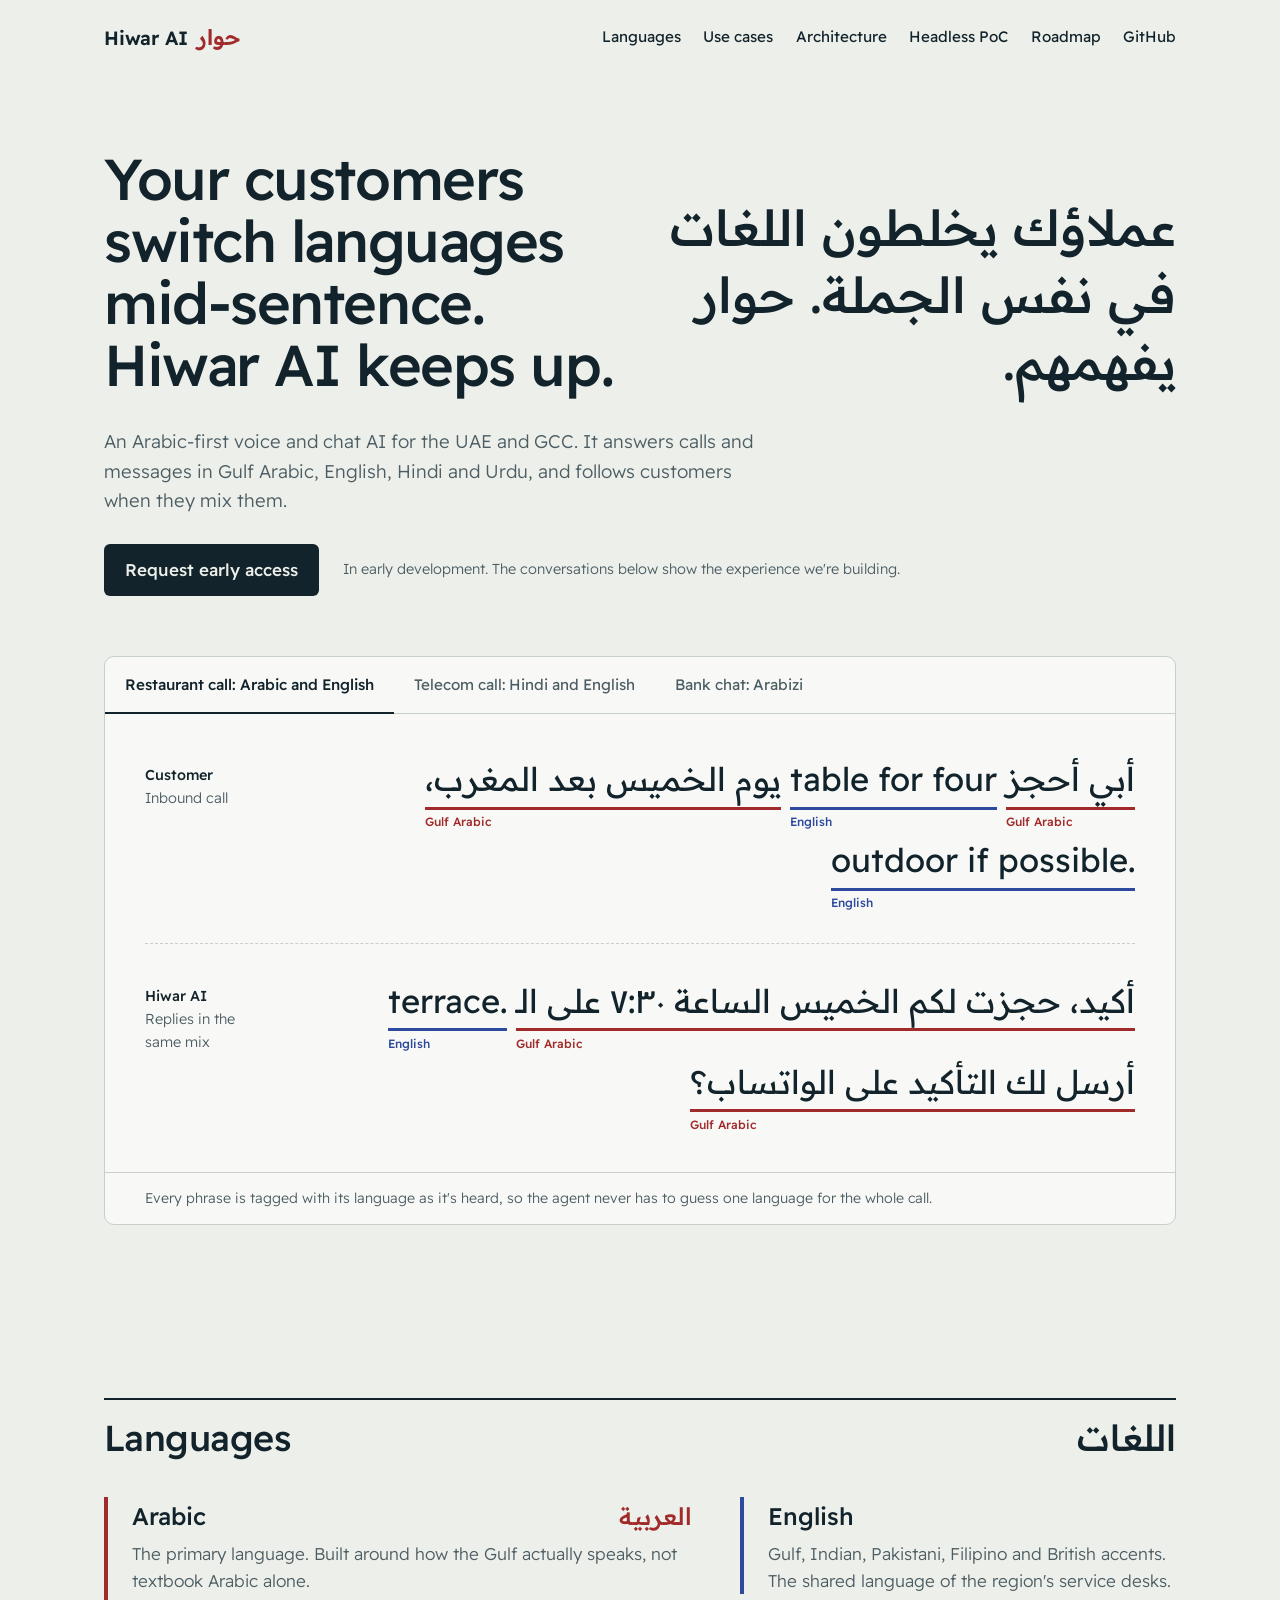
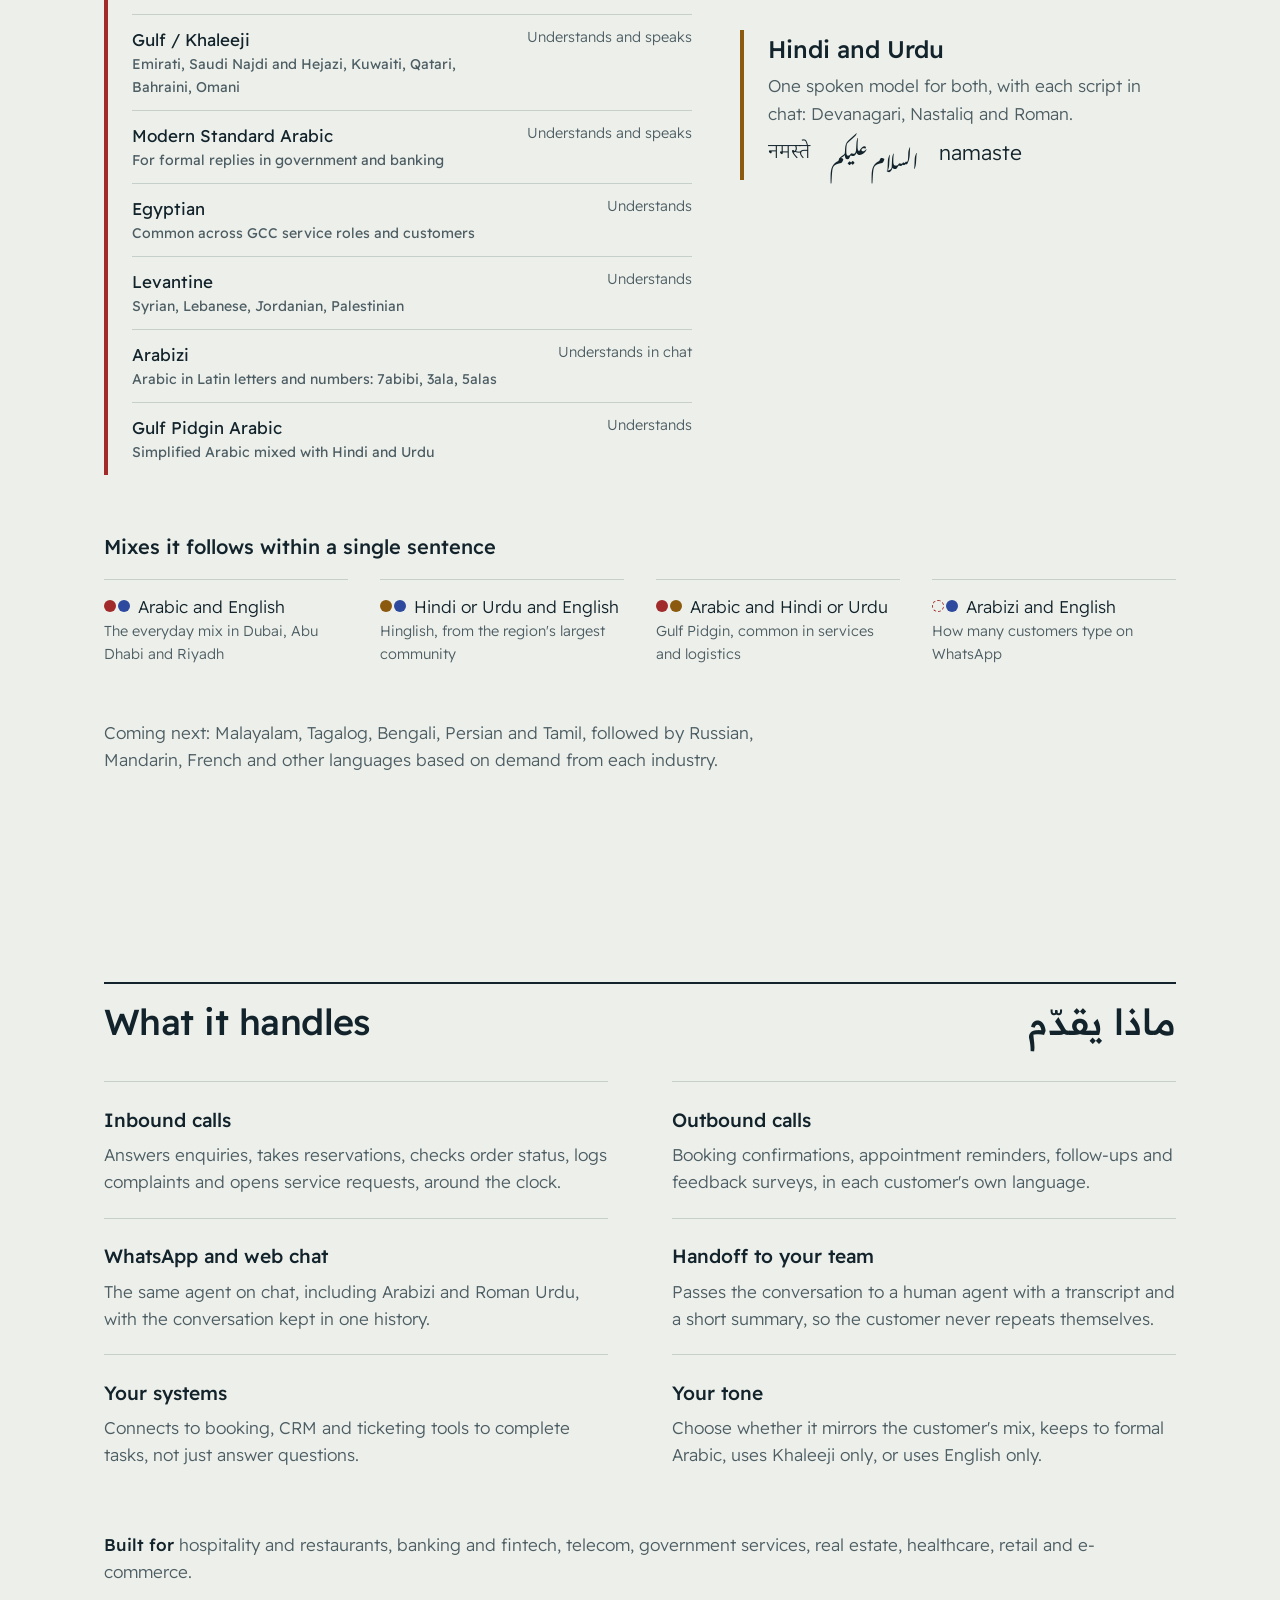
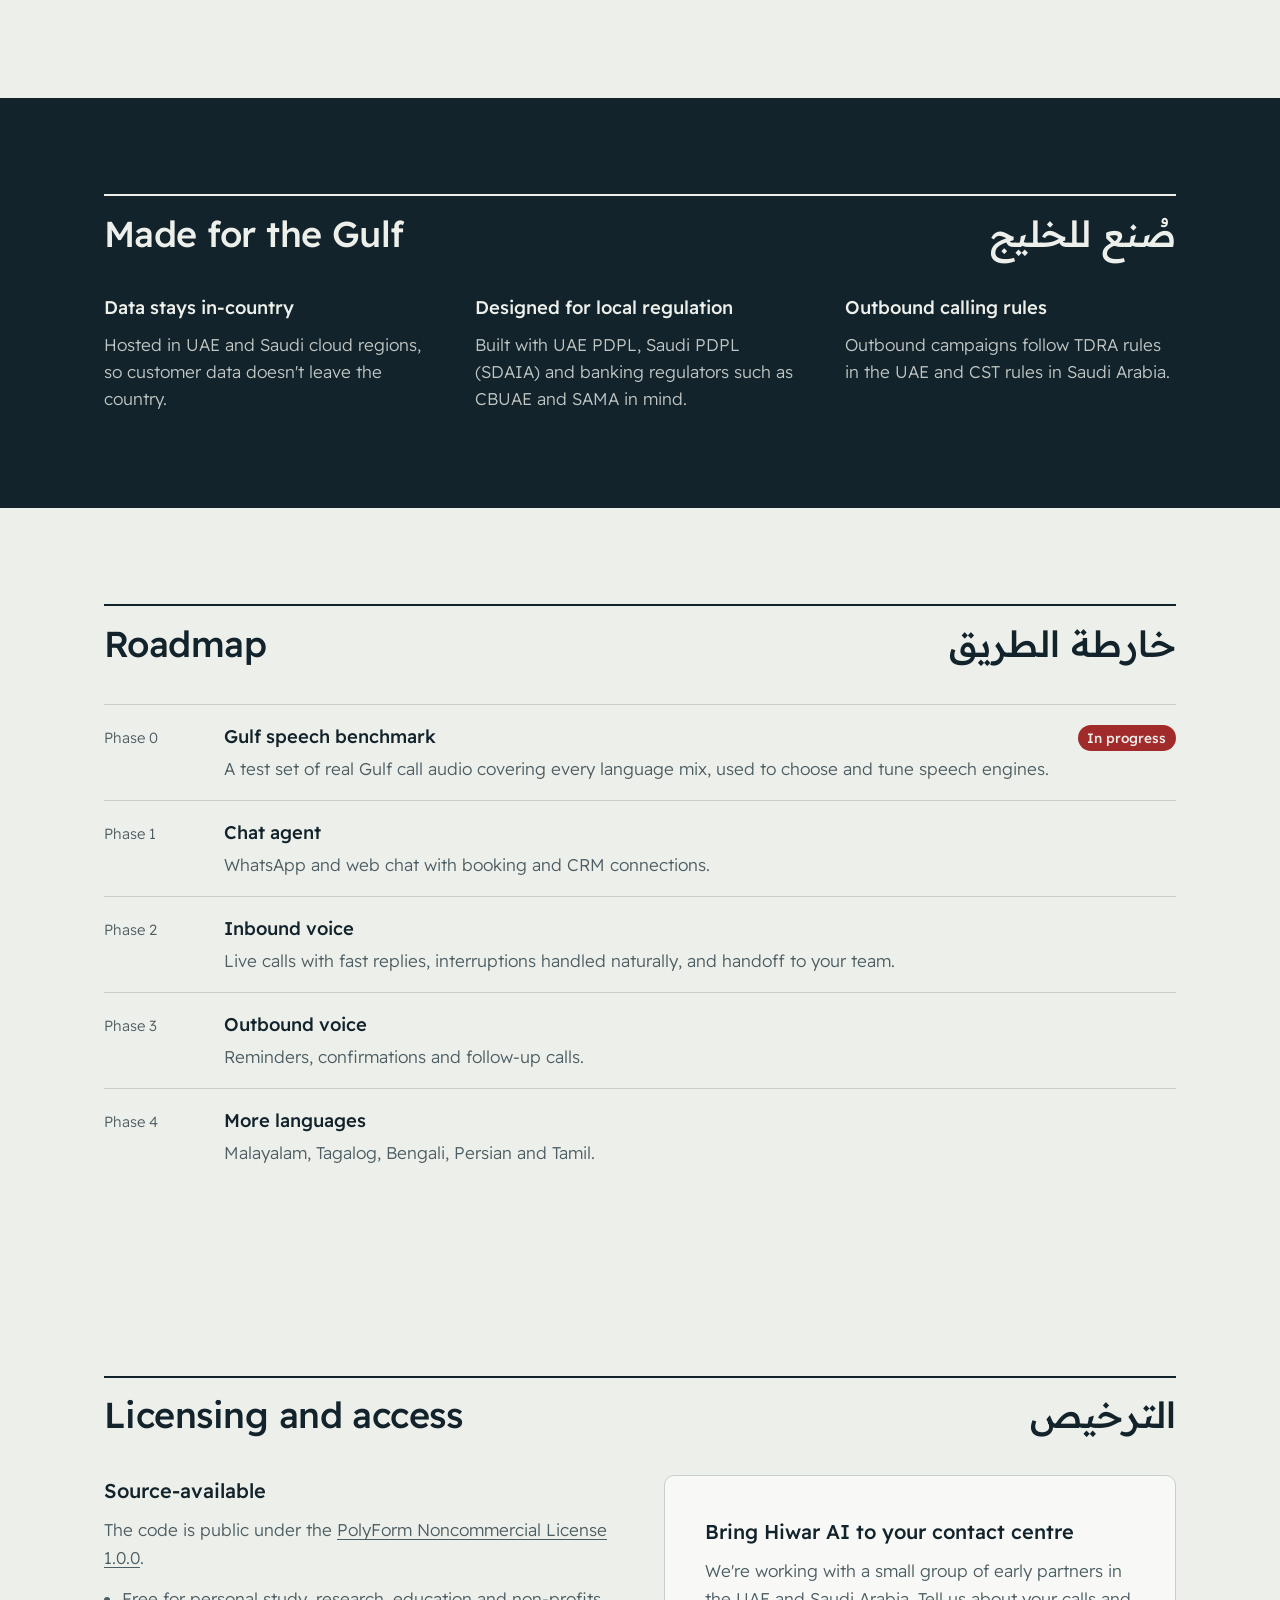
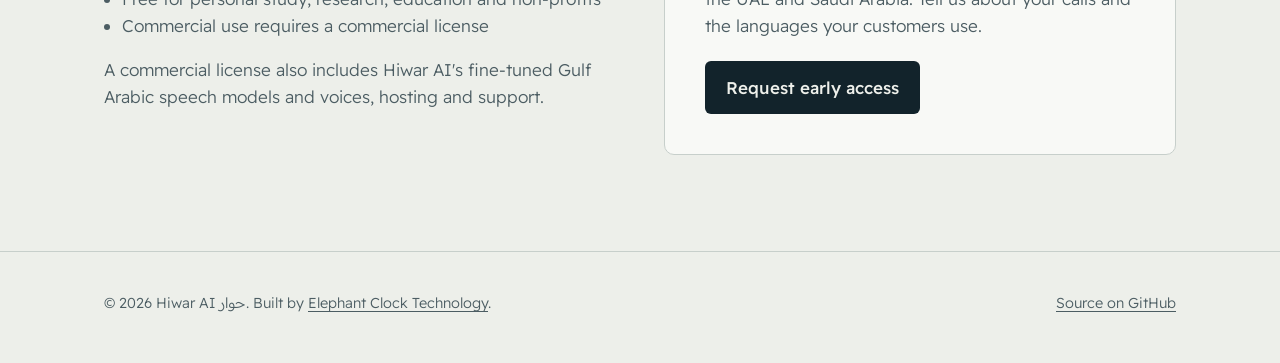
<file: docs/index.html>
<!doctype html>
<html lang="en">
<head>
<meta charset="utf-8">
<meta name="viewport" content="width=device-width, initial-scale=1">
<title>Hiwar AI | Arabic voice AI agent for UAE &amp; GCC: Gulf Arabic, English, Hindi, Urdu</title>
<meta name="description" content="Hiwar AI (حوار) is an Arabic-first multilingual conversational AI for the UAE and GCC. Voice and chat agents for customer calls, support, reservations, complaints and service requests in Gulf Arabic, MSA, English, Hindi and Urdu, with natural code-switching and Arabizi.">
<meta name="keywords" content="Arabic voice AI, Gulf Arabic AI, Khaleeji, Emirati Arabic, Saudi Arabic, conversational AI UAE, AI voice agent Dubai, Arabic chatbot, code-switching, Arabizi, Hindi Urdu voice AI, call center AI GCC, WhatsApp AI agent, customer service automation Saudi Arabia">
<link rel="canonical" href="https://elephantclock.github.io/hiwar-ai/">
<meta name="theme-color" content="#EDEFEA">

<meta property="og:type" content="website">
<meta property="og:site_name" content="Hiwar AI">
<meta property="og:title" content="Hiwar AI: Arabic-first conversational AI for the UAE & GCC">
<meta property="og:description" content="Voice and chat agents that understand Gulf Arabic, English, Hindi and Urdu, even when customers switch languages mid-sentence.">
<meta property="og:url" content="https://elephantclock.github.io/hiwar-ai/">
<meta property="og:locale" content="en_AE">
<meta property="og:locale:alternate" content="ar_AE">
<meta name="twitter:card" content="summary">
<meta name="twitter:title" content="Hiwar AI: Arabic-first conversational AI for the UAE & GCC">
<meta name="twitter:description" content="Voice and chat agents for Gulf Arabic, English, Hindi and Urdu, with code-switching and Arabizi.">

<link rel="icon" href="data:image/svg+xml,%3Csvg xmlns='http://www.w3.org/2000/svg' viewBox='0 0 32 32'%3E%3Crect width='32' height='32' rx='7' fill='%2312232B'/%3E%3Ctext x='16' y='22' font-size='17' text-anchor='middle' fill='%23EDEFEA' font-family='sans-serif'%3E%D8%AD%3C/text%3E%3C/svg%3E">

<link rel="preconnect" href="https://fonts.googleapis.com">
<link rel="preconnect" href="https://fonts.gstatic.com" crossorigin>
<link href="https://fonts.googleapis.com/css2?family=Readex+Pro:wght@300;400;500;600;700&family=Noto+Sans+Devanagari:wght@400;500&family=Noto+Nastaliq+Urdu:wght@400;500&display=swap" rel="stylesheet">

<script type="application/ld+json">
{
  "@context": "https://schema.org",
  "@type": "SoftwareApplication",
  "name": "Hiwar AI",
  "alternateName": "حوار",
  "applicationCategory": "BusinessApplication",
  "operatingSystem": "Cloud",
  "description": "Arabic-first multilingual conversational AI for the UAE and GCC: voice and chat agents for customer calls, support, reservations, complaints and service requests in Gulf Arabic, MSA, Egyptian and Levantine Arabic, English, Hindi and Urdu, with code-switching and Arabizi.",
  "inLanguage": ["ar", "en", "hi", "ur"],
  "areaServed": ["AE", "SA", "QA", "KW", "BH", "OM"],
  "url": "https://elephantclock.github.io/hiwar-ai/",
  "codeRepository": "https://github.com/elephantclock/hiwar-ai",
  "license": "https://polyformproject.org/licenses/noncommercial/1.0.0",
  "publisher": { "@type": "Organization", "name": "Elephant Clock Technology", "url": "https://elephantclock.tech" }
}
</script>

<style>
  :root {
    --ground: #EDEFEA;
    --paper: #F8F9F6;
    --ink: #12232B;
    --muted: #4C5D63;
    --rule: #C7CFCB;
    --ar: #A12B2B;
    --en: #2E4A9E;
    --hi: #8C5A0E;
    --focus: #2E4A9E;
    --latin: "Readex Pro", system-ui, sans-serif;
    --arabic: "Readex Pro", "Geeza Pro", "Noto Sans Arabic", sans-serif;
    --deva: "Noto Sans Devanagari", "Kohinoor Devanagari", sans-serif;
    --urdu: "Noto Nastaliq Urdu", "Noto Sans Arabic", serif;
    color-scheme: light;
  }
  @media (prefers-color-scheme: dark) {
    :root {
      --ground: #0F1C22;
      --paper: #16262D;
      --ink: #E4E9E6;
      --muted: #A3B1B4;
      --rule: #2C3E45;
      --ar: #E8857A;
      --en: #9DB0F0;
      --hi: #E2AA5A;
      --focus: #9DB0F0;
      color-scheme: dark;
    }
  }

  * { box-sizing: border-box; }
  html { -webkit-text-size-adjust: 100%; }
  body {
    margin: 0;
    background: var(--ground);
    color: var(--ink);
    font-family: var(--latin);
    font-weight: 300;
    font-size: 1.0625rem;
    line-height: 1.6;
  }
  [lang="ar"] { font-family: var(--arabic); }
  [lang="hi"] { font-family: var(--deva); }
  [lang="ur"] { font-family: var(--urdu); line-height: 2.1; }
  a { color: inherit; text-underline-offset: 0.2em; text-decoration-thickness: 1px; }
  a:hover { text-decoration-thickness: 2px; }
  :focus-visible { outline: 2px solid var(--focus); outline-offset: 3px; border-radius: 2px; }
  strong { font-weight: 500; }

  .wrap { max-width: 72rem; margin: 0 auto; padding-inline: clamp(1rem, 4vw, 2.5rem); }

  /* Header */
  .top { padding-block: 1.25rem; display: flex; align-items: center; justify-content: space-between; gap: 1rem; flex-wrap: wrap; }
  .mark { display: flex; align-items: baseline; gap: 0.6rem; text-decoration: none; }
  .mark-en { font-weight: 600; font-size: 1.2rem; letter-spacing: -0.01em; }
  .mark-ar { font-family: var(--arabic); font-weight: 600; font-size: 1.35rem; color: var(--ar); }
  .top nav { display: flex; gap: 1.4rem; flex-wrap: wrap; font-size: 0.95rem; font-weight: 400; }
  .top nav a { text-decoration: none; }
  .top nav a:hover { text-decoration: underline; }

  /* Bilingual sign headings: English left, Arabic right, as on UAE road signs */
  .sign {
    display: grid; grid-template-columns: 1fr auto; align-items: baseline; gap: 0.5rem 2rem;
    border-top: 2px solid var(--ink); padding-top: 0.9rem; margin-bottom: 2.25rem;
  }
  .sign h2 { margin: 0; font-size: clamp(1.6rem, 3.2vw, 2.25rem); font-weight: 500; letter-spacing: -0.015em; line-height: 1.15; }
  .sign p { margin: 0; font-family: var(--arabic); font-size: clamp(1.6rem, 3.2vw, 2.25rem); font-weight: 500; line-height: 1.3; text-align: right; }

  section { padding-block: clamp(3.5rem, 8vw, 6rem); }

  /* Hero */
  .hero { padding-block: clamp(2rem, 6vw, 4.5rem) clamp(3rem, 6vw, 5rem); }
  .hero-heads { display: grid; grid-template-columns: minmax(0, 1fr) minmax(0, 1fr); gap: 1.5rem 3rem; align-items: end; }
  .hero h1 { margin: 0; font-size: clamp(2.1rem, 4.6vw, 3.6rem); font-weight: 500; line-height: 1.08; letter-spacing: -0.025em; max-width: 16ch; }
  .hero .ar-head { margin: 0; font-family: var(--arabic); font-size: clamp(1.9rem, 4vw, 3.1rem); font-weight: 500; line-height: 1.35; text-align: right; color: var(--ink); }
  .lede { grid-column: 1 / -1; max-width: 60ch; font-size: 1.15rem; color: var(--muted); margin: 0.5rem 0 0; }
  .actions { display: flex; gap: 0.75rem 1.5rem; flex-wrap: wrap; align-items: center; margin-top: 1.75rem; }
  .btn {
    display: inline-block; background: var(--ink); color: var(--ground); text-decoration: none;
    font-weight: 500; padding: 0.8rem 1.3rem; border-radius: 6px;
  }
  .btn:hover { text-decoration: none; opacity: 0.9; }
  .status { font-size: 0.9rem; color: var(--muted); }

  /* Transcript specimen */
  .specimen { margin-top: clamp(2.5rem, 5vw, 3.75rem); background: var(--paper); border: 1px solid var(--rule); border-radius: 10px; }
  .tabs { display: flex; flex-wrap: wrap; border-bottom: 1px solid var(--rule); }
  .tabs button {
    font: inherit; font-size: 0.95rem; font-weight: 400; color: var(--muted); background: none; border: 0;
    padding: 0.95rem 1.25rem; cursor: pointer; border-bottom: 2px solid transparent; margin-bottom: -1px;
  }
  .tabs button[aria-selected="true"] { color: var(--ink); font-weight: 500; border-bottom-color: var(--ink); }
  .panel { padding: clamp(1.25rem, 3.5vw, 2.5rem); }
  .turn { display: grid; grid-template-columns: 7.5rem minmax(0, 1fr); gap: 0.5rem 1.5rem; align-items: start; }
  .turn + .turn { margin-top: 2rem; padding-top: 2rem; border-top: 1px dashed var(--rule); }
  .who { font-size: 0.9rem; color: var(--muted); padding-top: 0.6rem; }
  .who strong { display: block; color: var(--ink); }
  .utt { margin: 0; font-size: clamp(1.35rem, 2.8vw, 2.05rem); line-height: 1.5; font-weight: 400; display: flex; flex-wrap: wrap; gap: 0.35rem 0.55rem; }
  .utt[dir="rtl"] { justify-content: flex-start; }
  .seg { display: inline-flex; flex-direction: column; unicode-bidi: isolate; max-width: 100%; min-width: 0; }
  /* The segment's language colour drives the underline and tag; the words stay in ink */
  .seg.ar, .seg.az { --lc: var(--ar); }
  .seg.en { --lc: var(--en); }
  .seg.hi { --lc: var(--hi); }
  .seg > span:first-child { color: var(--ink); border-bottom: 3px solid var(--lc); padding-bottom: 0.1em; }
  .seg.az > span:first-child { border-bottom-style: dashed; }
  .seg small {
    font-family: var(--latin); font-size: 0.75rem; font-weight: 500; line-height: 1.2; margin-top: 0.35rem;
    direction: ltr; text-align: start; color: var(--lc);
  }
  .norm { grid-column: 2; margin: 0.9rem 0 0; font-size: 0.95rem; color: var(--muted); }
  .norm span[lang="ar"] { color: var(--ink); font-size: 1.1rem; }
  .note { padding: 0.9rem clamp(1.25rem, 3.5vw, 2.5rem); border-top: 1px solid var(--rule); font-size: 0.88rem; color: var(--muted); margin: 0; }
  @media (prefers-reduced-motion: no-preference) {
    .panel:not([hidden]) .seg { animation: rise 0.45s cubic-bezier(.2,.7,.2,1) both; animation-delay: calc(var(--i) * 90ms); }
    @keyframes rise { from { opacity: 0; transform: translateY(6px); } to { opacity: 1; transform: none; } }
  }

  /* Languages */
  .langs { display: grid; grid-template-columns: 1.35fr 1fr; gap: 3rem; }
  .lang-primary { border-left: 4px solid var(--ar); padding-left: 1.5rem; }
  .lang-primary h3, .lang-other h3 { margin: 0 0 0.25rem; font-size: 1.5rem; font-weight: 500; display: flex; justify-content: space-between; gap: 1rem; align-items: baseline; }
  .lang-primary h3 [lang="ar"] { color: var(--ar); }
  .role { margin: 0 0 1.25rem; color: var(--muted); }
  dl.varieties { margin: 0; display: grid; grid-template-columns: 1fr auto; }
  dl.varieties dt, dl.varieties dd { padding: 0.7rem 0; border-top: 1px solid var(--rule); margin: 0; }
  dl.varieties dt { font-weight: 400; }
  dl.varieties dt small { display: block; color: var(--muted); font-size: 0.88rem; }
  dl.varieties dd { text-align: right; font-size: 0.9rem; color: var(--muted); padding-left: 1rem; }
  .lang-other { padding-left: 1.5rem; margin-bottom: 2.25rem; }
  .lang-other.en { border-left: 4px solid var(--en); }
  .lang-other.hi { border-left: 4px solid var(--hi); }
  .lang-other p { margin: 0; color: var(--muted); }
  .script-row { display: flex; gap: 1.25rem; flex-wrap: wrap; margin-top: 0.6rem; font-size: 1.3rem; color: var(--ink); }
  .pairs { margin-top: 3.5rem; }
  .pairs h3 { font-size: 1.25rem; font-weight: 500; margin: 0 0 1rem; }
  .pairs ul { list-style: none; padding: 0; margin: 0; display: grid; grid-template-columns: repeat(auto-fit, minmax(15rem, 1fr)); gap: 0 2rem; }
  .pairs li { padding: 0.8rem 0; border-top: 1px solid var(--rule); }
  .pairs li small { display: block; color: var(--muted); font-size: 0.9rem; }
  .swatch { display: inline-block; width: 0.7em; height: 0.7em; border-radius: 50%; vertical-align: 0.05em; margin-right: 0.15em; }
  .swatch.ar { background: var(--ar); } .swatch.en { background: var(--en); } .swatch.hi { background: var(--hi); }
  .swatch.az { background: transparent; border: 1.5px dashed var(--ar); box-sizing: border-box; }
  .next { margin-top: 2.5rem; color: var(--muted); max-width: 65ch; }

  /* Use cases */
  .uses { display: grid; grid-template-columns: repeat(2, 1fr); gap: 0 4rem; }
  .use { padding: 1.4rem 0; border-top: 1px solid var(--rule); }
  .use h3 { margin: 0 0 0.35rem; font-size: 1.2rem; font-weight: 500; }
  .use p { margin: 0; color: var(--muted); max-width: 52ch; }
  .industries { margin-top: 2.5rem; color: var(--muted); }
  .industries strong { color: var(--ink); }

  /* Gulf section */
  .gulf { background: var(--ink); color: var(--ground); }
  .gulf .sign { border-top-color: var(--ground); }
  .gulf-grid { display: grid; grid-template-columns: repeat(3, 1fr); gap: 2.5rem; }
  .gulf-grid h3 { margin: 0 0 0.5rem; font-size: 1.15rem; font-weight: 500; }
  .gulf-grid p { margin: 0; opacity: 0.8; }

  /* Roadmap: a real sequence, so it is numbered */
  ol.road { list-style: none; padding: 0; margin: 0; counter-reset: phase -1; }
  ol.road li { counter-increment: phase; display: grid; grid-template-columns: 6rem 1fr auto; gap: 0.5rem 1.5rem; padding: 1.1rem 0; border-top: 1px solid var(--rule); align-items: baseline; }
  ol.road li::before { content: "Phase " counter(phase); color: var(--muted); font-size: 0.92rem; }
  ol.road h3 { margin: 0; font-size: 1.15rem; font-weight: 500; }
  ol.road p { margin: 0.2rem 0 0; color: var(--muted); }
  ol.road .now { font-size: 0.85rem; font-weight: 500; color: var(--ground); background: var(--ar); padding: 0.15rem 0.6rem; border-radius: 999px; white-space: nowrap; }

  /* License + CTA */
  .split { display: grid; grid-template-columns: 1fr 1fr; gap: 3rem; }
  .split h3 { margin: 0 0 0.6rem; font-size: 1.25rem; font-weight: 500; }
  .split p { margin: 0 0 0.9rem; color: var(--muted); max-width: 55ch; }
  .split ul { margin: 0 0 1rem; padding-left: 1.1rem; color: var(--muted); }
  .cta { background: var(--paper); border: 1px solid var(--rule); border-radius: 10px; padding: clamp(1.5rem, 4vw, 2.5rem); }
  .cta .btn { margin-top: 0.5rem; }

  footer { padding-block: 2.5rem 3rem; border-top: 1px solid var(--rule); font-size: 0.9rem; color: var(--muted); }
  footer .wrap { display: flex; justify-content: space-between; gap: 1rem; flex-wrap: wrap; }

  @media (max-width: 760px) {
    .hero-heads { grid-template-columns: 1fr; }
    .hero .ar-head { order: -1; }
    .sign { grid-template-columns: 1fr; }
    .sign p { order: -1; }
    .turn { grid-template-columns: minmax(0, 1fr); }
    .tabs button { padding: 0.75rem 1rem; }
    .who { padding-top: 0; }
    .norm { grid-column: 1; }
    .langs, .uses, .gulf-grid, .split { grid-template-columns: 1fr; }
    .uses { gap: 0; }
    ol.road li { grid-template-columns: 1fr; }
    ol.road .now { justify-self: start; }
  }
</style>
</head>
<body>

<header class="wrap top">
  <a class="mark" href="./" aria-label="Hiwar AI home">
    <span class="mark-en">Hiwar AI</span><span class="mark-ar" lang="ar">حوار</span>
  </a>
  <nav aria-label="Main">
    <a href="#languages">Languages</a>
    <a href="#use-cases">Use cases</a>
    <a href="architecture.html">Architecture</a>
    <a href="headless-architecture.html">Headless PoC</a>
    <a href="#roadmap">Roadmap</a>
    <a href="https://github.com/elephantclock/hiwar-ai">GitHub</a>
  </nav>
</header>

<main>
  <section class="hero wrap" aria-labelledby="hero-title">
    <div class="hero-heads">
      <h1 id="hero-title">Your customers switch languages mid-sentence. Hiwar AI keeps up.</h1>
      <p class="ar-head" lang="ar" dir="rtl">عملاؤك يخلطون اللغات في نفس الجملة. حوار يفهمهم.</p>
      <p class="lede">An Arabic-first voice and chat AI for the UAE and GCC. It answers calls and messages in Gulf Arabic, English, Hindi and Urdu, and follows customers when they mix them.</p>
    </div>
    <div class="actions">
      <a class="btn" href="https://github.com/elephantclock/hiwar-ai/issues/new?template=early-access.yml">Request early access</a>
      <span class="status">In early development. The conversations below show the experience we're building.</span>
    </div>

    <div class="specimen">
      <div class="tabs" role="tablist" aria-label="Example conversations">
        <button role="tab" id="tab-1" aria-controls="p-1" aria-selected="true">Restaurant call: Arabic and English</button>
        <button role="tab" id="tab-2" aria-controls="p-2" aria-selected="false" tabindex="-1">Telecom call: Hindi and English</button>
        <button role="tab" id="tab-3" aria-controls="p-3" aria-selected="false" tabindex="-1">Bank chat: Arabizi</button>
      </div>

      <div class="panel" role="tabpanel" id="p-1" aria-labelledby="tab-1">
        <div class="turn">
          <div class="who"><strong>Customer</strong>Inbound call</div>
          <p class="utt" dir="rtl">
            <span class="seg ar" lang="ar" style="--i:0"><span>أبي أحجز</span><small>Gulf Arabic</small></span>
            <span class="seg en" lang="en" dir="ltr" style="--i:1"><span>table for four</span><small>English</small></span>
            <span class="seg ar" lang="ar" style="--i:2"><span>يوم الخميس بعد المغرب،</span><small>Gulf Arabic</small></span>
            <span class="seg en" lang="en" dir="ltr" style="--i:3"><span>outdoor if possible.</span><small>English</small></span>
          </p>
        </div>
        <div class="turn">
          <div class="who"><strong>Hiwar AI</strong>Replies in the same mix</div>
          <p class="utt" dir="rtl">
            <span class="seg ar" lang="ar" style="--i:4"><span>أكيد، حجزت لكم الخميس الساعة ٧:٣٠ على الـ</span><small>Gulf Arabic</small></span>
            <span class="seg en" lang="en" dir="ltr" style="--i:5"><span>terrace.</span><small>English</small></span>
            <span class="seg ar" lang="ar" style="--i:6"><span>أرسل لك التأكيد على الواتساب؟</span><small>Gulf Arabic</small></span>
          </p>
        </div>
      </div>

      <div class="panel" role="tabpanel" id="p-2" aria-labelledby="tab-2" hidden>
        <div class="turn">
          <div class="who"><strong>Customer</strong>Service request</div>
          <p class="utt">
            <span class="seg hi" lang="hi" style="--i:0"><span>मेरा इंटरनेट सुबह से बंद है,</span><small>Hindi</small></span>
            <span class="seg en" lang="en" style="--i:1"><span>router restart</span><small>English</small></span>
            <span class="seg hi" lang="hi" style="--i:2"><span>भी किया,</span><small>Hindi</small></span>
            <span class="seg en" lang="en" style="--i:3"><span>but still no signal.</span><small>English</small></span>
          </p>
        </div>
        <div class="turn">
          <div class="who"><strong>Hiwar AI</strong>Replies in the same mix</div>
          <p class="utt">
            <span class="seg hi" lang="hi" style="--i:4"><span>समझ गया।</span><small>Hindi</small></span>
            <span class="seg en" lang="en" style="--i:5"><span>There's an outage in your area,</span><small>English</small></span>
            <span class="seg hi" lang="hi" style="--i:6"><span>दो घंटे में ठीक हो जाएगा। मैं आपको SMS भेज दूँ?</span><small>Hindi</small></span>
          </p>
        </div>
      </div>

      <div class="panel" role="tabpanel" id="p-3" aria-labelledby="tab-3" hidden>
        <div class="turn">
          <div class="who"><strong>Customer</strong>WhatsApp</div>
          <p class="utt">
            <span class="seg az" lang="ar-Latn" style="--i:0"><span>mar7aba, abi a3rf</span><small>Arabizi</small></span>
            <span class="seg en" lang="en" style="--i:1"><span>credit card limit</span><small>English</small></span>
            <span class="seg az" lang="ar-Latn" style="--i:2"><span>maly kam?</span><small>Arabizi</small></span>
          </p>
          <p class="norm">Understood as: <span lang="ar" dir="rtl">مرحبا، أبي أعرف الـ credit card limit مالي كم؟</span></p>
        </div>
        <div class="turn">
          <div class="who"><strong>Hiwar AI</strong>Replies in the same style</div>
          <p class="utt">
            <span class="seg az" lang="ar-Latn" style="--i:3"><span>Hala! El limit 7aqk</span><small>Arabizi</small></span>
            <span class="seg en" lang="en" style="--i:4"><span>AED 25,000</span><small>English</small></span>
            <span class="seg az" lang="ar-Latn" style="--i:5"><span>w el mutawafer al7en</span><small>Arabizi</small></span>
            <span class="seg en" lang="en" style="--i:6"><span>AED 18,400.</span><small>English</small></span>
          </p>
        </div>
      </div>
      <p class="note">Every phrase is tagged with its language as it's heard, so the agent never has to guess one language for the whole call.</p>
    </div>
  </section>

  <section id="languages" class="wrap" aria-labelledby="lang-title">
    <div class="sign"><h2 id="lang-title">Languages</h2><p lang="ar" dir="rtl">اللغات</p></div>
    <div class="langs">
      <div class="lang-primary">
        <h3><span>Arabic</span><span lang="ar">العربية</span></h3>
        <p class="role">The primary language. Built around how the Gulf actually speaks, not textbook Arabic alone.</p>
        <dl class="varieties">
          <dt>Gulf / Khaleeji<small>Emirati, Saudi Najdi and Hejazi, Kuwaiti, Qatari, Bahraini, Omani</small></dt><dd>Understands and speaks</dd>
          <dt>Modern Standard Arabic<small>For formal replies in government and banking</small></dt><dd>Understands and speaks</dd>
          <dt>Egyptian<small>Common across GCC service roles and customers</small></dt><dd>Understands</dd>
          <dt>Levantine<small>Syrian, Lebanese, Jordanian, Palestinian</small></dt><dd>Understands</dd>
          <dt>Arabizi<small>Arabic in Latin letters and numbers: 7abibi, 3ala, 5alas</small></dt><dd>Understands in chat</dd>
          <dt>Gulf Pidgin Arabic<small>Simplified Arabic mixed with Hindi and Urdu</small></dt><dd>Understands</dd>
        </dl>
      </div>
      <div>
        <div class="lang-other en">
          <h3><span>English</span></h3>
          <p>Gulf, Indian, Pakistani, Filipino and British accents. The shared language of the region's service desks.</p>
        </div>
        <div class="lang-other hi">
          <h3><span>Hindi and Urdu</span></h3>
          <p>One spoken model for both, with each script in chat: Devanagari, Nastaliq and Roman.</p>
          <div class="script-row"><span lang="hi">नमस्ते</span><span lang="ur" dir="rtl">السلام علیکم</span><span>namaste</span></div>
        </div>
      </div>
    </div>

    <div class="pairs">
      <h3>Mixes it follows within a single sentence</h3>
      <ul>
        <li><span class="swatch ar"></span><span class="swatch en"></span> Arabic and English<small>The everyday mix in Dubai, Abu Dhabi and Riyadh</small></li>
        <li><span class="swatch hi"></span><span class="swatch en"></span> Hindi or Urdu and English<small>Hinglish, from the region's largest community</small></li>
        <li><span class="swatch ar"></span><span class="swatch hi"></span> Arabic and Hindi or Urdu<small>Gulf Pidgin, common in services and logistics</small></li>
        <li><span class="swatch az"></span><span class="swatch en"></span> Arabizi and English<small>How many customers type on WhatsApp</small></li>
      </ul>
    </div>
    <p class="next">Coming next: Malayalam, Tagalog, Bengali, Persian and Tamil, followed by Russian, Mandarin, French and other languages based on demand from each industry.</p>
  </section>

  <section id="use-cases" class="wrap" aria-labelledby="use-title">
    <div class="sign"><h2 id="use-title">What it handles</h2><p lang="ar" dir="rtl">ماذا يقدّم</p></div>
    <div class="uses">
      <div class="use"><h3>Inbound calls</h3><p>Answers enquiries, takes reservations, checks order status, logs complaints and opens service requests, around the clock.</p></div>
      <div class="use"><h3>Outbound calls</h3><p>Booking confirmations, appointment reminders, follow-ups and feedback surveys, in each customer's own language.</p></div>
      <div class="use"><h3>WhatsApp and web chat</h3><p>The same agent on chat, including Arabizi and Roman Urdu, with the conversation kept in one history.</p></div>
      <div class="use"><h3>Handoff to your team</h3><p>Passes the conversation to a human agent with a transcript and a short summary, so the customer never repeats themselves.</p></div>
      <div class="use"><h3>Your systems</h3><p>Connects to booking, CRM and ticketing tools to complete tasks, not just answer questions.</p></div>
      <div class="use"><h3>Your tone</h3><p>Choose whether it mirrors the customer's mix, keeps to formal Arabic, uses Khaleeji only, or uses English only.</p></div>
    </div>
    <p class="industries"><strong>Built for</strong> hospitality and restaurants, banking and fintech, telecom, government services, real estate, healthcare, retail and e-commerce.</p>
  </section>

  <section class="gulf" aria-labelledby="gulf-title">
    <div class="wrap">
      <div class="sign"><h2 id="gulf-title">Made for the Gulf</h2><p lang="ar" dir="rtl">صُنع للخليج</p></div>
      <div class="gulf-grid">
        <div><h3>Data stays in-country</h3><p>Hosted in UAE and Saudi cloud regions, so customer data doesn't leave the country.</p></div>
        <div><h3>Designed for local regulation</h3><p>Built with UAE PDPL, Saudi PDPL (SDAIA) and banking regulators such as CBUAE and SAMA in mind.</p></div>
        <div><h3>Outbound calling rules</h3><p>Outbound campaigns follow TDRA rules in the UAE and CST rules in Saudi Arabia.</p></div>
      </div>
    </div>
  </section>

  <section id="roadmap" class="wrap" aria-labelledby="road-title">
    <div class="sign"><h2 id="road-title">Roadmap</h2><p lang="ar" dir="rtl">خارطة الطريق</p></div>
    <ol class="road">
      <li><div><h3>Gulf speech benchmark</h3><p>A test set of real Gulf call audio covering every language mix, used to choose and tune speech engines.</p></div><span class="now">In progress</span></li>
      <li><div><h3>Chat agent</h3><p>WhatsApp and web chat with booking and CRM connections.</p></div><span></span></li>
      <li><div><h3>Inbound voice</h3><p>Live calls with fast replies, interruptions handled naturally, and handoff to your team.</p></div><span></span></li>
      <li><div><h3>Outbound voice</h3><p>Reminders, confirmations and follow-up calls.</p></div><span></span></li>
      <li><div><h3>More languages</h3><p>Malayalam, Tagalog, Bengali, Persian and Tamil.</p></div><span></span></li>
    </ol>
  </section>

  <section id="license" class="wrap" aria-labelledby="lic-title">
    <div class="sign"><h2 id="lic-title">Licensing and access</h2><p lang="ar" dir="rtl">الترخيص</p></div>
    <div class="split">
      <div>
        <h3>Source-available</h3>
        <p>The code is public under the <a href="https://polyformproject.org/licenses/noncommercial/1.0.0">PolyForm Noncommercial License 1.0.0</a>.</p>
        <ul>
          <li>Free for personal study, research, education and non-profits</li>
          <li>Commercial use requires a commercial license</li>
        </ul>
        <p>A commercial license also includes Hiwar AI's fine-tuned Gulf Arabic speech models and voices, hosting and support.</p>
      </div>
      <div class="cta">
        <h3>Bring Hiwar AI to your contact centre</h3>
        <p>We're working with a small group of early partners in the UAE and Saudi Arabia. Tell us about your calls and the languages your customers use.</p>
        <a class="btn" href="https://github.com/elephantclock/hiwar-ai/issues/new?template=early-access.yml">Request early access</a>
      </div>
    </div>
  </section>
</main>

<footer>
  <div class="wrap">
    <span>© 2026 Hiwar AI <span lang="ar">حوار</span>. Built by <a href="https://elephantclock.tech">Elephant Clock Technology</a>.</span>
    <a href="https://github.com/elephantclock/hiwar-ai">Source on GitHub</a>
  </div>
</footer>

<script>
  (function () {
    var tabs = Array.prototype.slice.call(document.querySelectorAll('[role="tab"]'));
    function select(tab) {
      tabs.forEach(function (t) {
        var on = t === tab;
        t.setAttribute('aria-selected', on);
        t.tabIndex = on ? 0 : -1;
        document.getElementById(t.getAttribute('aria-controls')).hidden = !on;
      });
    }
    tabs.forEach(function (t, i) {
      t.addEventListener('click', function () { select(t); });
      t.addEventListener('keydown', function (e) {
        var d = e.key === 'ArrowRight' ? 1 : e.key === 'ArrowLeft' ? -1 : 0;
        if (!d) return;
        var n = tabs[(i + d + tabs.length) % tabs.length];
        select(n); n.focus(); e.preventDefault();
      });
    });
  })();
</script>
</body>
</html>
</file>
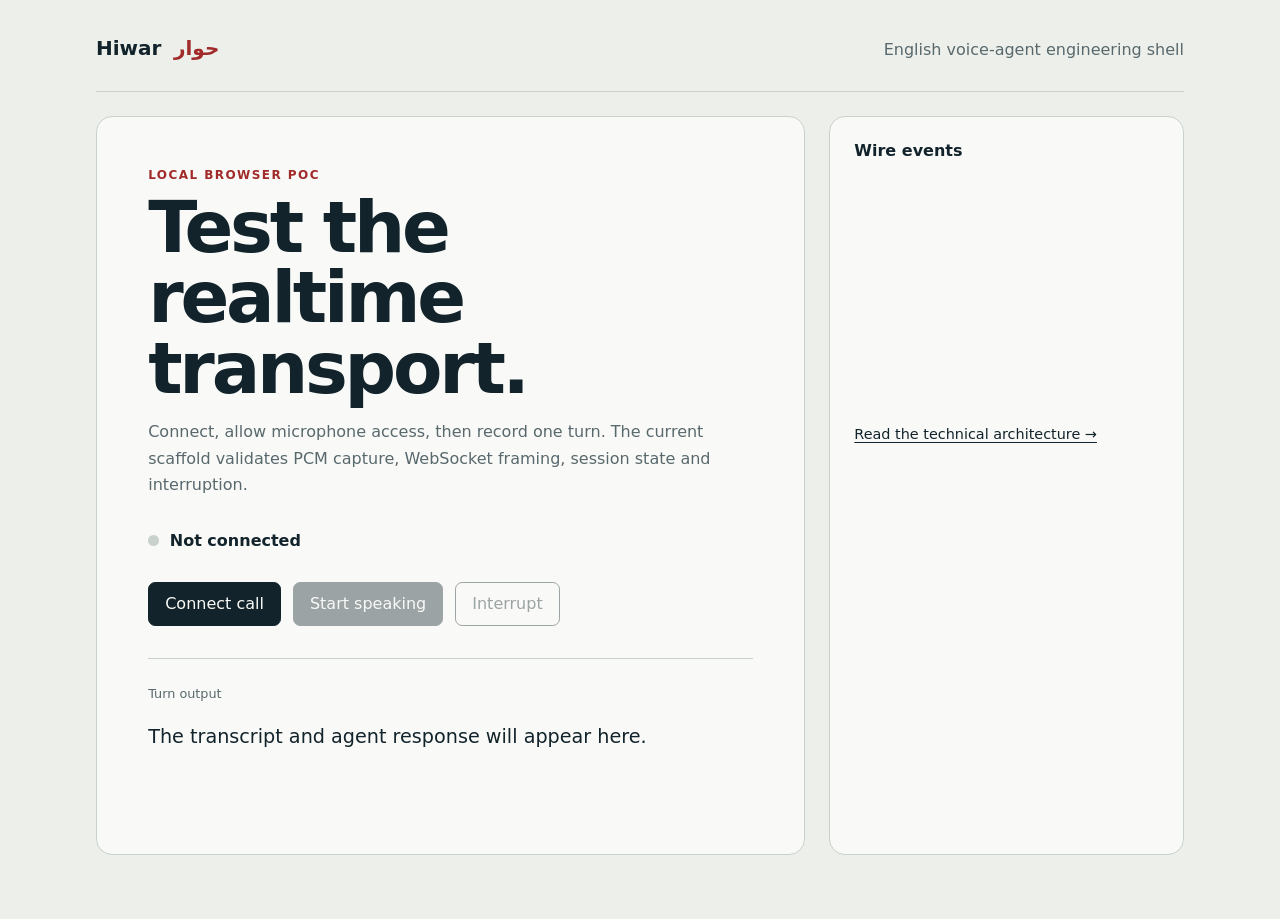
<file: poc/web/index.html>
<!doctype html>
<html lang="en">
<head>
  <meta charset="utf-8">
  <meta name="viewport" content="width=device-width, initial-scale=1">
  <meta name="description" content="Hiwar browser voice agent engineering proof of concept">
  <title>Hiwar Voice PoC</title>
  <link rel="stylesheet" href="./styles.css">
</head>
<body>
  <main class="shell">
    <header>
      <a class="brand" href="https://elephantclock.github.io/hiwar-ai/">Hiwar <span lang="ar">حوار</span></a>
      <p>English voice-agent engineering shell</p>
    </header>

    <section class="call-card" aria-labelledby="call-title">
      <div class="eyebrow">Local browser PoC</div>
      <h1 id="call-title">Test the realtime transport.</h1>
      <p class="intro">
        Connect, allow microphone access, then record one turn. The current scaffold
        validates PCM capture, WebSocket framing, session state and interruption.
      </p>

      <div class="status-row" aria-live="polite">
        <span class="pulse" aria-hidden="true"></span>
        <strong id="status" data-tone="idle">Not connected</strong>
      </div>

      <div class="controls">
        <button id="connect" type="button">Connect call</button>
        <button id="record" type="button" disabled>Start speaking</button>
        <button id="interrupt" class="secondary" type="button" disabled>Interrupt</button>
      </div>

      <div class="transcript">
        <span>Turn output</span>
        <p id="transcript">The transcript and agent response will appear here.</p>
      </div>
    </section>

    <aside class="event-panel" aria-labelledby="events-title">
      <h2 id="events-title">Wire events</h2>
      <ol id="events" reversed></ol>
      <a href="https://elephantclock.github.io/hiwar-ai/architecture.html">Read the technical architecture →</a>
    </aside>
  </main>
  <script type="module" src="./call.js"></script>
</body>
</html>
</file>
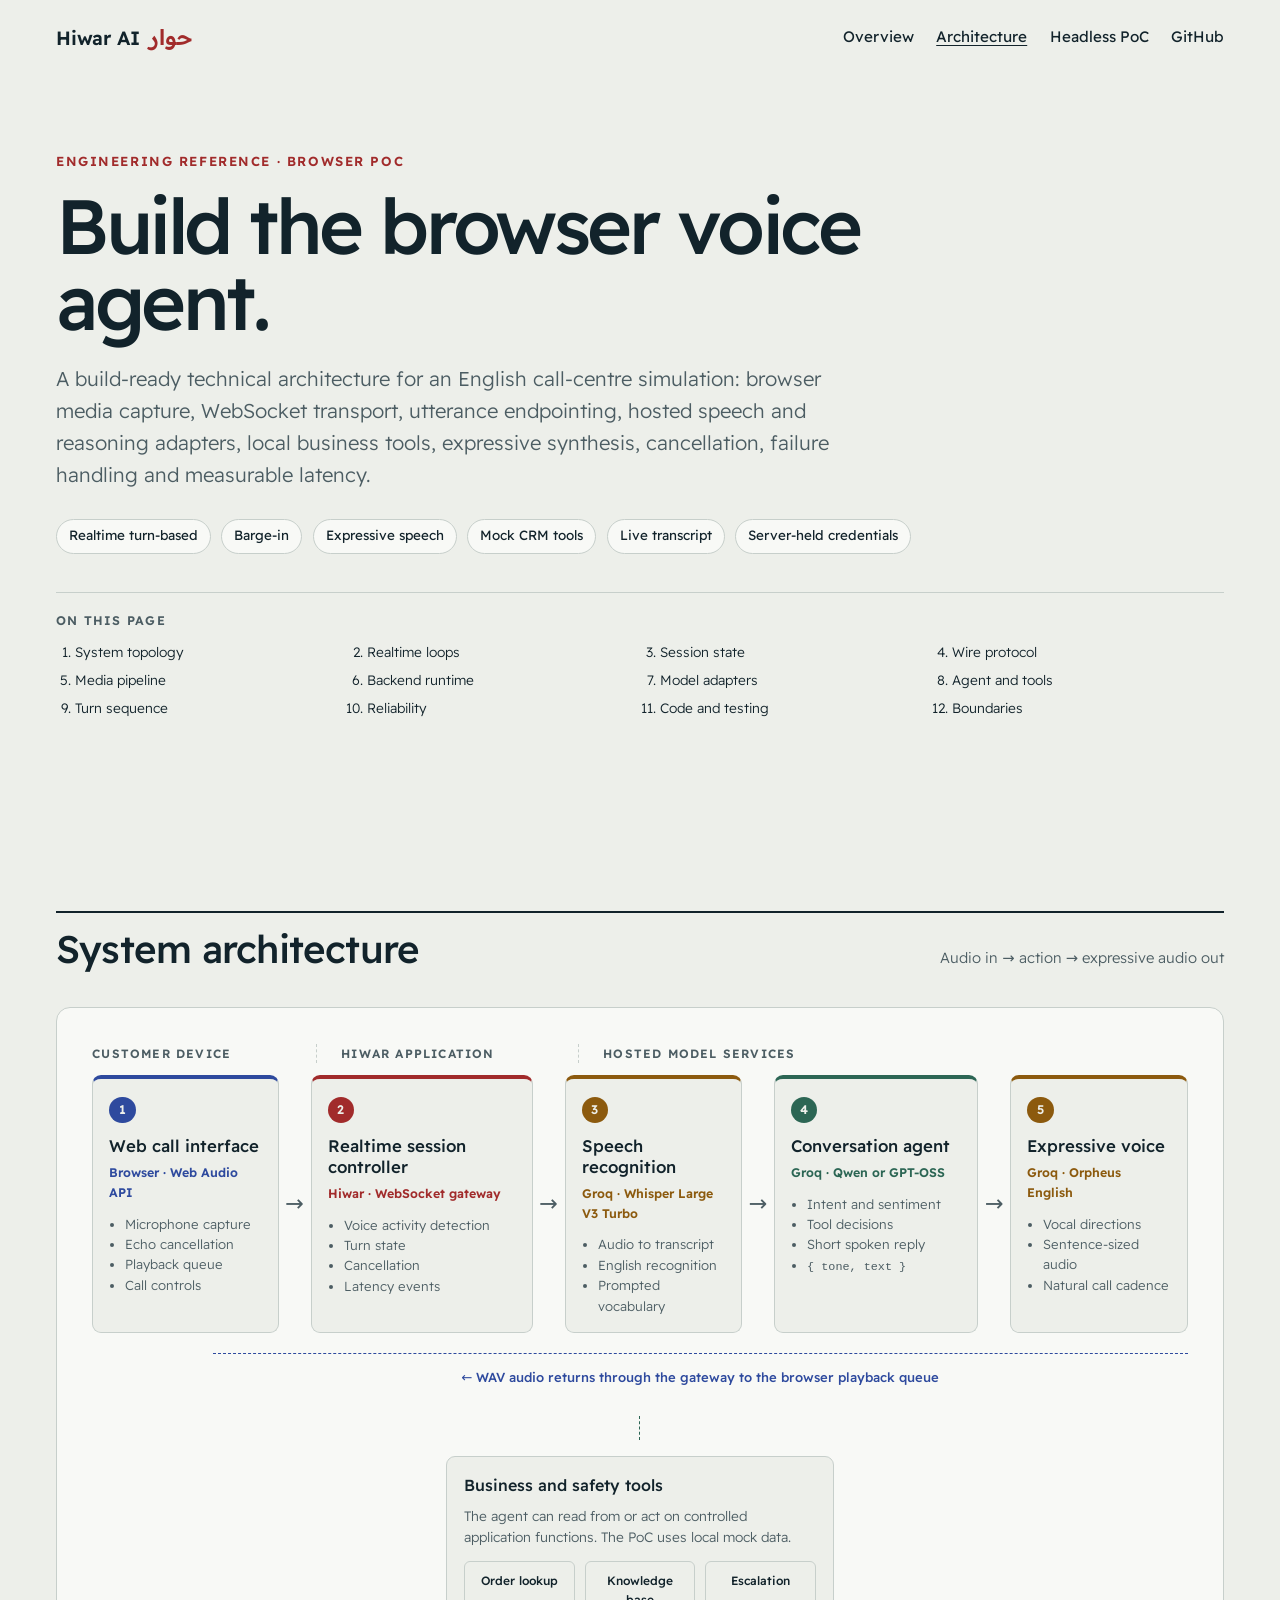
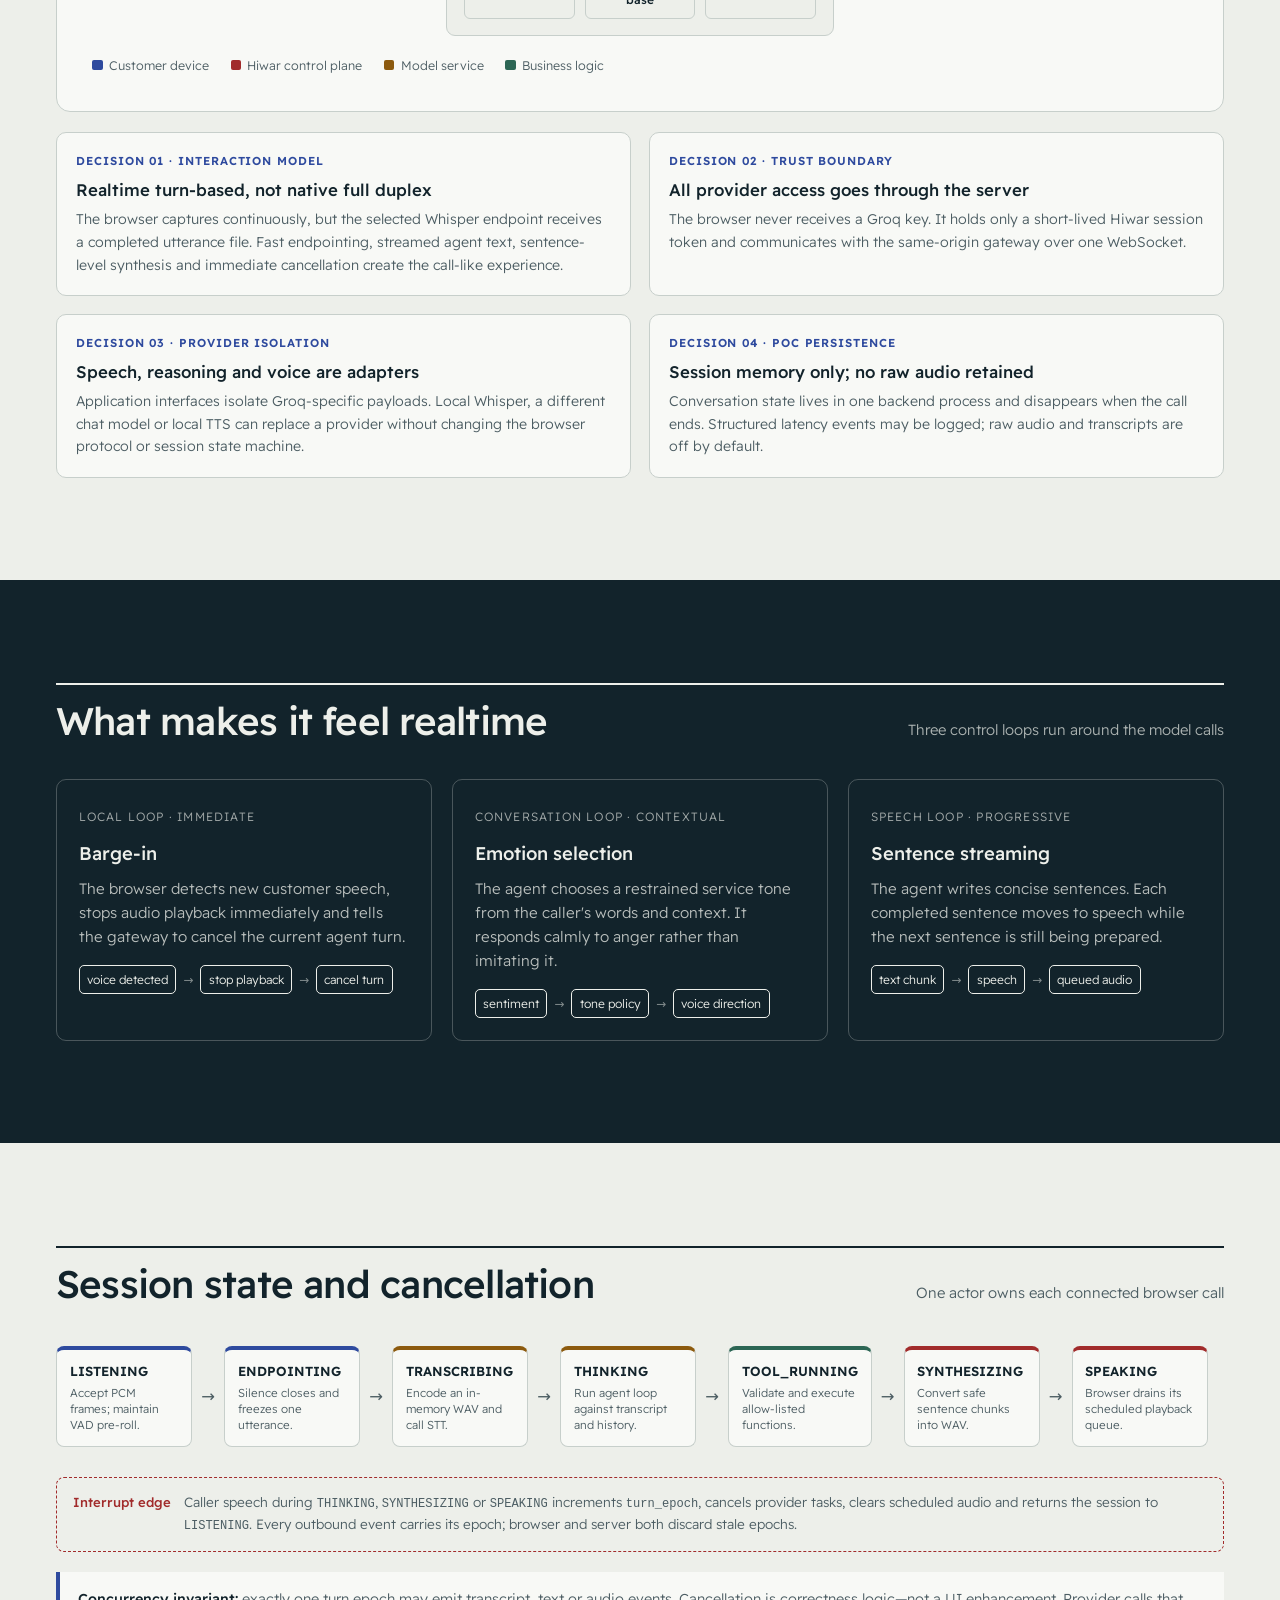
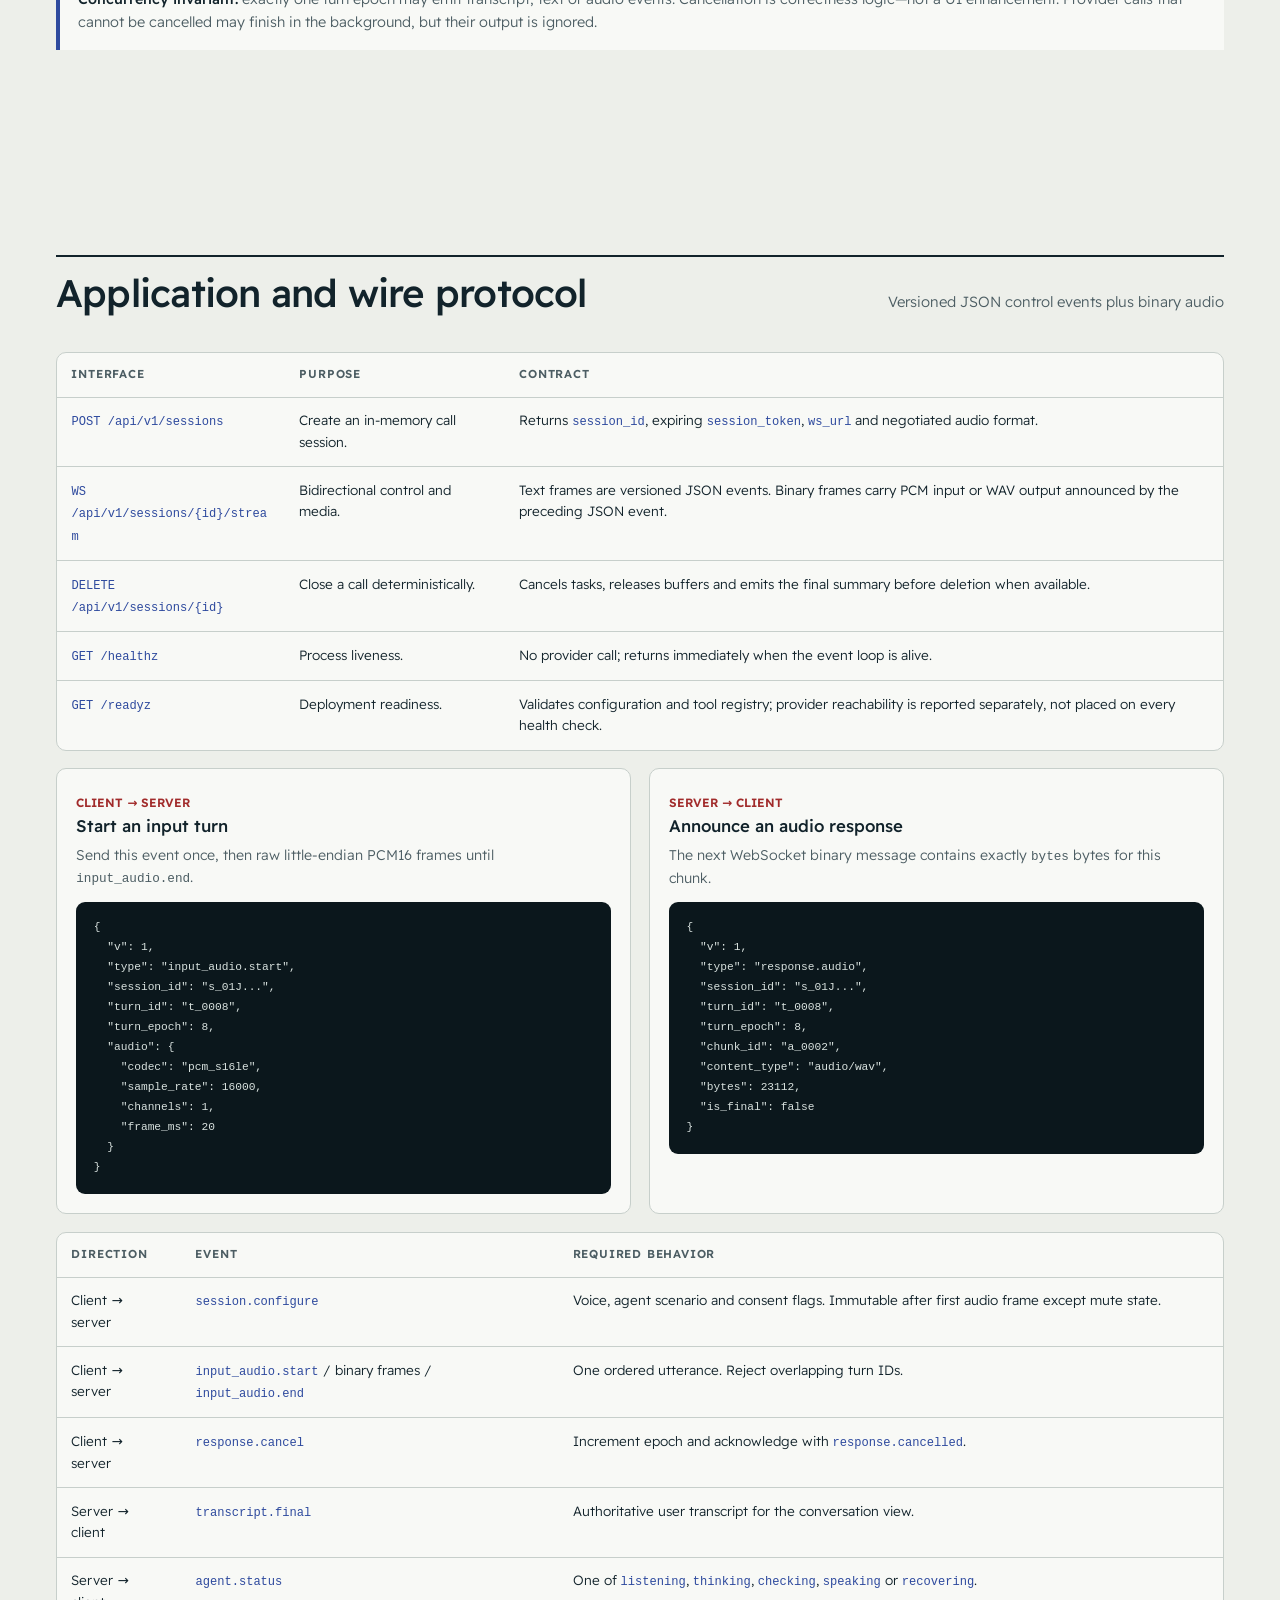
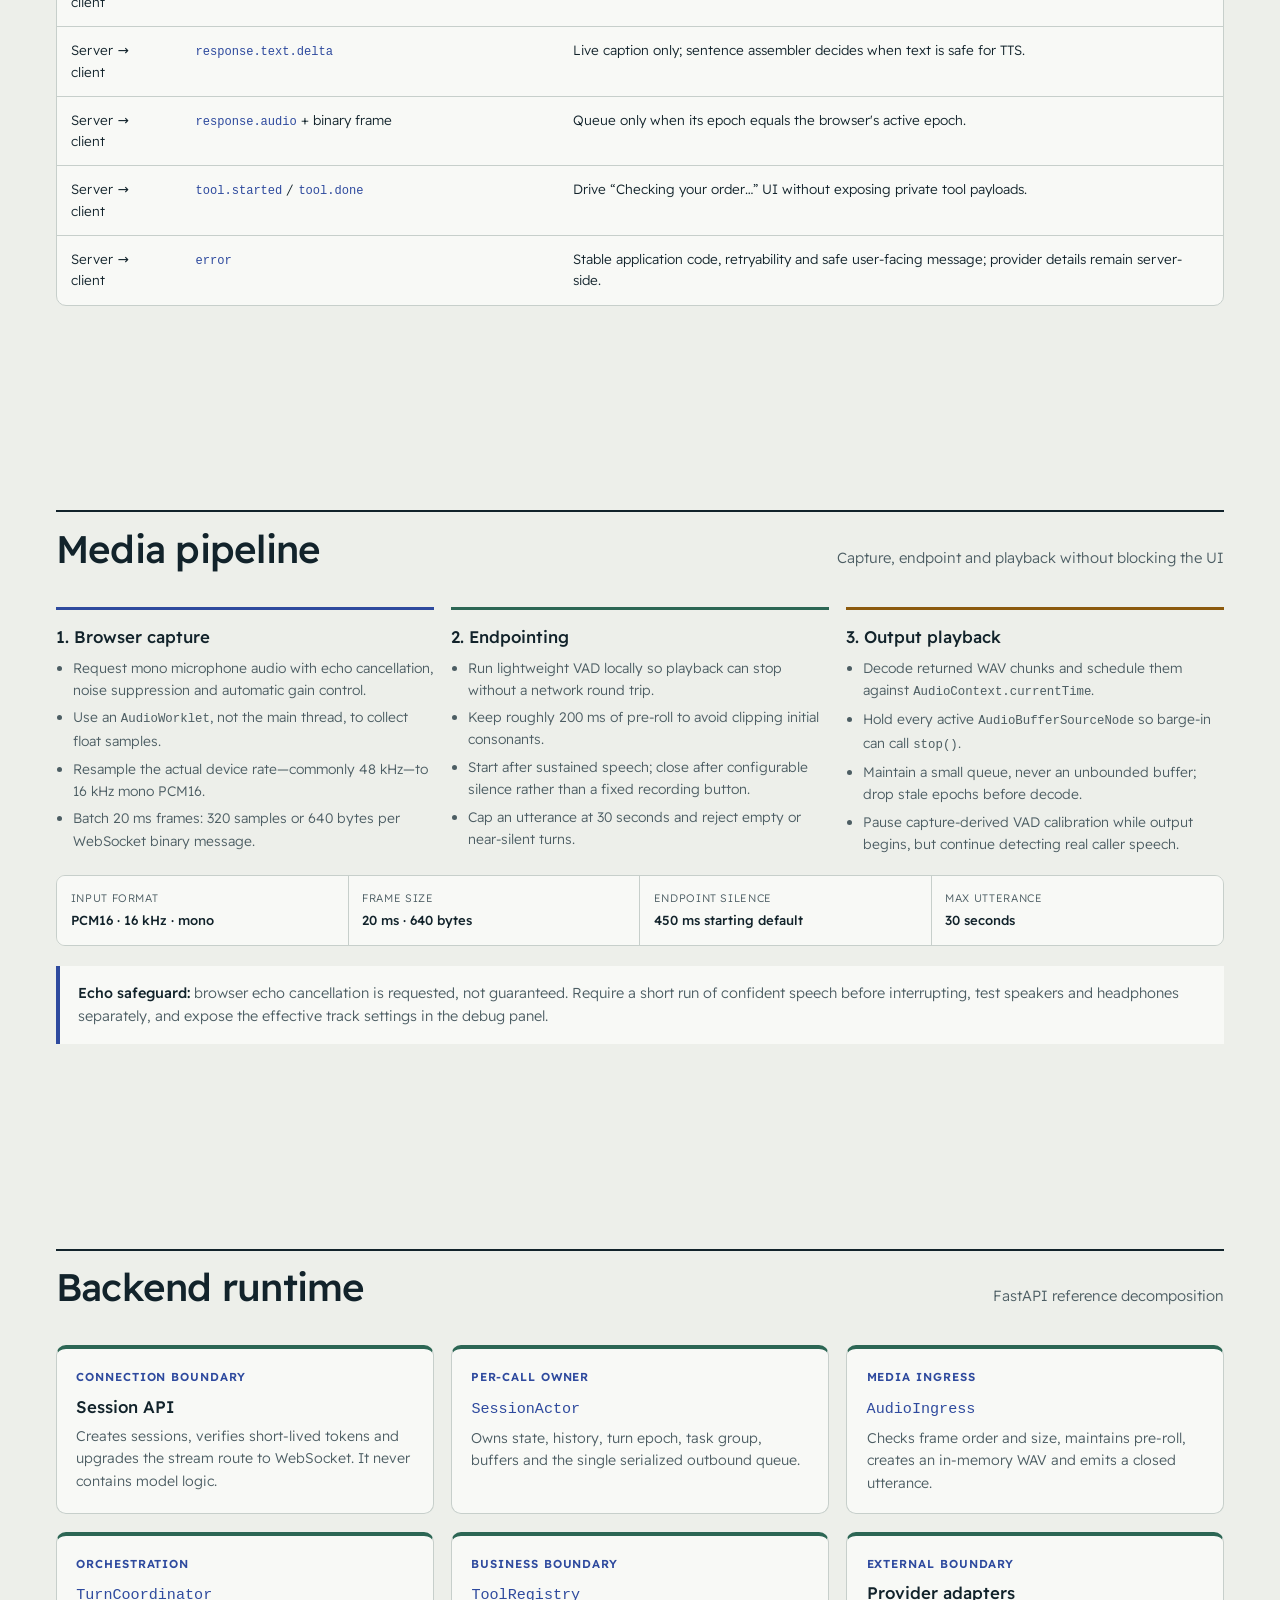
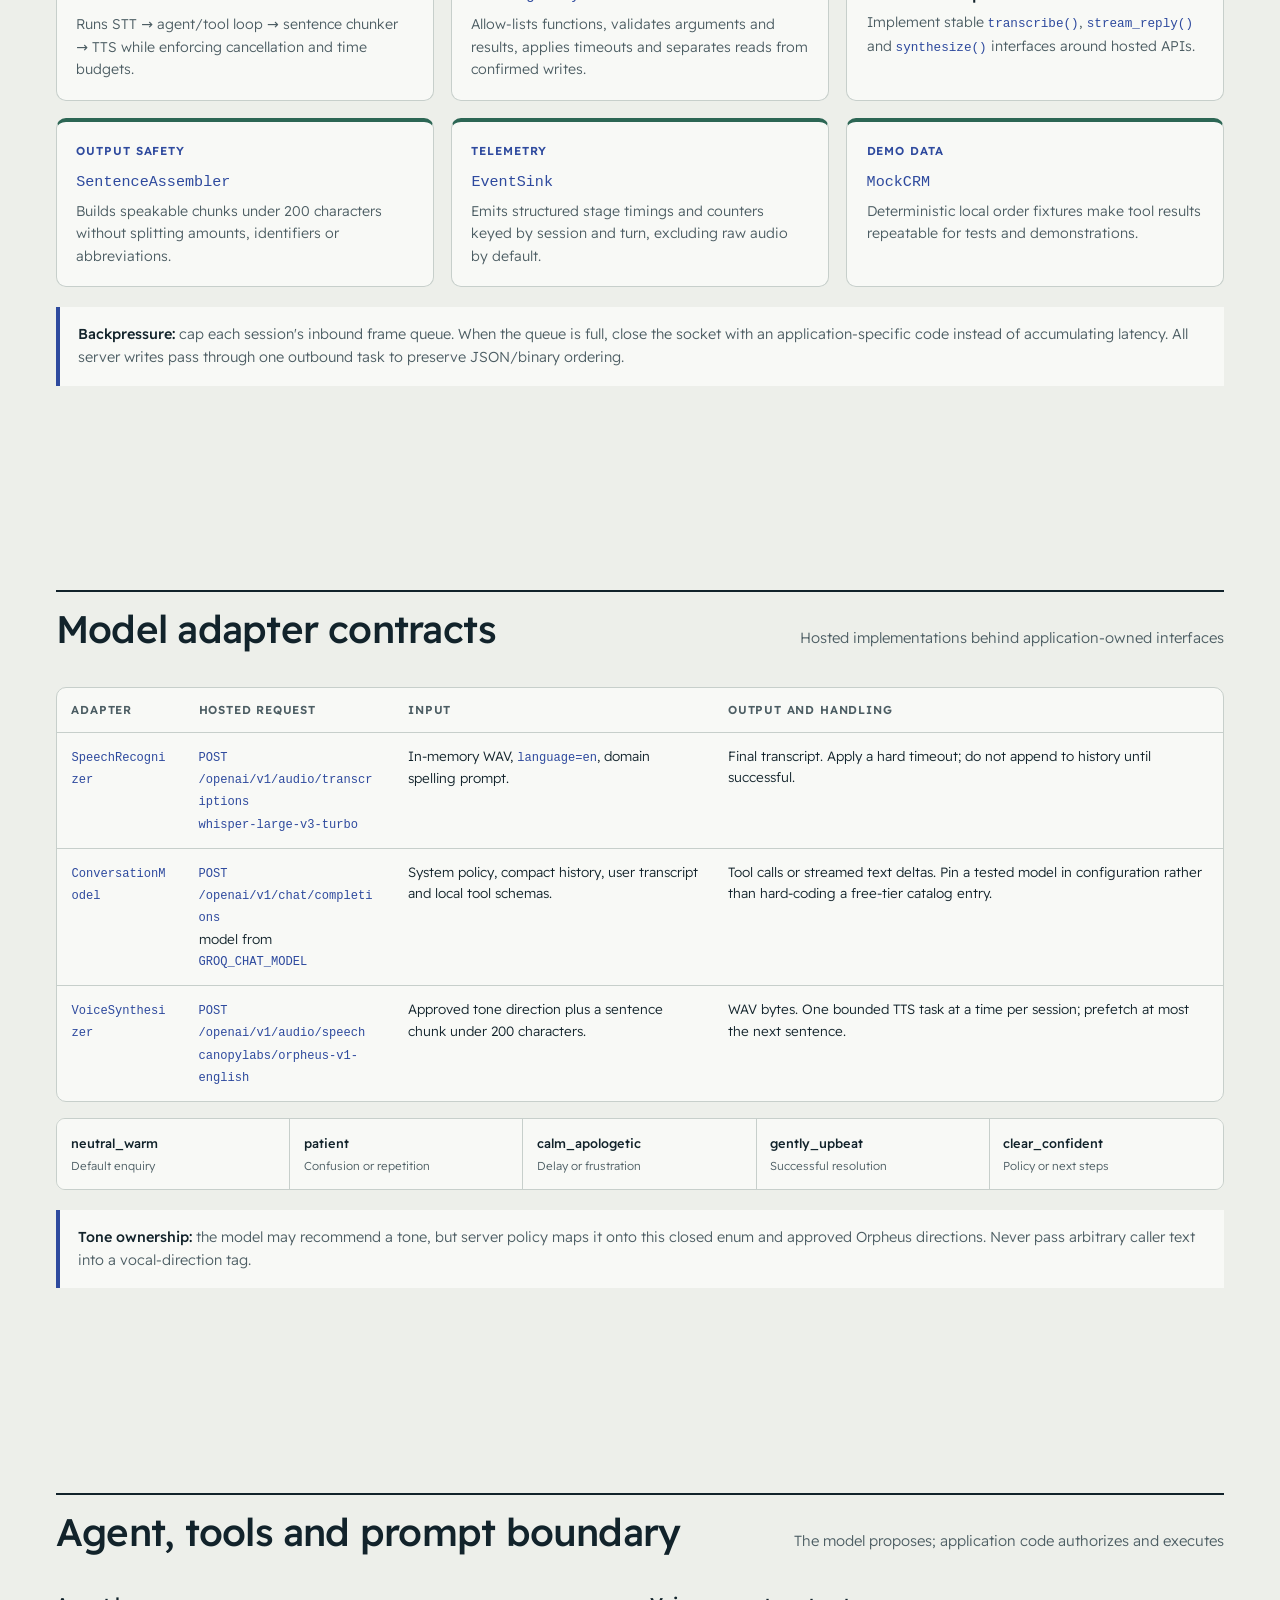
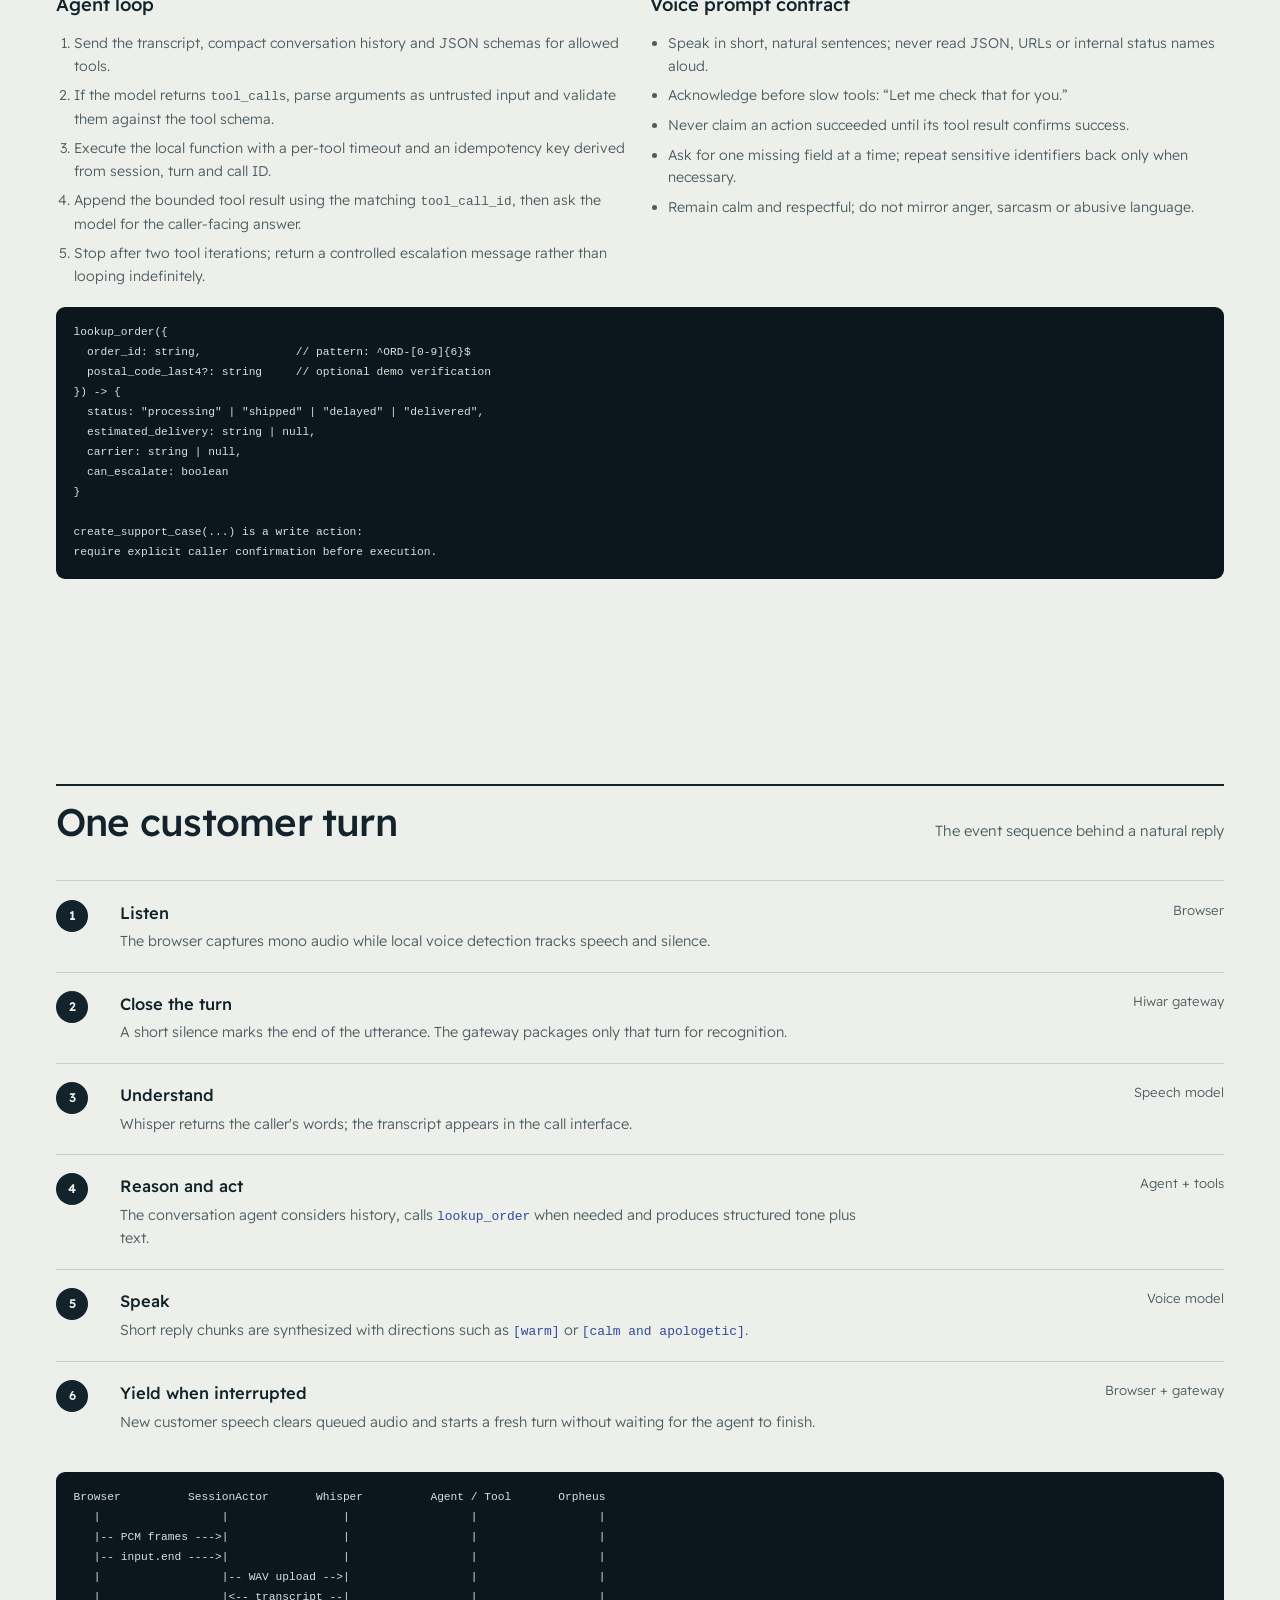
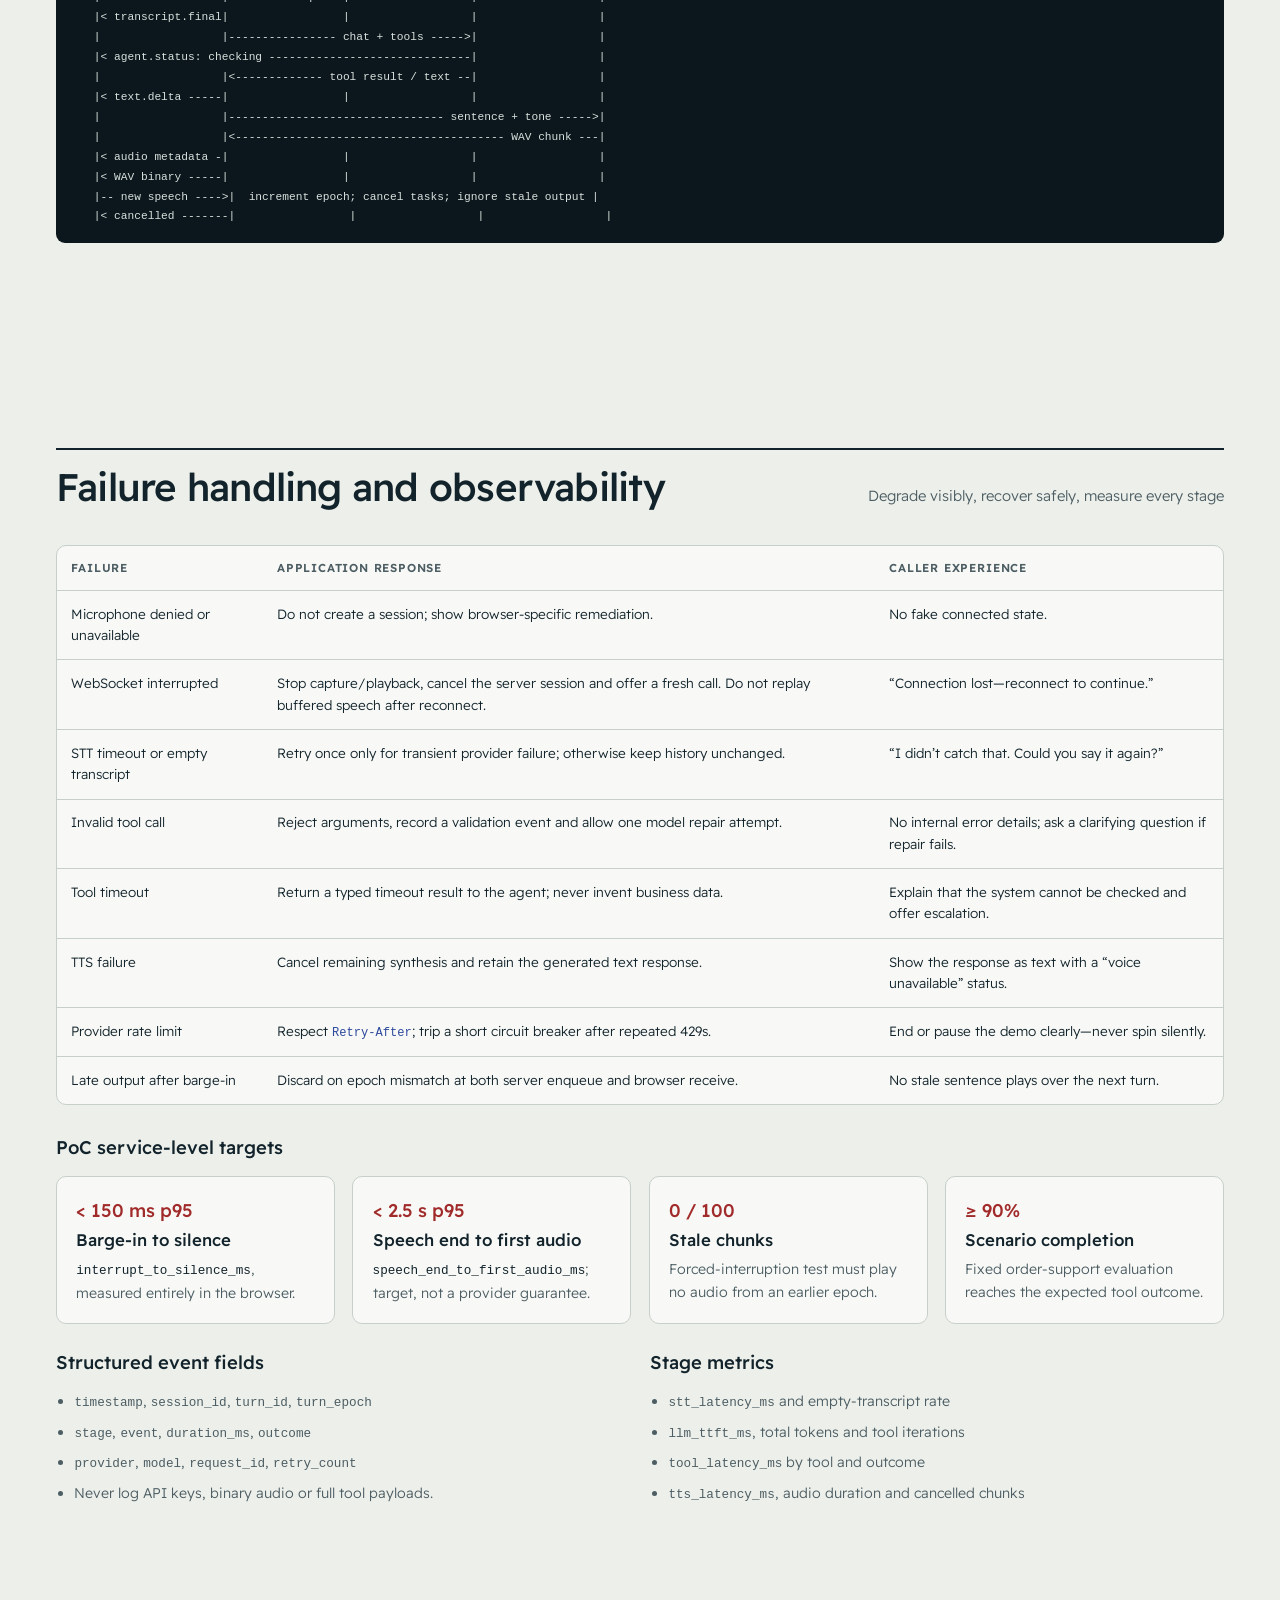
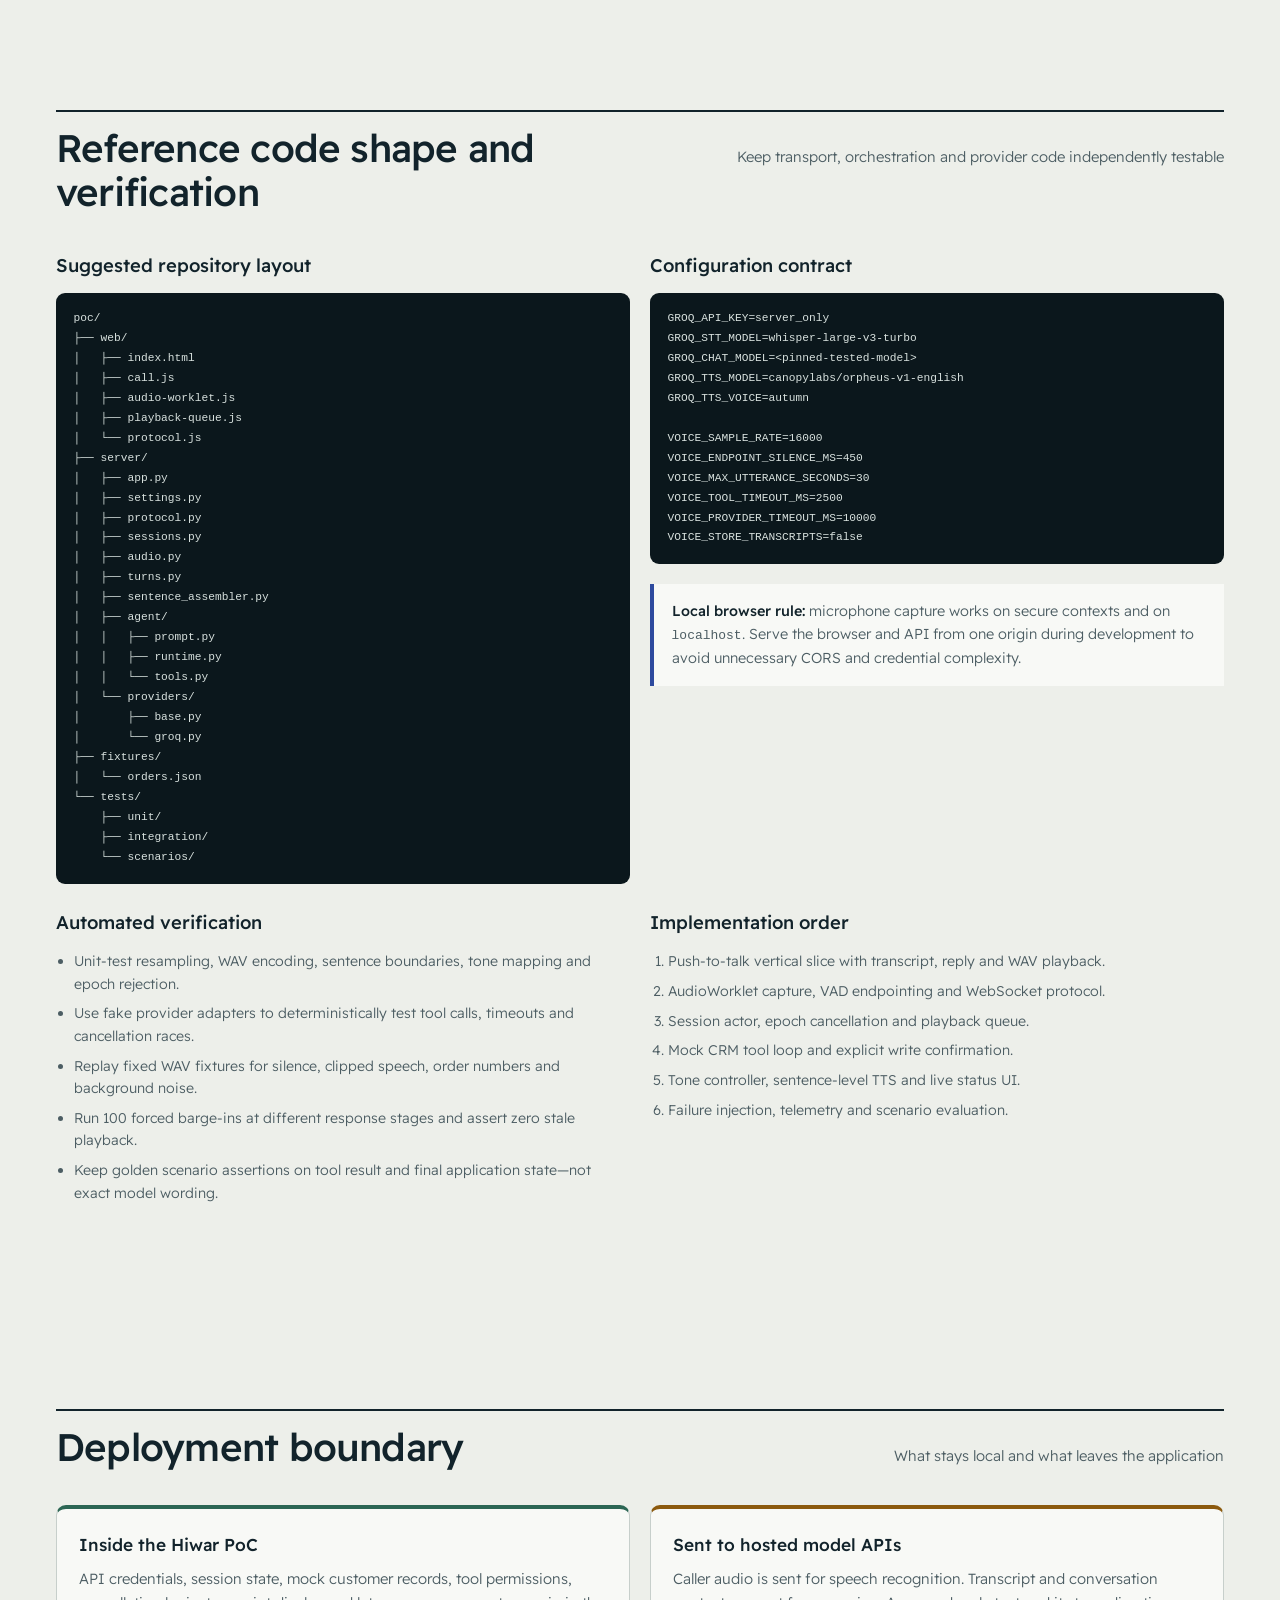
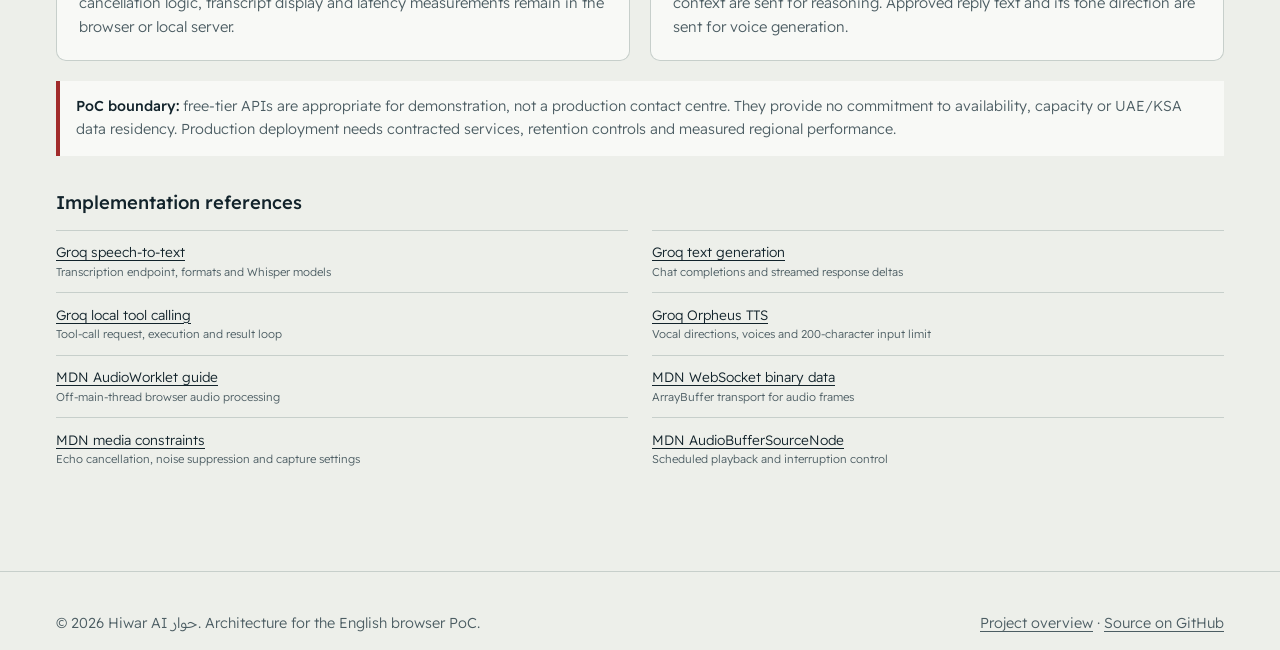
<file: docs/architecture.html>
<!doctype html>
<html lang="en">
<head>
<meta charset="utf-8">
<meta name="viewport" content="width=device-width, initial-scale=1">
<title>English Voice PoC Engineering Architecture | Hiwar AI</title>
<meta name="description" content="Engineer-facing architecture for Hiwar AI's browser-based English voice proof of concept: media transport, session state, barge-in, tools, expressive speech, failure handling and observability.">
<link rel="canonical" href="https://elephantclock.github.io/hiwar-ai/architecture.html">
<meta name="theme-color" content="#EDEFEA">

<meta property="og:type" content="website">
<meta property="og:site_name" content="Hiwar AI">
<meta property="og:title" content="Hiwar AI: English Voice PoC Engineering Architecture">
<meta property="og:description" content="A build-ready technical design for a browser call-centre agent with realtime turn-taking, barge-in, tools and expressive speech.">
<meta property="og:url" content="https://elephantclock.github.io/hiwar-ai/architecture.html">

<link rel="icon" href="data:image/svg+xml,%3Csvg xmlns='http://www.w3.org/2000/svg' viewBox='0 0 32 32'%3E%3Crect width='32' height='32' rx='7' fill='%2312232B'/%3E%3Ctext x='16' y='22' font-size='17' text-anchor='middle' fill='%23EDEFEA' font-family='sans-serif'%3E%D8%AD%3C/text%3E%3C/svg%3E">
<link rel="preconnect" href="https://fonts.googleapis.com">
<link rel="preconnect" href="https://fonts.gstatic.com" crossorigin>
<link href="https://fonts.googleapis.com/css2?family=Readex+Pro:wght@300;400;500;600;700&display=swap" rel="stylesheet">

<style>
  :root {
    --ground: #EDEFEA;
    --paper: #F8F9F6;
    --ink: #12232B;
    --muted: #4C5D63;
    --rule: #C7CFCB;
    --red: #A12B2B;
    --blue: #2E4A9E;
    --gold: #8C5A0E;
    --green: #2C6654;
    --focus: #2E4A9E;
    --latin: "Readex Pro", system-ui, sans-serif;
    color-scheme: light;
  }

  @media (prefers-color-scheme: dark) {
    :root {
      --ground: #0F1C22;
      --paper: #16262D;
      --ink: #E4E9E6;
      --muted: #A3B1B4;
      --rule: #2C3E45;
      --red: #E8857A;
      --blue: #9DB0F0;
      --gold: #E2AA5A;
      --green: #83C6AE;
      --focus: #9DB0F0;
      color-scheme: dark;
    }
  }

  * { box-sizing: border-box; }
  html { scroll-behavior: smooth; -webkit-text-size-adjust: 100%; }
  body {
    margin: 0;
    background: var(--ground);
    color: var(--ink);
    font-family: var(--latin);
    font-weight: 300;
    font-size: 1.025rem;
    line-height: 1.6;
  }
  a { color: inherit; text-underline-offset: 0.2em; text-decoration-thickness: 1px; }
  a:hover { text-decoration-thickness: 2px; }
  :focus-visible { outline: 2px solid var(--focus); outline-offset: 3px; border-radius: 2px; }
  strong { font-weight: 500; }
  code { font-family: ui-monospace, SFMono-Regular, Menlo, Consolas, monospace; font-size: 0.9em; }
  .sr-only {
    position: absolute; width: 1px; height: 1px; padding: 0; margin: -1px;
    overflow: hidden; clip: rect(0, 0, 0, 0); white-space: nowrap; border: 0;
  }

  .skip {
    position: absolute; left: 1rem; top: -5rem; z-index: 20;
    background: var(--ink); color: var(--ground); padding: 0.6rem 0.9rem;
  }
  .skip:focus { top: 1rem; }
  .wrap { max-width: 78rem; margin: 0 auto; padding-inline: clamp(1rem, 4vw, 2.5rem); }

  .top {
    padding-block: 1.25rem; display: flex; align-items: center;
    justify-content: space-between; gap: 1rem; flex-wrap: wrap;
  }
  .mark { display: flex; align-items: baseline; gap: 0.6rem; text-decoration: none; }
  .mark-en { font-weight: 600; font-size: 1.2rem; letter-spacing: -0.01em; }
  .mark-ar { font-weight: 600; font-size: 1.35rem; color: var(--red); }
  .top nav { display: flex; gap: 1.4rem; flex-wrap: wrap; font-size: 0.95rem; font-weight: 400; }
  .top nav a { text-decoration: none; }
  .top nav a:hover, .top nav a[aria-current="page"] { text-decoration: underline; }

  .hero { padding-block: clamp(2.5rem, 6vw, 5rem) clamp(3.5rem, 7vw, 6rem); }
  .eyebrow {
    margin: 0 0 1rem; color: var(--red); font-size: 0.82rem;
    font-weight: 600; letter-spacing: 0.12em; text-transform: uppercase;
  }
  h1 {
    margin: 0; max-width: 18ch; font-size: clamp(2.45rem, 6vw, 5.25rem);
    line-height: 0.98; letter-spacing: -0.045em; font-weight: 500;
  }
  .lede {
    max-width: 66ch; margin: 1.5rem 0 0; color: var(--muted);
    font-size: clamp(1.05rem, 2vw, 1.25rem);
  }
  .scope {
    display: flex; gap: 0.65rem; flex-wrap: wrap; margin-top: 1.75rem;
    list-style: none; padding: 0;
  }
  .scope li {
    border: 1px solid var(--rule); background: var(--paper); border-radius: 99px;
    padding: 0.35rem 0.75rem; font-size: 0.84rem; font-weight: 400;
  }
  .toc {
    margin-top: 2.4rem; border-top: 1px solid var(--rule); padding-top: 1.1rem;
  }
  .toc h2 { margin: 0 0 0.65rem; font-size: 0.78rem; text-transform: uppercase; letter-spacing: 0.1em; font-weight: 600; color: var(--muted); }
  .toc ol { display: grid; grid-template-columns: repeat(4, 1fr); gap: 0.4rem 1.25rem; margin: 0; padding-left: 1.2rem; font-size: 0.85rem; }
  .toc a { text-decoration: none; }
  .toc a:hover { text-decoration: underline; }

  section { padding-block: clamp(3.5rem, 8vw, 6.5rem); }
  .sign {
    display: grid; grid-template-columns: minmax(0, 1fr) auto; align-items: baseline;
    gap: 0.5rem 2rem; border-top: 2px solid var(--ink); padding-top: 0.9rem;
    margin-bottom: 2.25rem;
  }
  .sign h2 {
    margin: 0; font-size: clamp(1.65rem, 3.2vw, 2.4rem); font-weight: 500;
    letter-spacing: -0.02em; line-height: 1.15;
  }
  .sign p { margin: 0; color: var(--muted); font-size: 0.92rem; text-align: right; }

  /* Primary system diagram */
  .diagram-shell {
    background: var(--paper); border: 1px solid var(--rule); border-radius: 14px;
    padding: clamp(1.15rem, 3vw, 2.2rem); overflow: hidden;
  }
  .boundary-labels {
    display: grid; grid-template-columns: 1.05fr 1.25fr 3.2fr; gap: 1.5rem;
    margin-bottom: 0.75rem; color: var(--muted); font-size: 0.75rem;
    text-transform: uppercase; letter-spacing: 0.1em; font-weight: 600;
  }
  .boundary-labels span:nth-child(2), .boundary-labels span:nth-child(3) {
    border-left: 1px dashed var(--rule); padding-left: 1.5rem;
  }
  .flow {
    display: grid;
    grid-template-columns: minmax(8rem, 1.05fr) 2rem minmax(9.5rem, 1.25fr) 2rem minmax(8rem, 1fr) 2rem minmax(9rem, 1.15fr) 2rem minmax(8rem, 1fr);
    align-items: stretch;
  }
  .node {
    position: relative; min-width: 0; border: 1px solid var(--rule); border-top: 4px solid var(--node-color);
    border-radius: 9px; background: var(--ground); padding: 1rem;
  }
  .node.browser { --node-color: var(--blue); }
  .node.gateway { --node-color: var(--red); }
  .node.speech { --node-color: var(--gold); }
  .node.agent { --node-color: var(--green); }
  .node.voice { --node-color: var(--gold); }
  .node .num {
    display: inline-grid; place-items: center; width: 1.65rem; height: 1.65rem;
    border-radius: 50%; color: var(--ground); background: var(--node-color);
    font-size: 0.78rem; font-weight: 600; margin-bottom: 0.75rem;
  }
  .node h3 { margin: 0 0 0.45rem; font-size: 1.05rem; line-height: 1.25; font-weight: 500; }
  .node .service { display: block; color: var(--node-color); font-size: 0.78rem; font-weight: 600; margin-bottom: 0.65rem; }
  .node ul { margin: 0; padding-left: 1rem; color: var(--muted); font-size: 0.82rem; line-height: 1.55; }
  .arrow { display: grid; place-items: center; color: var(--muted); font-size: 1.4rem; }
  .arrow::after { content: "→"; }
  .return-path {
    margin: 1.25rem 0 0 calc((100% - 8rem) / 8); padding-top: 0.85rem;
    border-top: 1px dashed var(--blue); color: var(--blue); text-align: center;
    font-size: 0.82rem; font-weight: 500;
  }
  .return-path span { background: var(--paper); padding-inline: 0.75rem; }

  .branch {
    display: grid; grid-template-columns: 1fr minmax(16rem, 1.15fr) 1fr;
    gap: 1rem; margin-top: 1.75rem; align-items: start;
  }
  .branch-line { grid-column: 2; height: 1.5rem; border-left: 1px dashed var(--green); justify-self: center; }
  .toolbox {
    grid-column: 2; border: 1px solid var(--rule); border-radius: 9px;
    background: var(--ground); padding: 1rem 1.1rem;
  }
  .toolbox h3 { margin: 0 0 0.35rem; font-size: 1rem; font-weight: 500; }
  .toolbox p { margin: 0; color: var(--muted); font-size: 0.85rem; }
  .tools {
    display: grid; grid-template-columns: repeat(3, 1fr); gap: 0.65rem;
    margin-top: 0.8rem;
  }
  .tools span {
    padding: 0.55rem; border: 1px solid var(--rule); border-radius: 6px;
    text-align: center; font-size: 0.75rem; font-weight: 500;
  }
  .legend {
    display: flex; gap: 0.8rem 1.35rem; flex-wrap: wrap; margin: 1.25rem 0 0;
    padding: 0; list-style: none; color: var(--muted); font-size: 0.78rem;
  }
  .legend li::before {
    content: ""; display: inline-block; width: 0.65rem; height: 0.65rem;
    margin-right: 0.4rem; border-radius: 2px; background: var(--key);
  }
  .legend .device { --key: var(--blue); }
  .legend .control { --key: var(--red); }
  .legend .model { --key: var(--gold); }
  .legend .logic { --key: var(--green); }

  /* Realtime behavior */
  .dark { background: var(--ink); color: var(--ground); }
  .dark .sign { border-top-color: var(--ground); }
  .dark .sign p { color: color-mix(in srgb, var(--ground) 70%, transparent); }
  .loops { display: grid; grid-template-columns: repeat(3, 1fr); gap: 1.25rem; }
  .loop {
    border: 1px solid color-mix(in srgb, var(--ground) 25%, transparent);
    border-radius: 10px; padding: 1.35rem;
  }
  .loop .tag { font-size: 0.75rem; text-transform: uppercase; letter-spacing: 0.1em; opacity: 0.65; }
  .loop h3 { margin: 0.65rem 0 0.55rem; font-size: 1.15rem; font-weight: 500; }
  .loop p { margin: 0; opacity: 0.76; font-size: 0.94rem; }
  .mini-flow {
    display: flex; flex-wrap: wrap; align-items: center; gap: 0.45rem;
    margin-top: 1rem; font-size: 0.75rem;
  }
  .mini-flow span { border: 1px solid currentColor; border-radius: 5px; padding: 0.25rem 0.45rem; }
  .mini-flow b { font-weight: 400; opacity: 0.5; }

  /* Turn sequence */
  .timeline { list-style: none; padding: 0; margin: 0; counter-reset: turn; }
  .timeline li {
    counter-increment: turn; display: grid; grid-template-columns: 3rem minmax(0, 1fr) minmax(10rem, 0.45fr);
    gap: 1rem; align-items: start; padding: 1.15rem 0; border-top: 1px solid var(--rule);
  }
  .timeline li::before {
    content: counter(turn); display: grid; place-items: center; width: 2rem; height: 2rem;
    color: var(--ground); background: var(--ink); border-radius: 50%; font-size: 0.78rem; font-weight: 600;
  }
  .timeline h3 { margin: 0; font-size: 1.03rem; font-weight: 500; }
  .timeline p { margin: 0.25rem 0 0; color: var(--muted); font-size: 0.9rem; }
  .timeline code { color: var(--blue); overflow-wrap: anywhere; }
  .owner { color: var(--muted); font-size: 0.82rem; text-align: right; }

  /* Engineering specification */
  .decision-grid, .component-grid, .contract-grid, .metric-grid {
    display: grid; grid-template-columns: repeat(2, minmax(0, 1fr)); gap: 1.1rem;
  }
  .decision, .component, .contract, .metric {
    min-width: 0; background: var(--paper); border: 1px solid var(--rule); border-radius: 10px; padding: 1.2rem;
  }
  .decision h3, .component h3, .contract h3, .metric h3 {
    margin: 0 0 0.45rem; font-size: 1.05rem; line-height: 1.3; font-weight: 500;
  }
  .decision p, .component p, .contract p, .metric p { margin: 0; color: var(--muted); font-size: 0.88rem; }
  .decision .label, .component .label {
    display: block; margin-bottom: 0.55rem; color: var(--blue); font-size: 0.72rem;
    text-transform: uppercase; letter-spacing: 0.08em; font-weight: 600;
  }
  .decision strong { color: var(--ink); }
  .note-box {
    margin: 1.25rem 0 0; padding: 1rem 1.1rem; border-left: 4px solid var(--blue);
    background: var(--paper); color: var(--muted); font-size: 0.9rem;
  }
  .note-box strong { color: var(--ink); }

  .state-machine {
    display: flex; align-items: stretch; gap: 0.5rem; overflow-x: auto; padding: 0.25rem 0 0.85rem;
    scrollbar-width: thin;
  }
  .state {
    flex: 0 0 8.5rem; display: flex; flex-direction: column; border: 1px solid var(--rule);
    border-top: 4px solid var(--state-color, var(--blue)); border-radius: 8px; background: var(--paper); padding: 0.8rem;
  }
  .state.capture { --state-color: var(--blue); }
  .state.compute { --state-color: var(--gold); }
  .state.action { --state-color: var(--green); }
  .state.output { --state-color: var(--red); }
  .state h3 { margin: 0; font-size: 0.82rem; line-height: 1.25; font-weight: 600; }
  .state p { margin: 0.35rem 0 0; color: var(--muted); font-size: 0.72rem; line-height: 1.4; }
  .state-arrow { flex: 0 0 1rem; display: grid; place-items: center; color: var(--muted); }
  .state-arrow::after { content: "→"; }
  .interrupt {
    margin-top: 1rem; border: 1px dashed var(--red); border-radius: 8px; padding: 0.9rem 1rem;
    display: grid; grid-template-columns: auto 1fr; gap: 0.8rem; align-items: start;
  }
  .interrupt strong { color: var(--red); font-size: 0.82rem; }
  .interrupt p { margin: 0; color: var(--muted); font-size: 0.84rem; }

  .table-wrap { overflow-x: auto; border: 1px solid var(--rule); border-radius: 10px; background: var(--paper); }
  table { width: 100%; border-collapse: collapse; min-width: 42rem; font-size: 0.84rem; }
  th, td { padding: 0.8rem 0.9rem; text-align: left; vertical-align: top; border-bottom: 1px solid var(--rule); }
  th { color: var(--muted); font-size: 0.72rem; text-transform: uppercase; letter-spacing: 0.07em; font-weight: 600; }
  tr:last-child td { border-bottom: 0; }
  td code { color: var(--blue); overflow-wrap: anywhere; }

  .code-block, .sequence, .repo-tree {
    margin: 0; padding: 1rem 1.1rem; background: #0B171C; color: #D8E1DE; border-radius: 9px;
    overflow-x: auto; font: 0.78rem/1.6 ui-monospace, SFMono-Regular, Menlo, Consolas, monospace;
    white-space: pre; tab-size: 2;
  }
  .contract-grid { margin-top: 1.1rem; }
  .contract .code-block { margin-top: 0.8rem; }
  .contract .direction { color: var(--red); font-size: 0.75rem; font-weight: 600; }

  .pipeline {
    display: grid; grid-template-columns: repeat(3, minmax(0, 1fr)); gap: 1.1rem;
  }
  .pipeline article { border-top: 3px solid var(--pipeline-color); padding-top: 0.85rem; }
  .pipeline article:nth-child(1) { --pipeline-color: var(--blue); }
  .pipeline article:nth-child(2) { --pipeline-color: var(--green); }
  .pipeline article:nth-child(3) { --pipeline-color: var(--gold); }
  .pipeline h3 { margin: 0 0 0.4rem; font-size: 1.05rem; font-weight: 500; }
  .pipeline ul, .component ul { margin: 0; padding-left: 1.05rem; color: var(--muted); font-size: 0.86rem; }
  .pipeline li + li, .component li + li { margin-top: 0.35rem; }
  .config {
    margin-top: 1.25rem; display: grid; grid-template-columns: repeat(4, minmax(0, 1fr));
    border: 1px solid var(--rule); border-radius: 9px; overflow: hidden;
  }
  .config div { padding: 0.85rem; background: var(--paper); border-right: 1px solid var(--rule); }
  .config div:last-child { border-right: 0; }
  .config dt { color: var(--muted); font-size: 0.68rem; text-transform: uppercase; letter-spacing: 0.06em; }
  .config dd { margin: 0.2rem 0 0; font-size: 0.82rem; font-weight: 500; }

  .component-grid { grid-template-columns: repeat(3, minmax(0, 1fr)); }
  .component { border-top: 4px solid var(--green); }
  .component code { color: var(--blue); }
  .sequence { margin-top: 1.25rem; }

  .tone-map { display: grid; grid-template-columns: repeat(5, 1fr); margin-top: 1rem; border: 1px solid var(--rule); border-radius: 9px; overflow: hidden; }
  .tone-map div { padding: 0.85rem; background: var(--paper); border-right: 1px solid var(--rule); }
  .tone-map div:last-child { border-right: 0; }
  .tone-map strong { display: block; font-size: 0.8rem; }
  .tone-map span { display: block; color: var(--muted); font-size: 0.72rem; margin-top: 0.25rem; }

  .metric-grid { grid-template-columns: repeat(4, minmax(0, 1fr)); }
  .metric strong { display: block; color: var(--red); font-size: 1.15rem; font-weight: 500; margin-bottom: 0.25rem; }
  .metric code { color: var(--ink); }
  .two-col { display: grid; grid-template-columns: 1fr 1fr; gap: 1.25rem; }
  .subhead { margin: 0 0 0.8rem; font-size: 1.15rem; font-weight: 500; }
  .checklist { margin: 0; padding-left: 1.15rem; color: var(--muted); font-size: 0.88rem; }
  .checklist li + li { margin-top: 0.45rem; }
  .references { margin: 0; padding: 0; list-style: none; display: grid; grid-template-columns: repeat(2, 1fr); gap: 0.7rem 1.5rem; }
  .references li { border-top: 1px solid var(--rule); padding-top: 0.65rem; font-size: 0.85rem; }
  .references small { display: block; color: var(--muted); }

  /* Boundaries */
  .boundaries { display: grid; grid-template-columns: 1fr 1fr; gap: 1.25rem; }
  .boundary {
    background: var(--paper); border: 1px solid var(--rule); border-radius: 10px;
    padding: 1.35rem;
  }
  .boundary h3 { margin: 0 0 0.55rem; font-size: 1.08rem; font-weight: 500; }
  .boundary p { margin: 0; color: var(--muted); font-size: 0.92rem; }
  .boundary.local { border-top: 4px solid var(--green); }
  .boundary.external { border-top: 4px solid var(--gold); }
  .caution {
    margin-top: 1.25rem; border-left: 4px solid var(--red); padding: 0.9rem 1rem;
    background: var(--paper); color: var(--muted); font-size: 0.9rem;
  }
  .caution strong { color: var(--ink); }

  footer { padding-block: 2.5rem 3rem; border-top: 1px solid var(--rule); font-size: 0.9rem; color: var(--muted); }
  footer .wrap { display: flex; justify-content: space-between; gap: 1rem; flex-wrap: wrap; }

  @media (max-width: 1040px) {
    .boundary-labels { display: none; }
    .flow { grid-template-columns: 1fr; gap: 0; }
    .arrow { min-height: 2rem; }
    .arrow::after { content: "↓"; }
    .return-path { margin: 1.25rem 0 0; }
    .branch { grid-template-columns: 1fr; }
    .branch-line, .toolbox { grid-column: 1; }
    .component-grid { grid-template-columns: repeat(2, minmax(0, 1fr)); }
    .metric-grid { grid-template-columns: repeat(2, minmax(0, 1fr)); }
    .tone-map { grid-template-columns: 1fr 1fr; }
    .tone-map div { border-bottom: 1px solid var(--rule); }
  }

  @media (max-width: 760px) {
    .sign { grid-template-columns: 1fr; }
    .sign p { text-align: left; }
    .loops, .boundaries, .decision-grid, .component-grid, .contract-grid, .metric-grid, .pipeline, .two-col { grid-template-columns: 1fr; }
    .tools { grid-template-columns: 1fr; }
    .timeline li { grid-template-columns: 2.5rem 1fr; }
    .owner { grid-column: 2; text-align: left; }
    .toc ol { grid-template-columns: 1fr 1fr; }
    .config { grid-template-columns: 1fr 1fr; }
    .config div { border-bottom: 1px solid var(--rule); }
    .tone-map, .references { grid-template-columns: 1fr; }
    .tone-map div { border-right: 0; }
  }

  @media (prefers-reduced-motion: reduce) { html { scroll-behavior: auto; } }
</style>
</head>
<body>
<a class="skip" href="#content">Skip to architecture</a>

<header class="wrap top">
  <a class="mark" href="./" aria-label="Hiwar AI home">
    <span class="mark-en">Hiwar AI</span><span class="mark-ar" lang="ar">حوار</span>
  </a>
  <nav aria-label="Main">
    <a href="./">Overview</a>
    <a href="architecture.html" aria-current="page">Architecture</a>
    <a href="headless-architecture.html">Headless PoC</a>
    <a href="https://github.com/elephantclock/hiwar-ai">GitHub</a>
  </nav>
</header>

<main id="content">
  <section class="hero wrap" aria-labelledby="page-title">
    <p class="eyebrow">Engineering reference · browser PoC</p>
    <h1 id="page-title">Build the browser voice agent.</h1>
    <p class="lede">A build-ready technical architecture for an English call-centre simulation: browser media capture, WebSocket transport, utterance endpointing, hosted speech and reasoning adapters, local business tools, expressive synthesis, cancellation, failure handling and measurable latency.</p>
    <ul class="scope" aria-label="Proof of concept capabilities">
      <li>Realtime turn-based</li>
      <li>Barge-in</li>
      <li>Expressive speech</li>
      <li>Mock CRM tools</li>
      <li>Live transcript</li>
      <li>Server-held credentials</li>
    </ul>
    <nav class="toc" aria-label="Technical architecture sections">
      <h2>On this page</h2>
      <ol>
        <li><a href="#system">System topology</a></li>
        <li><a href="#realtime">Realtime loops</a></li>
        <li><a href="#state">Session state</a></li>
        <li><a href="#protocol">Wire protocol</a></li>
        <li><a href="#media">Media pipeline</a></li>
        <li><a href="#runtime">Backend runtime</a></li>
        <li><a href="#providers">Model adapters</a></li>
        <li><a href="#tools">Agent and tools</a></li>
        <li><a href="#sequence">Turn sequence</a></li>
        <li><a href="#reliability">Reliability</a></li>
        <li><a href="#delivery">Code and testing</a></li>
        <li><a href="#boundary">Boundaries</a></li>
      </ol>
    </nav>
  </section>

  <section id="system" class="wrap" aria-labelledby="system-title">
    <div class="sign">
      <h2 id="system-title">System architecture</h2>
      <p>Audio in → action → expressive audio out</p>
    </div>

    <div class="diagram-shell" aria-describedby="diagram-description">
      <p id="diagram-description" class="sr-only">The customer speaks through a browser. A Hiwar realtime gateway detects turns and sends completed speech to hosted Whisper. The transcript passes to a conversation agent, which can use mock business tools and selects an emotional tone. Orpheus converts the response into expressive English speech that returns to the browser. Local voice detection can interrupt playback immediately.</p>
      <div class="boundary-labels" aria-hidden="true">
        <span>Customer device</span>
        <span>Hiwar application</span>
        <span>Hosted model services</span>
      </div>

      <div class="flow">
        <article class="node browser">
          <span class="num">1</span>
          <h3>Web call interface</h3>
          <span class="service">Browser · Web Audio API</span>
          <ul>
            <li>Microphone capture</li>
            <li>Echo cancellation</li>
            <li>Playback queue</li>
            <li>Call controls</li>
          </ul>
        </article>
        <span class="arrow" aria-hidden="true"></span>

        <article class="node gateway">
          <span class="num">2</span>
          <h3>Realtime session controller</h3>
          <span class="service">Hiwar · WebSocket gateway</span>
          <ul>
            <li>Voice activity detection</li>
            <li>Turn state</li>
            <li>Cancellation</li>
            <li>Latency events</li>
          </ul>
        </article>
        <span class="arrow" aria-hidden="true"></span>

        <article class="node speech">
          <span class="num">3</span>
          <h3>Speech recognition</h3>
          <span class="service">Groq · Whisper Large V3 Turbo</span>
          <ul>
            <li>Audio to transcript</li>
            <li>English recognition</li>
            <li>Prompted vocabulary</li>
          </ul>
        </article>
        <span class="arrow" aria-hidden="true"></span>

        <article class="node agent">
          <span class="num">4</span>
          <h3>Conversation agent</h3>
          <span class="service">Groq · Qwen or GPT-OSS</span>
          <ul>
            <li>Intent and sentiment</li>
            <li>Tool decisions</li>
            <li>Short spoken reply</li>
            <li><code>{ tone, text }</code></li>
          </ul>
        </article>
        <span class="arrow" aria-hidden="true"></span>

        <article class="node voice">
          <span class="num">5</span>
          <h3>Expressive voice</h3>
          <span class="service">Groq · Orpheus English</span>
          <ul>
            <li>Vocal directions</li>
            <li>Sentence-sized audio</li>
            <li>Natural call cadence</li>
          </ul>
        </article>
      </div>

      <div class="return-path" aria-hidden="true"><span>← WAV audio returns through the gateway to the browser playback queue</span></div>

      <div class="branch">
        <span class="branch-line" aria-hidden="true"></span>
        <aside class="toolbox">
          <h3>Business and safety tools</h3>
          <p>The agent can read from or act on controlled application functions. The PoC uses local mock data.</p>
          <div class="tools" aria-label="Example agent tools">
            <span>Order lookup</span>
            <span>Knowledge base</span>
            <span>Escalation</span>
          </div>
        </aside>
      </div>

      <ul class="legend" aria-label="Architecture legend">
        <li class="device">Customer device</li>
        <li class="control">Hiwar control plane</li>
        <li class="model">Model service</li>
        <li class="logic">Business logic</li>
      </ul>
    </div>

    <div class="decision-grid" style="margin-top: 1.25rem">
      <article class="decision">
        <span class="label">Decision 01 · interaction model</span>
        <h3>Realtime turn-based, not native full duplex</h3>
        <p>The browser captures continuously, but the selected Whisper endpoint receives a completed utterance file. Fast endpointing, streamed agent text, sentence-level synthesis and immediate cancellation create the call-like experience.</p>
      </article>
      <article class="decision">
        <span class="label">Decision 02 · trust boundary</span>
        <h3>All provider access goes through the server</h3>
        <p>The browser never receives a Groq key. It holds only a short-lived Hiwar session token and communicates with the same-origin gateway over one WebSocket.</p>
      </article>
      <article class="decision">
        <span class="label">Decision 03 · provider isolation</span>
        <h3>Speech, reasoning and voice are adapters</h3>
        <p>Application interfaces isolate Groq-specific payloads. Local Whisper, a different chat model or local TTS can replace a provider without changing the browser protocol or session state machine.</p>
      </article>
      <article class="decision">
        <span class="label">Decision 04 · PoC persistence</span>
        <h3>Session memory only; no raw audio retained</h3>
        <p>Conversation state lives in one backend process and disappears when the call ends. Structured latency events may be logged; raw audio and transcripts are off by default.</p>
      </article>
    </div>
  </section>

  <section id="realtime" class="dark" aria-labelledby="realtime-title">
    <div class="wrap">
      <div class="sign">
        <h2 id="realtime-title">What makes it feel realtime</h2>
        <p>Three control loops run around the model calls</p>
      </div>
      <div class="loops">
        <article class="loop">
          <span class="tag">Local loop · immediate</span>
          <h3>Barge-in</h3>
          <p>The browser detects new customer speech, stops audio playback immediately and tells the gateway to cancel the current agent turn.</p>
          <div class="mini-flow" aria-label="Barge-in sequence">
            <span>voice detected</span><b>→</b><span>stop playback</span><b>→</b><span>cancel turn</span>
          </div>
        </article>
        <article class="loop">
          <span class="tag">Conversation loop · contextual</span>
          <h3>Emotion selection</h3>
          <p>The agent chooses a restrained service tone from the caller's words and context. It responds calmly to anger rather than imitating it.</p>
          <div class="mini-flow" aria-label="Emotion selection sequence">
            <span>sentiment</span><b>→</b><span>tone policy</span><b>→</b><span>voice direction</span>
          </div>
        </article>
        <article class="loop">
          <span class="tag">Speech loop · progressive</span>
          <h3>Sentence streaming</h3>
          <p>The agent writes concise sentences. Each completed sentence moves to speech while the next sentence is still being prepared.</p>
          <div class="mini-flow" aria-label="Sentence streaming sequence">
            <span>text chunk</span><b>→</b><span>speech</span><b>→</b><span>queued audio</span>
          </div>
        </article>
      </div>
    </div>
  </section>

  <section id="state" class="wrap" aria-labelledby="state-title">
    <div class="sign">
      <h2 id="state-title">Session state and cancellation</h2>
      <p>One actor owns each connected browser call</p>
    </div>
    <div class="state-machine" aria-label="Session state progression">
      <article class="state capture"><h3>LISTENING</h3><p>Accept PCM frames; maintain VAD pre-roll.</p></article>
      <span class="state-arrow" aria-hidden="true"></span>
      <article class="state capture"><h3>ENDPOINTING</h3><p>Silence closes and freezes one utterance.</p></article>
      <span class="state-arrow" aria-hidden="true"></span>
      <article class="state compute"><h3>TRANSCRIBING</h3><p>Encode an in-memory WAV and call STT.</p></article>
      <span class="state-arrow" aria-hidden="true"></span>
      <article class="state compute"><h3>THINKING</h3><p>Run agent loop against transcript and history.</p></article>
      <span class="state-arrow" aria-hidden="true"></span>
      <article class="state action"><h3>TOOL_RUNNING</h3><p>Validate and execute allow-listed functions.</p></article>
      <span class="state-arrow" aria-hidden="true"></span>
      <article class="state output"><h3>SYNTHESIZING</h3><p>Convert safe sentence chunks into WAV.</p></article>
      <span class="state-arrow" aria-hidden="true"></span>
      <article class="state output"><h3>SPEAKING</h3><p>Browser drains its scheduled playback queue.</p></article>
    </div>
    <div class="interrupt">
      <strong>Interrupt edge</strong>
      <p>Caller speech during <code>THINKING</code>, <code>SYNTHESIZING</code> or <code>SPEAKING</code> increments <code>turn_epoch</code>, cancels provider tasks, clears scheduled audio and returns the session to <code>LISTENING</code>. Every outbound event carries its epoch; browser and server both discard stale epochs.</p>
    </div>
    <p class="note-box"><strong>Concurrency invariant:</strong> exactly one turn epoch may emit transcript, text or audio events. Cancellation is correctness logic—not a UI enhancement. Provider calls that cannot be cancelled may finish in the background, but their output is ignored.</p>
  </section>

  <section id="protocol" class="wrap" aria-labelledby="protocol-title">
    <div class="sign">
      <h2 id="protocol-title">Application and wire protocol</h2>
      <p>Versioned JSON control events plus binary audio</p>
    </div>

    <div class="table-wrap">
      <table>
        <thead><tr><th>Interface</th><th>Purpose</th><th>Contract</th></tr></thead>
        <tbody>
          <tr><td><code>POST /api/v1/sessions</code></td><td>Create an in-memory call session.</td><td>Returns <code>session_id</code>, expiring <code>session_token</code>, <code>ws_url</code> and negotiated audio format.</td></tr>
          <tr><td><code>WS /api/v1/sessions/{id}/stream</code></td><td>Bidirectional control and media.</td><td>Text frames are versioned JSON events. Binary frames carry PCM input or WAV output announced by the preceding JSON event.</td></tr>
          <tr><td><code>DELETE /api/v1/sessions/{id}</code></td><td>Close a call deterministically.</td><td>Cancels tasks, releases buffers and emits the final summary before deletion when available.</td></tr>
          <tr><td><code>GET /healthz</code></td><td>Process liveness.</td><td>No provider call; returns immediately when the event loop is alive.</td></tr>
          <tr><td><code>GET /readyz</code></td><td>Deployment readiness.</td><td>Validates configuration and tool registry; provider reachability is reported separately, not placed on every health check.</td></tr>
        </tbody>
      </table>
    </div>

    <div class="contract-grid">
      <article class="contract">
        <span class="direction">CLIENT → SERVER</span>
        <h3>Start an input turn</h3>
        <p>Send this event once, then raw little-endian PCM16 frames until <code>input_audio.end</code>.</p>
        <pre class="code-block"><code>{
  "v": 1,
  "type": "input_audio.start",
  "session_id": "s_01J...",
  "turn_id": "t_0008",
  "turn_epoch": 8,
  "audio": {
    "codec": "pcm_s16le",
    "sample_rate": 16000,
    "channels": 1,
    "frame_ms": 20
  }
}</code></pre>
      </article>
      <article class="contract">
        <span class="direction">SERVER → CLIENT</span>
        <h3>Announce an audio response</h3>
        <p>The next WebSocket binary message contains exactly <code>bytes</code> bytes for this chunk.</p>
        <pre class="code-block"><code>{
  "v": 1,
  "type": "response.audio",
  "session_id": "s_01J...",
  "turn_id": "t_0008",
  "turn_epoch": 8,
  "chunk_id": "a_0002",
  "content_type": "audio/wav",
  "bytes": 23112,
  "is_final": false
}</code></pre>
      </article>
    </div>

    <div class="table-wrap" style="margin-top: 1.1rem">
      <table>
        <thead><tr><th>Direction</th><th>Event</th><th>Required behavior</th></tr></thead>
        <tbody>
          <tr><td>Client → server</td><td><code>session.configure</code></td><td>Voice, agent scenario and consent flags. Immutable after first audio frame except mute state.</td></tr>
          <tr><td>Client → server</td><td><code>input_audio.start</code> / binary frames / <code>input_audio.end</code></td><td>One ordered utterance. Reject overlapping turn IDs.</td></tr>
          <tr><td>Client → server</td><td><code>response.cancel</code></td><td>Increment epoch and acknowledge with <code>response.cancelled</code>.</td></tr>
          <tr><td>Server → client</td><td><code>transcript.final</code></td><td>Authoritative user transcript for the conversation view.</td></tr>
          <tr><td>Server → client</td><td><code>agent.status</code></td><td>One of <code>listening</code>, <code>thinking</code>, <code>checking</code>, <code>speaking</code> or <code>recovering</code>.</td></tr>
          <tr><td>Server → client</td><td><code>response.text.delta</code></td><td>Live caption only; sentence assembler decides when text is safe for TTS.</td></tr>
          <tr><td>Server → client</td><td><code>response.audio</code> + binary frame</td><td>Queue only when its epoch equals the browser's active epoch.</td></tr>
          <tr><td>Server → client</td><td><code>tool.started</code> / <code>tool.done</code></td><td>Drive “Checking your order…” UI without exposing private tool payloads.</td></tr>
          <tr><td>Server → client</td><td><code>error</code></td><td>Stable application code, retryability and safe user-facing message; provider details remain server-side.</td></tr>
        </tbody>
      </table>
    </div>
  </section>

  <section id="media" class="wrap" aria-labelledby="media-title">
    <div class="sign">
      <h2 id="media-title">Media pipeline</h2>
      <p>Capture, endpoint and playback without blocking the UI</p>
    </div>
    <div class="pipeline">
      <article>
        <h3>1. Browser capture</h3>
        <ul>
          <li>Request mono microphone audio with echo cancellation, noise suppression and automatic gain control.</li>
          <li>Use an <code>AudioWorklet</code>, not the main thread, to collect float samples.</li>
          <li>Resample the actual device rate—commonly 48 kHz—to 16 kHz mono PCM16.</li>
          <li>Batch 20 ms frames: 320 samples or 640 bytes per WebSocket binary message.</li>
        </ul>
      </article>
      <article>
        <h3>2. Endpointing</h3>
        <ul>
          <li>Run lightweight VAD locally so playback can stop without a network round trip.</li>
          <li>Keep roughly 200 ms of pre-roll to avoid clipping initial consonants.</li>
          <li>Start after sustained speech; close after configurable silence rather than a fixed recording button.</li>
          <li>Cap an utterance at 30 seconds and reject empty or near-silent turns.</li>
        </ul>
      </article>
      <article>
        <h3>3. Output playback</h3>
        <ul>
          <li>Decode returned WAV chunks and schedule them against <code>AudioContext.currentTime</code>.</li>
          <li>Hold every active <code>AudioBufferSourceNode</code> so barge-in can call <code>stop()</code>.</li>
          <li>Maintain a small queue, never an unbounded buffer; drop stale epochs before decode.</li>
          <li>Pause capture-derived VAD calibration while output begins, but continue detecting real caller speech.</li>
        </ul>
      </article>
    </div>
    <dl class="config">
      <div><dt>Input format</dt><dd>PCM16 · 16 kHz · mono</dd></div>
      <div><dt>Frame size</dt><dd>20 ms · 640 bytes</dd></div>
      <div><dt>Endpoint silence</dt><dd>450 ms starting default</dd></div>
      <div><dt>Max utterance</dt><dd>30 seconds</dd></div>
    </dl>
    <p class="note-box"><strong>Echo safeguard:</strong> browser echo cancellation is requested, not guaranteed. Require a short run of confident speech before interrupting, test speakers and headphones separately, and expose the effective track settings in the debug panel.</p>
  </section>

  <section id="runtime" class="wrap" aria-labelledby="runtime-title">
    <div class="sign">
      <h2 id="runtime-title">Backend runtime</h2>
      <p>FastAPI reference decomposition</p>
    </div>
    <div class="component-grid">
      <article class="component"><span class="label">Connection boundary</span><h3>Session API</h3><p>Creates sessions, verifies short-lived tokens and upgrades the stream route to WebSocket. It never contains model logic.</p></article>
      <article class="component"><span class="label">Per-call owner</span><h3><code>SessionActor</code></h3><p>Owns state, history, turn epoch, task group, buffers and the single serialized outbound queue.</p></article>
      <article class="component"><span class="label">Media ingress</span><h3><code>AudioIngress</code></h3><p>Checks frame order and size, maintains pre-roll, creates an in-memory WAV and emits a closed utterance.</p></article>
      <article class="component"><span class="label">Orchestration</span><h3><code>TurnCoordinator</code></h3><p>Runs STT → agent/tool loop → sentence chunker → TTS while enforcing cancellation and time budgets.</p></article>
      <article class="component"><span class="label">Business boundary</span><h3><code>ToolRegistry</code></h3><p>Allow-lists functions, validates arguments and results, applies timeouts and separates reads from confirmed writes.</p></article>
      <article class="component"><span class="label">External boundary</span><h3>Provider adapters</h3><p>Implement stable <code>transcribe()</code>, <code>stream_reply()</code> and <code>synthesize()</code> interfaces around hosted APIs.</p></article>
      <article class="component"><span class="label">Output safety</span><h3><code>SentenceAssembler</code></h3><p>Builds speakable chunks under 200 characters without splitting amounts, identifiers or abbreviations.</p></article>
      <article class="component"><span class="label">Telemetry</span><h3><code>EventSink</code></h3><p>Emits structured stage timings and counters keyed by session and turn, excluding raw audio by default.</p></article>
      <article class="component"><span class="label">Demo data</span><h3><code>MockCRM</code></h3><p>Deterministic local order fixtures make tool results repeatable for tests and demonstrations.</p></article>
    </div>
    <p class="note-box"><strong>Backpressure:</strong> cap each session's inbound frame queue. When the queue is full, close the socket with an application-specific code instead of accumulating latency. All server writes pass through one outbound task to preserve JSON/binary ordering.</p>
  </section>

  <section id="providers" class="wrap" aria-labelledby="providers-title">
    <div class="sign">
      <h2 id="providers-title">Model adapter contracts</h2>
      <p>Hosted implementations behind application-owned interfaces</p>
    </div>
    <div class="table-wrap">
      <table>
        <thead><tr><th>Adapter</th><th>Hosted request</th><th>Input</th><th>Output and handling</th></tr></thead>
        <tbody>
          <tr><td><code>SpeechRecognizer</code></td><td><code>POST /openai/v1/audio/transcriptions</code><br><code>whisper-large-v3-turbo</code></td><td>In-memory WAV, <code>language=en</code>, domain spelling prompt.</td><td>Final transcript. Apply a hard timeout; do not append to history until successful.</td></tr>
          <tr><td><code>ConversationModel</code></td><td><code>POST /openai/v1/chat/completions</code><br>model from <code>GROQ_CHAT_MODEL</code></td><td>System policy, compact history, user transcript and local tool schemas.</td><td>Tool calls or streamed text deltas. Pin a tested model in configuration rather than hard-coding a free-tier catalog entry.</td></tr>
          <tr><td><code>VoiceSynthesizer</code></td><td><code>POST /openai/v1/audio/speech</code><br><code>canopylabs/orpheus-v1-english</code></td><td>Approved tone direction plus a sentence chunk under 200 characters.</td><td>WAV bytes. One bounded TTS task at a time per session; prefetch at most the next sentence.</td></tr>
        </tbody>
      </table>
    </div>
    <div class="tone-map" aria-label="Allowed call-centre tone mapping">
      <div><strong>neutral_warm</strong><span>Default enquiry</span></div>
      <div><strong>patient</strong><span>Confusion or repetition</span></div>
      <div><strong>calm_apologetic</strong><span>Delay or frustration</span></div>
      <div><strong>gently_upbeat</strong><span>Successful resolution</span></div>
      <div><strong>clear_confident</strong><span>Policy or next steps</span></div>
    </div>
    <p class="note-box"><strong>Tone ownership:</strong> the model may recommend a tone, but server policy maps it onto this closed enum and approved Orpheus directions. Never pass arbitrary caller text into a vocal-direction tag.</p>
  </section>

  <section id="tools" class="wrap" aria-labelledby="tools-title">
    <div class="sign">
      <h2 id="tools-title">Agent, tools and prompt boundary</h2>
      <p>The model proposes; application code authorizes and executes</p>
    </div>
    <div class="two-col">
      <div>
        <h3 class="subhead">Agent loop</h3>
        <ol class="checklist">
          <li>Send the transcript, compact conversation history and JSON schemas for allowed tools.</li>
          <li>If the model returns <code>tool_calls</code>, parse arguments as untrusted input and validate them against the tool schema.</li>
          <li>Execute the local function with a per-tool timeout and an idempotency key derived from session, turn and call ID.</li>
          <li>Append the bounded tool result using the matching <code>tool_call_id</code>, then ask the model for the caller-facing answer.</li>
          <li>Stop after two tool iterations; return a controlled escalation message rather than looping indefinitely.</li>
        </ol>
      </div>
      <div>
        <h3 class="subhead">Voice prompt contract</h3>
        <ul class="checklist">
          <li>Speak in short, natural sentences; never read JSON, URLs or internal status names aloud.</li>
          <li>Acknowledge before slow tools: “Let me check that for you.”</li>
          <li>Never claim an action succeeded until its tool result confirms success.</li>
          <li>Ask for one missing field at a time; repeat sensitive identifiers back only when necessary.</li>
          <li>Remain calm and respectful; do not mirror anger, sarcasm or abusive language.</li>
        </ul>
      </div>
    </div>
    <pre class="code-block" style="margin-top: 1.25rem"><code>lookup_order({
  order_id: string,              // pattern: ^ORD-[0-9]{6}$
  postal_code_last4?: string     // optional demo verification
}) -&gt; {
  status: "processing" | "shipped" | "delayed" | "delivered",
  estimated_delivery: string | null,
  carrier: string | null,
  can_escalate: boolean
}

create_support_case(...) is a write action:
require explicit caller confirmation before execution.</code></pre>
  </section>

  <section id="sequence" class="wrap" aria-labelledby="turn-title">
    <div class="sign">
      <h2 id="turn-title">One customer turn</h2>
      <p>The event sequence behind a natural reply</p>
    </div>
    <ol class="timeline">
      <li>
        <div><h3>Listen</h3><p>The browser captures mono audio while local voice detection tracks speech and silence.</p></div>
        <span class="owner">Browser</span>
      </li>
      <li>
        <div><h3>Close the turn</h3><p>A short silence marks the end of the utterance. The gateway packages only that turn for recognition.</p></div>
        <span class="owner">Hiwar gateway</span>
      </li>
      <li>
        <div><h3>Understand</h3><p>Whisper returns the caller's words; the transcript appears in the call interface.</p></div>
        <span class="owner">Speech model</span>
      </li>
      <li>
        <div><h3>Reason and act</h3><p>The conversation agent considers history, calls <code>lookup_order</code> when needed and produces structured tone plus text.</p></div>
        <span class="owner">Agent + tools</span>
      </li>
      <li>
        <div><h3>Speak</h3><p>Short reply chunks are synthesized with directions such as <code>[warm]</code> or <code>[calm and apologetic]</code>.</p></div>
        <span class="owner">Voice model</span>
      </li>
      <li>
        <div><h3>Yield when interrupted</h3><p>New customer speech clears queued audio and starts a fresh turn without waiting for the agent to finish.</p></div>
        <span class="owner">Browser + gateway</span>
      </li>
    </ol>
    <pre class="sequence" aria-label="Detailed sequence diagram"><code>Browser          SessionActor       Whisper          Agent / Tool       Orpheus
   |                  |                 |                  |                  |
   |-- PCM frames ---&gt;|                 |                  |                  |
   |-- input.end ----&gt;|                 |                  |                  |
   |                  |-- WAV upload --&gt;|                  |                  |
   |                  |&lt;-- transcript --|                  |                  |
   |&lt; transcript.final|                 |                  |                  |
   |                  |---------------- chat + tools -----&gt;|                  |
   |&lt; agent.status: checking ------------------------------|                  |
   |                  |&lt;------------- tool result / text --|                  |
   |&lt; text.delta -----|                 |                  |                  |
   |                  |-------------------------------- sentence + tone -----&gt;|
   |                  |&lt;---------------------------------------- WAV chunk ---|
   |&lt; audio metadata -|                 |                  |                  |
   |&lt; WAV binary -----|                 |                  |                  |
   |-- new speech ----&gt;|  increment epoch; cancel tasks; ignore stale output |
   |&lt; cancelled -------|                 |                  |                  |</code></pre>
  </section>

  <section id="reliability" class="wrap" aria-labelledby="reliability-title">
    <div class="sign">
      <h2 id="reliability-title">Failure handling and observability</h2>
      <p>Degrade visibly, recover safely, measure every stage</p>
    </div>
    <div class="table-wrap">
      <table>
        <thead><tr><th>Failure</th><th>Application response</th><th>Caller experience</th></tr></thead>
        <tbody>
          <tr><td>Microphone denied or unavailable</td><td>Do not create a session; show browser-specific remediation.</td><td>No fake connected state.</td></tr>
          <tr><td>WebSocket interrupted</td><td>Stop capture/playback, cancel the server session and offer a fresh call. Do not replay buffered speech after reconnect.</td><td>“Connection lost—reconnect to continue.”</td></tr>
          <tr><td>STT timeout or empty transcript</td><td>Retry once only for transient provider failure; otherwise keep history unchanged.</td><td>“I didn’t catch that. Could you say it again?”</td></tr>
          <tr><td>Invalid tool call</td><td>Reject arguments, record a validation event and allow one model repair attempt.</td><td>No internal error details; ask a clarifying question if repair fails.</td></tr>
          <tr><td>Tool timeout</td><td>Return a typed timeout result to the agent; never invent business data.</td><td>Explain that the system cannot be checked and offer escalation.</td></tr>
          <tr><td>TTS failure</td><td>Cancel remaining synthesis and retain the generated text response.</td><td>Show the response as text with a “voice unavailable” status.</td></tr>
          <tr><td>Provider rate limit</td><td>Respect <code>Retry-After</code>; trip a short circuit breaker after repeated 429s.</td><td>End or pause the demo clearly—never spin silently.</td></tr>
          <tr><td>Late output after barge-in</td><td>Discard on epoch mismatch at both server enqueue and browser receive.</td><td>No stale sentence plays over the next turn.</td></tr>
        </tbody>
      </table>
    </div>

    <h3 class="subhead" style="margin-top: 1.75rem">PoC service-level targets</h3>
    <div class="metric-grid">
      <article class="metric"><strong>&lt; 150 ms p95</strong><h3>Barge-in to silence</h3><p><code>interrupt_to_silence_ms</code>, measured entirely in the browser.</p></article>
      <article class="metric"><strong>&lt; 2.5 s p95</strong><h3>Speech end to first audio</h3><p><code>speech_end_to_first_audio_ms</code>; target, not a provider guarantee.</p></article>
      <article class="metric"><strong>0 / 100</strong><h3>Stale chunks</h3><p>Forced-interruption test must play no audio from an earlier epoch.</p></article>
      <article class="metric"><strong>≥ 90%</strong><h3>Scenario completion</h3><p>Fixed order-support evaluation reaches the expected tool outcome.</p></article>
    </div>

    <div class="two-col" style="margin-top: 1.5rem">
      <div>
        <h3 class="subhead">Structured event fields</h3>
        <ul class="checklist">
          <li><code>timestamp</code>, <code>session_id</code>, <code>turn_id</code>, <code>turn_epoch</code></li>
          <li><code>stage</code>, <code>event</code>, <code>duration_ms</code>, <code>outcome</code></li>
          <li><code>provider</code>, <code>model</code>, <code>request_id</code>, <code>retry_count</code></li>
          <li>Never log API keys, binary audio or full tool payloads.</li>
        </ul>
      </div>
      <div>
        <h3 class="subhead">Stage metrics</h3>
        <ul class="checklist">
          <li><code>stt_latency_ms</code> and empty-transcript rate</li>
          <li><code>llm_ttft_ms</code>, total tokens and tool iterations</li>
          <li><code>tool_latency_ms</code> by tool and outcome</li>
          <li><code>tts_latency_ms</code>, audio duration and cancelled chunks</li>
        </ul>
      </div>
    </div>
  </section>

  <section id="delivery" class="wrap" aria-labelledby="delivery-title">
    <div class="sign">
      <h2 id="delivery-title">Reference code shape and verification</h2>
      <p>Keep transport, orchestration and provider code independently testable</p>
    </div>
    <div class="two-col">
      <div>
        <h3 class="subhead">Suggested repository layout</h3>
        <pre class="repo-tree"><code>poc/
├── web/
│   ├── index.html
│   ├── call.js
│   ├── audio-worklet.js
│   ├── playback-queue.js
│   └── protocol.js
├── server/
│   ├── app.py
│   ├── settings.py
│   ├── protocol.py
│   ├── sessions.py
│   ├── audio.py
│   ├── turns.py
│   ├── sentence_assembler.py
│   ├── agent/
│   │   ├── prompt.py
│   │   ├── runtime.py
│   │   └── tools.py
│   └── providers/
│       ├── base.py
│       └── groq.py
├── fixtures/
│   └── orders.json
└── tests/
    ├── unit/
    ├── integration/
    └── scenarios/</code></pre>
      </div>
      <div>
        <h3 class="subhead">Configuration contract</h3>
        <pre class="code-block"><code>GROQ_API_KEY=server_only
GROQ_STT_MODEL=whisper-large-v3-turbo
GROQ_CHAT_MODEL=&lt;pinned-tested-model&gt;
GROQ_TTS_MODEL=canopylabs/orpheus-v1-english
GROQ_TTS_VOICE=autumn

VOICE_SAMPLE_RATE=16000
VOICE_ENDPOINT_SILENCE_MS=450
VOICE_MAX_UTTERANCE_SECONDS=30
VOICE_TOOL_TIMEOUT_MS=2500
VOICE_PROVIDER_TIMEOUT_MS=10000
VOICE_STORE_TRANSCRIPTS=false</code></pre>
        <p class="note-box"><strong>Local browser rule:</strong> microphone capture works on secure contexts and on <code>localhost</code>. Serve the browser and API from one origin during development to avoid unnecessary CORS and credential complexity.</p>
      </div>
    </div>

    <div class="two-col" style="margin-top: 1.5rem">
      <div>
        <h3 class="subhead">Automated verification</h3>
        <ul class="checklist">
          <li>Unit-test resampling, WAV encoding, sentence boundaries, tone mapping and epoch rejection.</li>
          <li>Use fake provider adapters to deterministically test tool calls, timeouts and cancellation races.</li>
          <li>Replay fixed WAV fixtures for silence, clipped speech, order numbers and background noise.</li>
          <li>Run 100 forced barge-ins at different response stages and assert zero stale playback.</li>
          <li>Keep golden scenario assertions on tool result and final application state—not exact model wording.</li>
        </ul>
      </div>
      <div>
        <h3 class="subhead">Implementation order</h3>
        <ol class="checklist">
          <li>Push-to-talk vertical slice with transcript, reply and WAV playback.</li>
          <li>AudioWorklet capture, VAD endpointing and WebSocket protocol.</li>
          <li>Session actor, epoch cancellation and playback queue.</li>
          <li>Mock CRM tool loop and explicit write confirmation.</li>
          <li>Tone controller, sentence-level TTS and live status UI.</li>
          <li>Failure injection, telemetry and scenario evaluation.</li>
        </ol>
      </div>
    </div>
  </section>

  <section id="boundary" class="wrap" aria-labelledby="boundary-title">
    <div class="sign">
      <h2 id="boundary-title">Deployment boundary</h2>
      <p>What stays local and what leaves the application</p>
    </div>
    <div class="boundaries">
      <article class="boundary local">
        <h3>Inside the Hiwar PoC</h3>
        <p>API credentials, session state, mock customer records, tool permissions, cancellation logic, transcript display and latency measurements remain in the browser or local server.</p>
      </article>
      <article class="boundary external">
        <h3>Sent to hosted model APIs</h3>
        <p>Caller audio is sent for speech recognition. Transcript and conversation context are sent for reasoning. Approved reply text and its tone direction are sent for voice generation.</p>
      </article>
    </div>
    <p class="caution"><strong>PoC boundary:</strong> free-tier APIs are appropriate for demonstration, not a production contact centre. They provide no commitment to availability, capacity or UAE/KSA data residency. Production deployment needs contracted services, retention controls and measured regional performance.</p>

    <h3 class="subhead" style="margin-top: 2rem">Implementation references</h3>
    <ul class="references">
      <li><a href="https://console.groq.com/docs/speech-to-text">Groq speech-to-text</a><small>Transcription endpoint, formats and Whisper models</small></li>
      <li><a href="https://console.groq.com/docs/text-chat">Groq text generation</a><small>Chat completions and streamed response deltas</small></li>
      <li><a href="https://console.groq.com/docs/tool-use/local-tool-calling">Groq local tool calling</a><small>Tool-call request, execution and result loop</small></li>
      <li><a href="https://console.groq.com/docs/text-to-speech/orpheus">Groq Orpheus TTS</a><small>Vocal directions, voices and 200-character input limit</small></li>
      <li><a href="https://developer.mozilla.org/en-US/docs/Web/API/Web_Audio_API/Using_AudioWorklet">MDN AudioWorklet guide</a><small>Off-main-thread browser audio processing</small></li>
      <li><a href="https://developer.mozilla.org/en-US/docs/Web/API/WebSocket/binaryType">MDN WebSocket binary data</a><small>ArrayBuffer transport for audio frames</small></li>
      <li><a href="https://developer.mozilla.org/en-US/docs/Web/API/MediaTrackConstraints">MDN media constraints</a><small>Echo cancellation, noise suppression and capture settings</small></li>
      <li><a href="https://developer.mozilla.org/en-US/docs/Web/API/AudioBufferSourceNode">MDN AudioBufferSourceNode</a><small>Scheduled playback and interruption control</small></li>
    </ul>
  </section>
</main>

<footer>
  <div class="wrap">
    <span>© 2026 Hiwar AI <span lang="ar">حوار</span>. Architecture for the English browser PoC.</span>
    <span><a href="./">Project overview</a> · <a href="https://github.com/elephantclock/hiwar-ai">Source on GitHub</a></span>
  </div>
</footer>
</body>
</html>
</file>
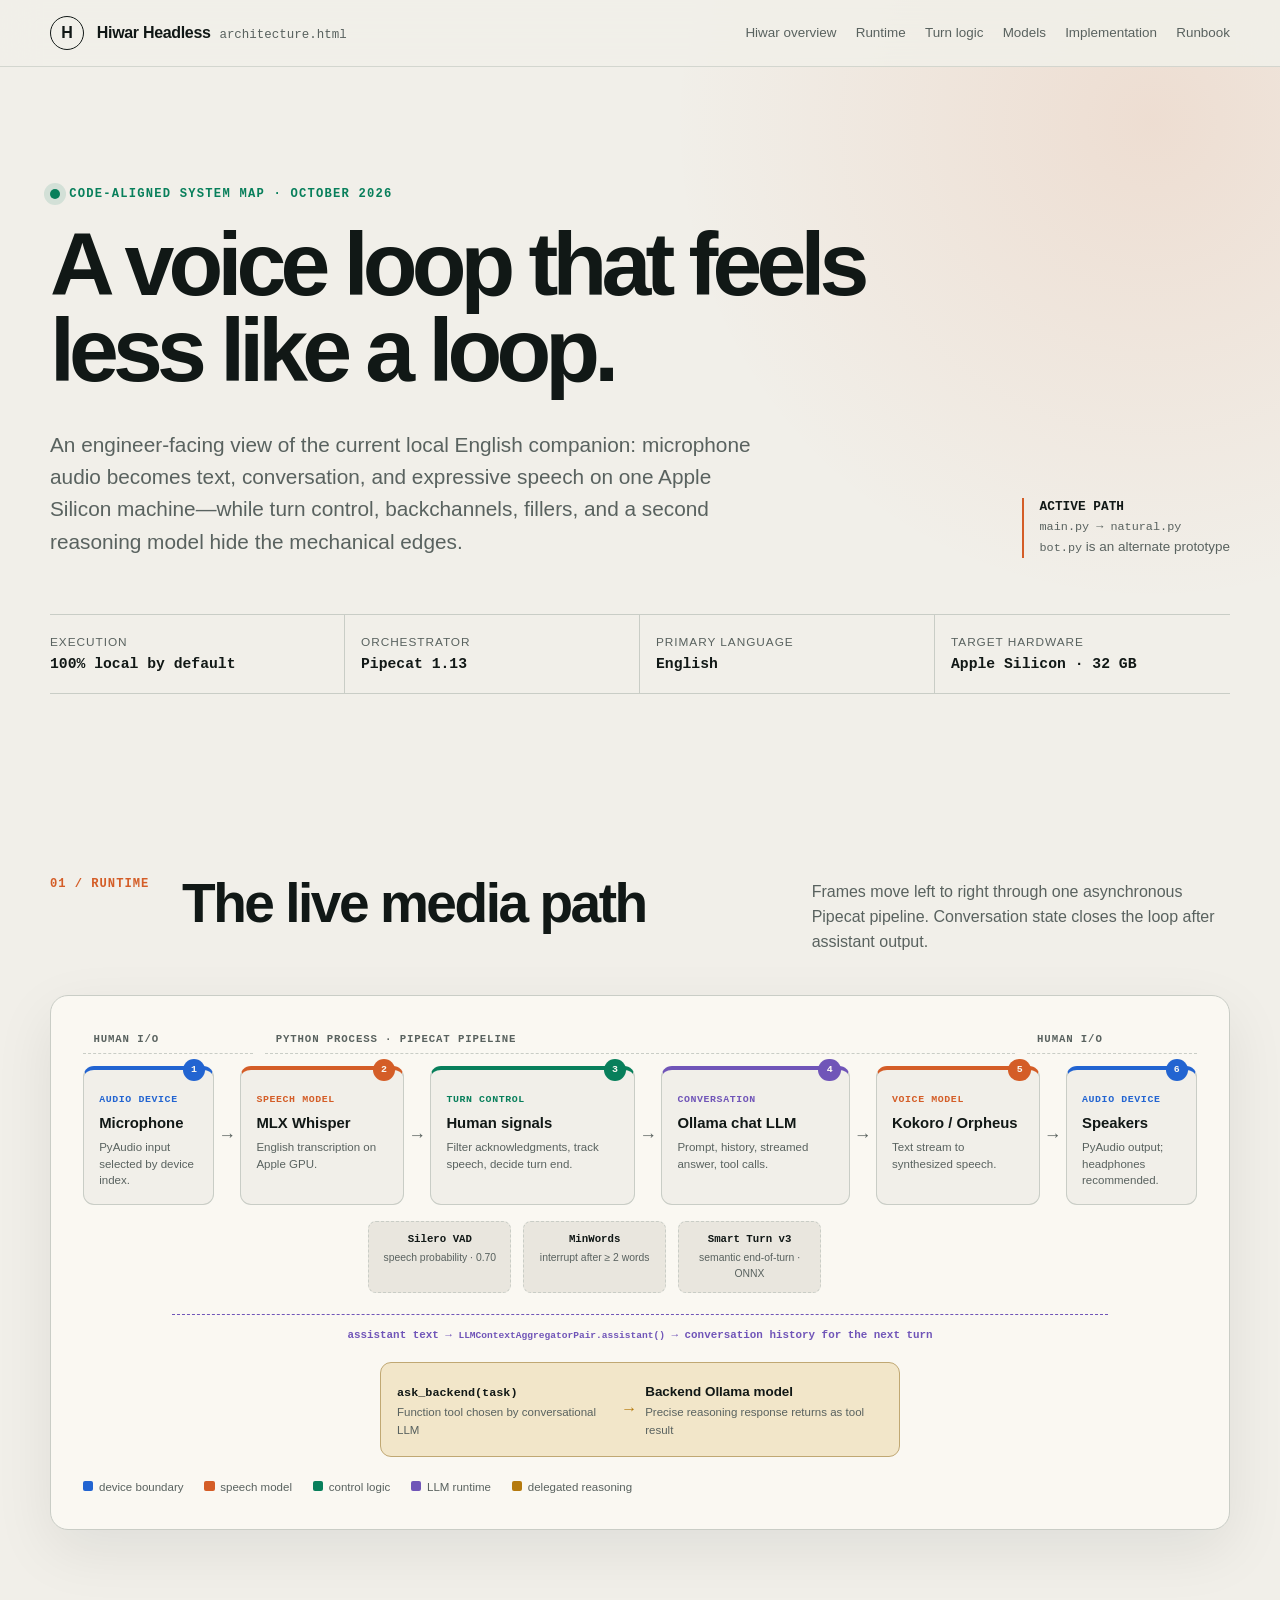
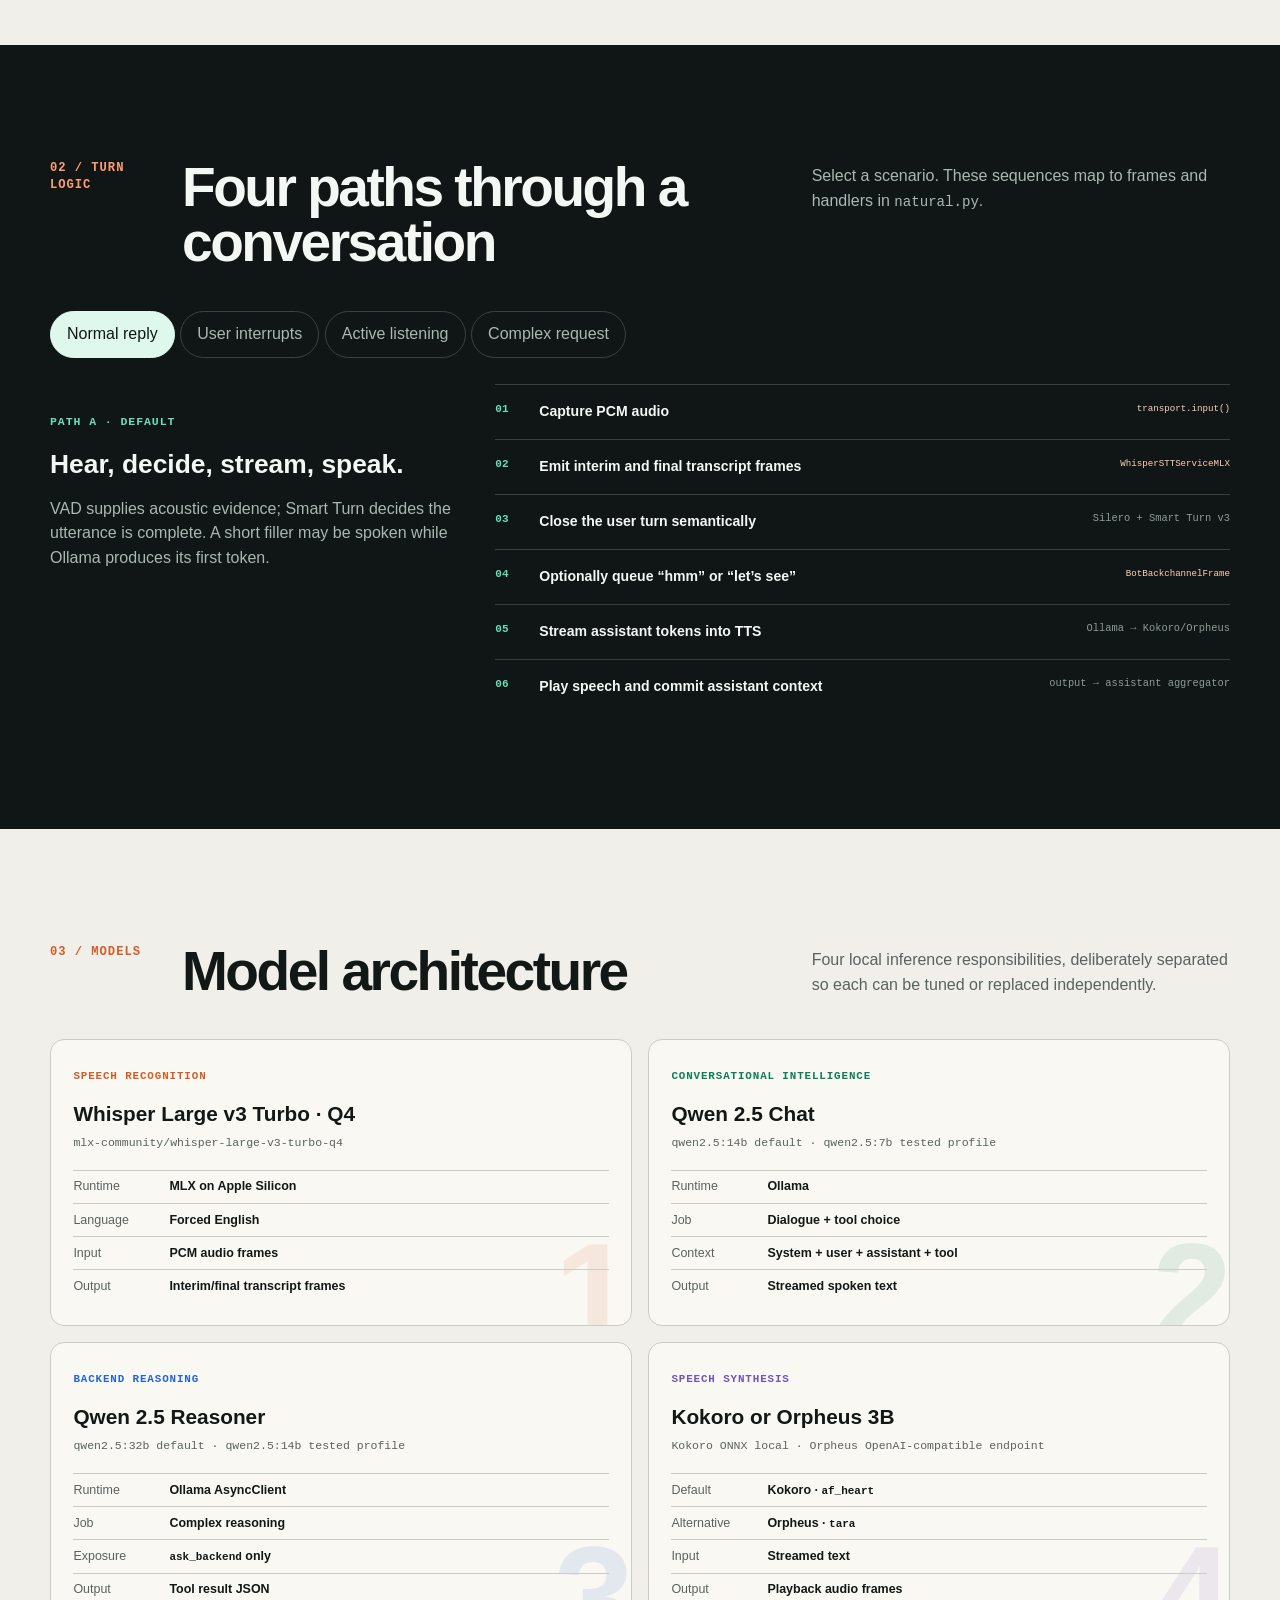
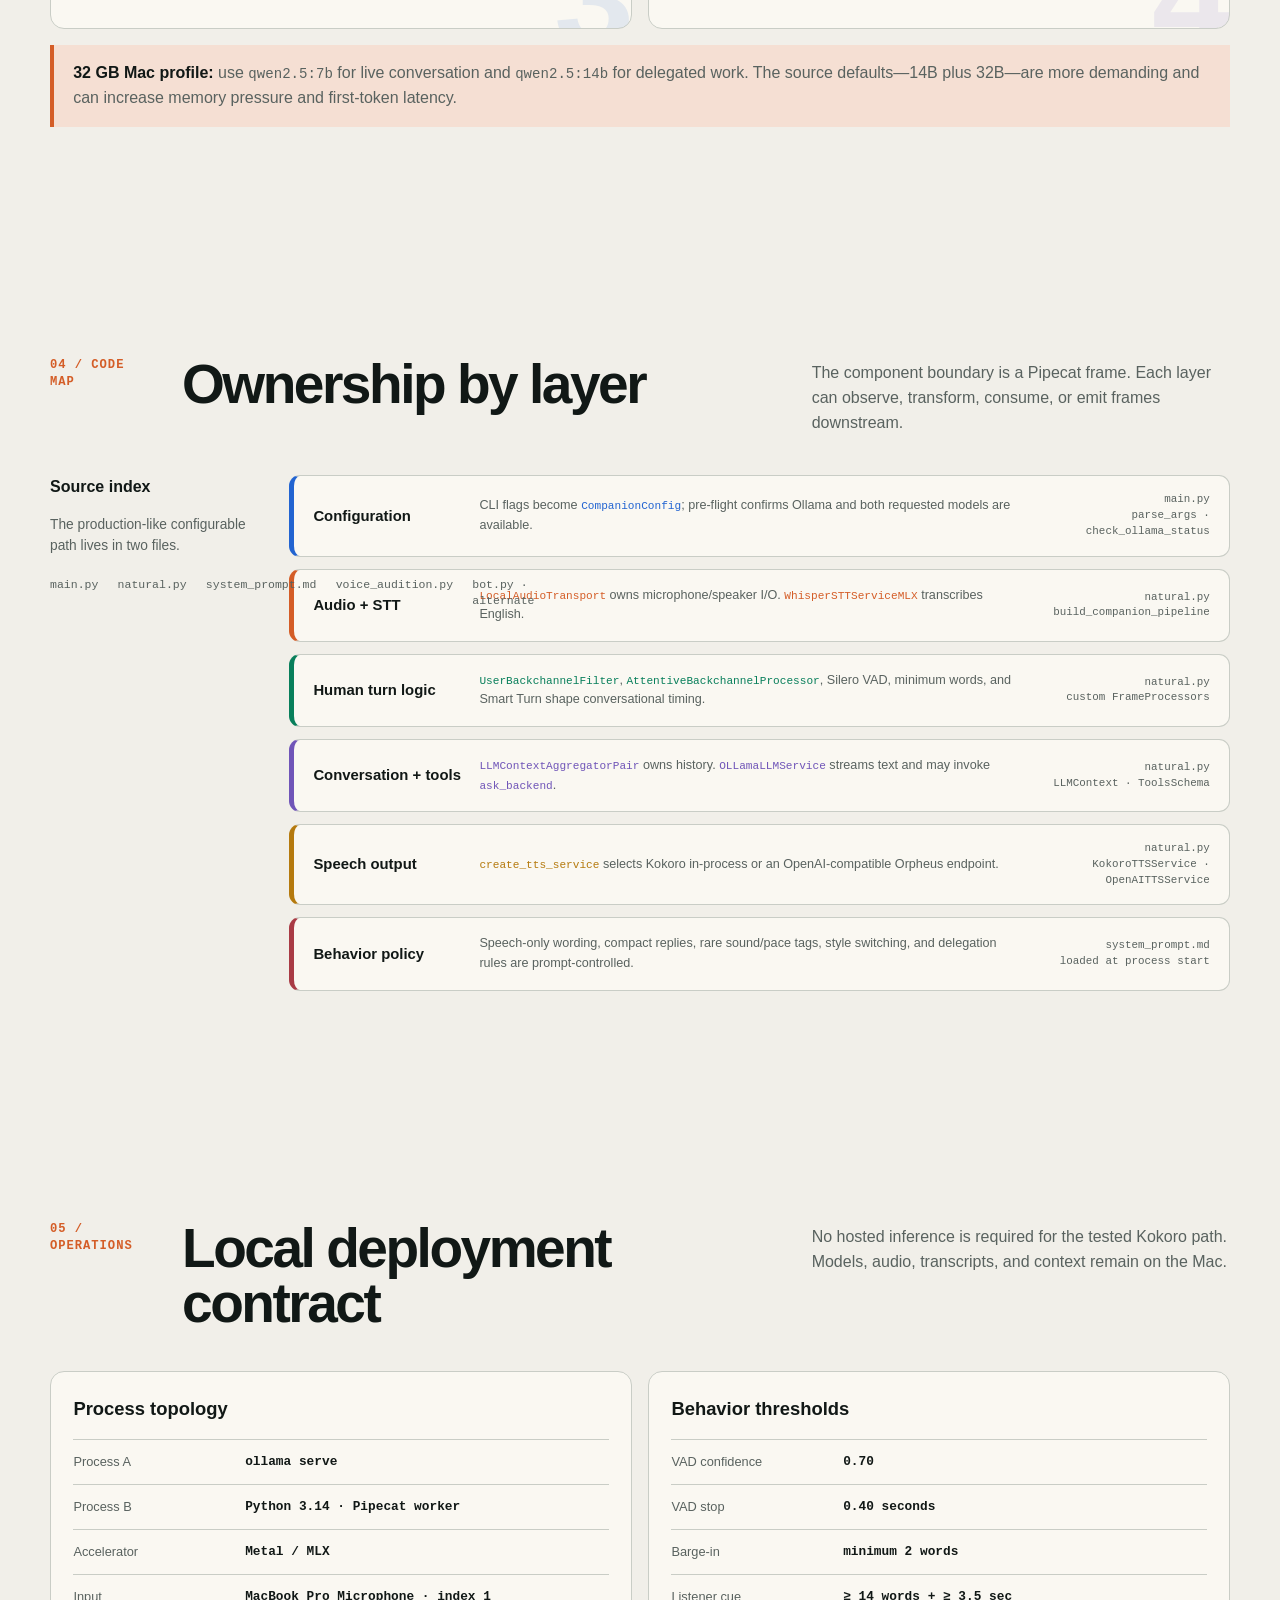
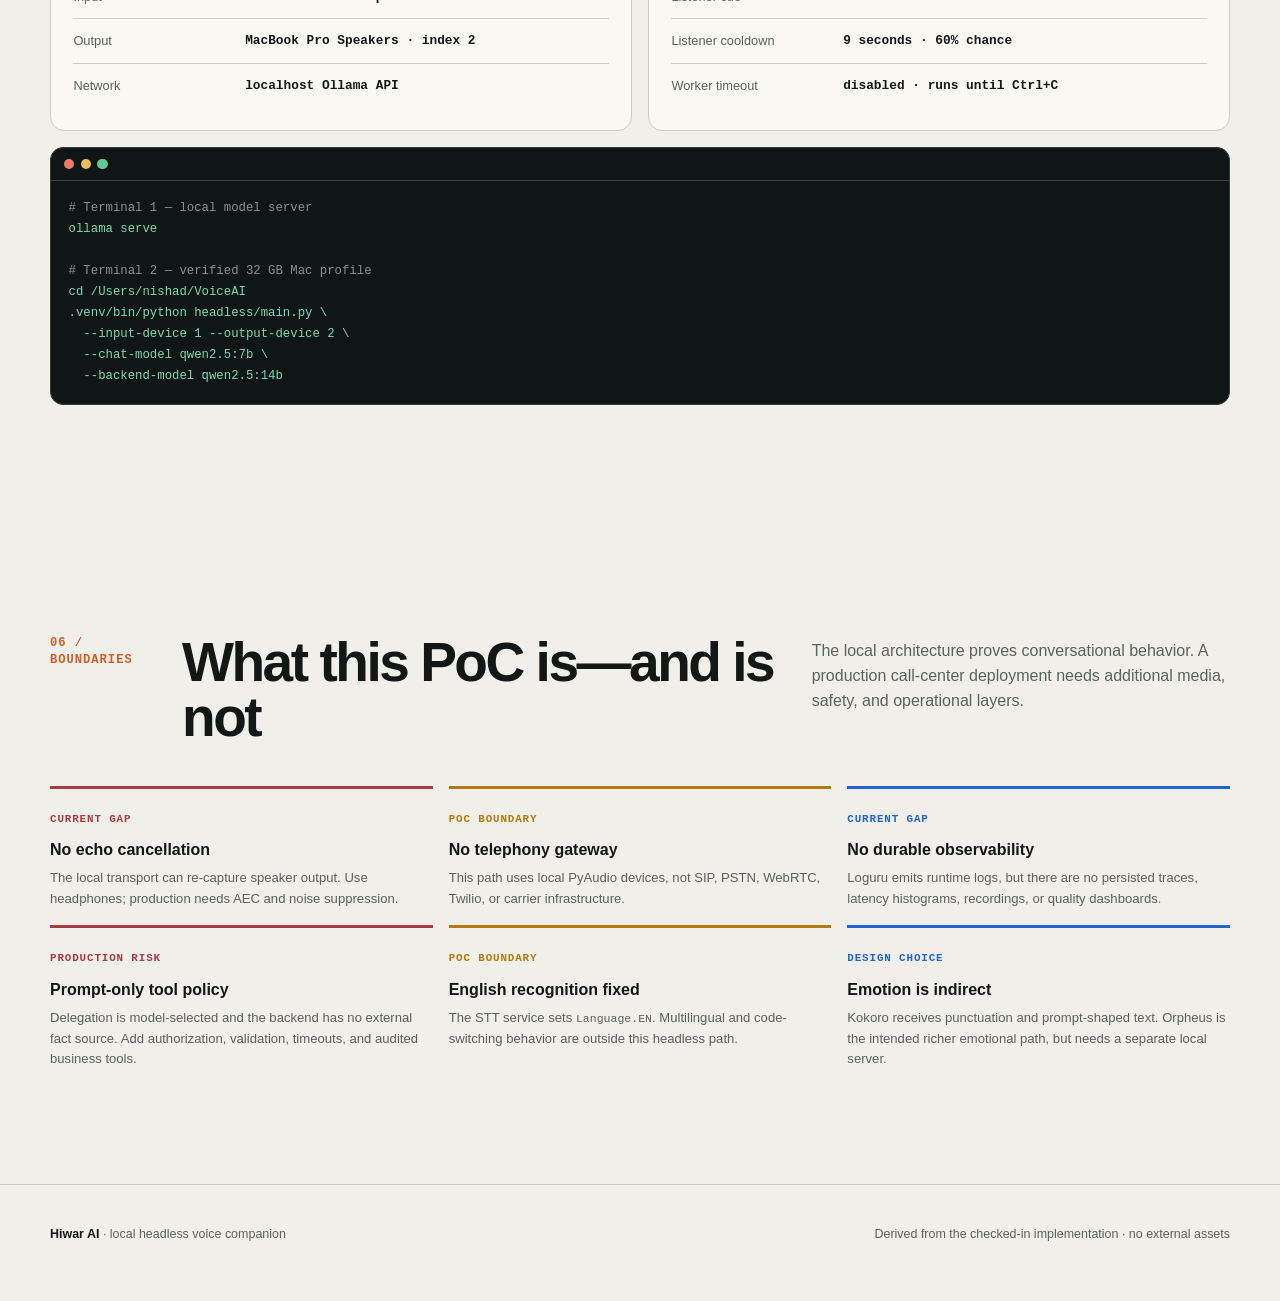
<file: docs/headless-architecture.html>
<!doctype html>
<html lang="en">
<head>
  <meta charset="utf-8">
  <meta name="viewport" content="width=device-width, initial-scale=1">
  <meta name="color-scheme" content="light dark">
  <meta name="theme-color" content="#101615">
  <title>Hiwar Headless Voice Companion — Technical Architecture</title>
  <meta name="description" content="Code-aligned technical and model architecture for the local Hiwar headless voice companion built with Pipecat, MLX Whisper, Ollama, Kokoro or Orpheus, Silero VAD, and Smart Turn.">
  <link rel="canonical" href="https://elephantclock.github.io/hiwar-ai/headless-architecture.html">
  <style>
    :root {
      --bg: #f1efe9;
      --surface: #faf8f2;
      --surface-2: #e9e6de;
      --ink: #111816;
      --muted: #59625f;
      --line: #c9cdc6;
      --green: #087f5b;
      --green-soft: #d8eee5;
      --orange: #d45d27;
      --orange-soft: #f5dfd3;
      --blue: #2264d1;
      --blue-soft: #dce7f8;
      --violet: #7055b8;
      --violet-soft: #e8e0f4;
      --red: #a93b45;
      --red-soft: #f3dcde;
      --yellow: #b57a0e;
      --yellow-soft: #f2e6c9;
      --terminal: #101615;
      --terminal-ink: #dff8ed;
      --shadow: 0 20px 60px rgba(18, 26, 23, .08);
      --radius: 18px;
      --mono: "SFMono-Regular", Consolas, "Liberation Mono", monospace;
      --sans: Inter, ui-sans-serif, -apple-system, BlinkMacSystemFont, "Segoe UI", sans-serif;
    }

    @media (prefers-color-scheme: dark) {
      :root {
        --bg: #101412;
        --surface: #171d1a;
        --surface-2: #202824;
        --ink: #edf3ef;
        --muted: #a7b1ac;
        --line: #36413c;
        --green: #52d6aa;
        --green-soft: #163b30;
        --orange: #ff9567;
        --orange-soft: #48291d;
        --blue: #86aff5;
        --blue-soft: #213754;
        --violet: #b8a2ef;
        --violet-soft: #362c4f;
        --red: #f28d96;
        --red-soft: #48272b;
        --yellow: #edbd61;
        --yellow-soft: #45391e;
        --shadow: 0 20px 60px rgba(0, 0, 0, .22);
      }
    }

    * { box-sizing: border-box; }
    html { scroll-behavior: smooth; }
    body {
      margin: 0;
      background:
        radial-gradient(circle at 90% 2%, color-mix(in srgb, var(--orange) 12%, transparent), transparent 30rem),
        var(--bg);
      color: var(--ink);
      font-family: var(--sans);
      line-height: 1.55;
    }
    a { color: inherit; text-underline-offset: .2em; }
    button { font: inherit; }
    code, .mono { font-family: var(--mono); }
    code { font-size: .88em; }
    :focus-visible { outline: 3px solid var(--blue); outline-offset: 3px; }
    .wrap { width: min(1180px, calc(100% - 2rem)); margin-inline: auto; }
    .skip {
      position: fixed; top: -5rem; left: 1rem; z-index: 99;
      padding: .7rem 1rem; color: white; background: #000; border-radius: 0 0 8px 8px;
    }
    .skip:focus { top: 0; }

    header {
      position: sticky; top: 0; z-index: 20;
      background: color-mix(in srgb, var(--bg) 88%, transparent);
      border-bottom: 1px solid color-mix(in srgb, var(--line) 75%, transparent);
      backdrop-filter: blur(18px);
    }
    .topbar {
      min-height: 66px; display: flex; align-items: center; justify-content: space-between;
      gap: 1.5rem;
    }
    .brand { display: flex; align-items: center; gap: .8rem; text-decoration: none; }
    .brand-mark {
      display: grid; place-items: center; width: 34px; height: 34px;
      border: 1px solid var(--ink); border-radius: 50%; font-weight: 800;
    }
    .brand-copy { display: flex; align-items: baseline; gap: .55rem; }
    .brand-copy strong { letter-spacing: -.02em; }
    .brand-copy span { color: var(--muted); font-size: .78rem; font-family: var(--mono); }
    nav { display: flex; gap: 1.2rem; font-size: .84rem; }
    nav a { color: var(--muted); text-decoration: none; }
    nav a:hover { color: var(--ink); }

    .hero { padding: clamp(4rem, 9vw, 8rem) 0 4.2rem; }
    .eyebrow {
      display: inline-flex; align-items: center; gap: .55rem;
      margin-bottom: 1.3rem; color: var(--green); font: 700 .76rem/1 var(--mono);
      text-transform: uppercase; letter-spacing: .1em;
    }
    .pulse { width: .65rem; height: .65rem; background: var(--green); border-radius: 50%; box-shadow: 0 0 0 6px color-mix(in srgb, var(--green) 13%, transparent); }
    h1 {
      max-width: 850px; margin: 0; font-size: clamp(2.7rem, 7vw, 6.25rem);
      font-weight: 720; line-height: .96; letter-spacing: -.065em;
    }
    .hero-grid { display: grid; grid-template-columns: 1.35fr .65fr; gap: 4rem; margin-top: 2.25rem; align-items: end; }
    .lede { margin: 0; max-width: 710px; color: var(--muted); font-size: clamp(1.06rem, 2vw, 1.3rem); }
    .stamp { justify-self: end; border-left: 2px solid var(--orange); padding-left: 1rem; }
    .stamp strong, .stamp span { display: block; }
    .stamp strong { font: 700 .8rem/1.4 var(--mono); }
    .stamp span { color: var(--muted); font-size: .84rem; }

    .facts {
      display: grid; grid-template-columns: repeat(4, 1fr); border-block: 1px solid var(--line);
      margin-top: 3.5rem;
    }
    .fact { padding: 1.15rem 1rem; border-right: 1px solid var(--line); }
    .fact:first-child { padding-left: 0; }
    .fact:last-child { border-right: 0; }
    .fact span { display: block; color: var(--muted); font-size: .74rem; text-transform: uppercase; letter-spacing: .08em; }
    .fact strong { display: block; margin-top: .2rem; font: 700 .92rem/1.35 var(--mono); }

    section { padding: clamp(4.5rem, 9vw, 8rem) 0; }
    .section-head {
      display: grid; grid-template-columns: 100px minmax(0, 1fr) minmax(250px, .7fr);
      gap: 1rem 2rem; align-items: start; margin-bottom: 2.5rem;
    }
    .kicker { color: var(--orange); font: 700 .76rem/1.4 var(--mono); letter-spacing: .08em; text-transform: uppercase; }
    h2 { margin: 0; font-size: clamp(2rem, 4.3vw, 3.65rem); line-height: 1; letter-spacing: -.045em; }
    .section-head p { margin: .25rem 0 0; color: var(--muted); }

    .arch-shell {
      padding: clamp(1rem, 2.5vw, 2rem); background: var(--surface);
      border: 1px solid var(--line); border-radius: var(--radius); box-shadow: var(--shadow);
    }
    .boundary {
      display: grid; grid-template-columns: 1fr 4.4fr 1fr; gap: .75rem;
      margin-bottom: .75rem;
    }
    .boundary span {
      padding: .35rem .65rem; color: var(--muted); border-bottom: 1px dashed var(--line);
      font: 700 .67rem/1.3 var(--mono); text-transform: uppercase; letter-spacing: .08em;
    }
    .pipeline {
      display: grid;
      grid-template-columns: minmax(105px, .8fr) 26px minmax(110px, 1fr) 26px minmax(125px, 1.25fr) 26px minmax(125px, 1.15fr) 26px minmax(110px, 1fr) 26px minmax(105px, .8fr);
      align-items: stretch;
    }
    .box {
      position: relative; min-width: 0; padding: .95rem; background: var(--bg);
      border: 1px solid var(--line); border-top: 4px solid var(--c); border-radius: 11px;
    }
    .box.device { --c: var(--blue); }
    .box.model { --c: var(--orange); }
    .box.control { --c: var(--green); }
    .box.runtime { --c: var(--violet); }
    .box h3 { margin: .35rem 0 .4rem; font-size: .93rem; line-height: 1.15; }
    .box p { margin: 0; color: var(--muted); font-size: .72rem; line-height: 1.45; }
    .box .type { color: var(--c); font: 700 .62rem/1 var(--mono); letter-spacing: .06em; text-transform: uppercase; }
    .connector { display: grid; place-items: center; color: var(--muted); }
    .connector::before { content: "→"; font-size: 1.1rem; }
    .stage-number {
      position: absolute; top: -.7rem; right: .5rem; display: grid; place-items: center;
      width: 1.4rem; height: 1.4rem; color: var(--surface); background: var(--c);
      border-radius: 50%; font: 700 .62rem/1 var(--mono);
    }
    .subrail {
      display: grid; grid-template-columns: 1fr 1fr 1fr; gap: .75rem;
      margin: 1rem 0 0 calc((100% - 130px) * .29); width: calc((100% - 130px) * .46);
    }
    .micro {
      padding: .65rem .7rem; border: 1px dashed var(--line); border-radius: 8px;
      background: var(--surface-2); text-align: center;
    }
    .micro strong { display: block; font: 700 .67rem/1.3 var(--mono); }
    .micro span { display: block; margin-top: .2rem; color: var(--muted); font-size: .65rem; }
    .loopback {
      margin: 1.3rem 8% 0; padding-top: .8rem; border-top: 1px dashed var(--violet);
      color: var(--violet); text-align: center; font: 700 .68rem/1.4 var(--mono);
    }
    .delegate {
      width: min(520px, 100%); margin: 1.2rem auto 0; padding: 1rem;
      display: grid; grid-template-columns: 1fr 2rem 1.1fr; align-items: center;
      background: var(--yellow-soft); border: 1px solid color-mix(in srgb, var(--yellow) 45%, var(--line)); border-radius: 11px;
    }
    .delegate strong { font-size: .84rem; }
    .delegate small { display: block; color: var(--muted); font-size: .72rem; }
    .delegate .arr { text-align: center; color: var(--yellow); }
    .legend { display: flex; flex-wrap: wrap; gap: .75rem 1.3rem; margin: 1.4rem 0 0; padding: 0; list-style: none; color: var(--muted); font-size: .72rem; }
    .legend i { display: inline-block; width: .65rem; height: .65rem; margin-right: .35rem; border-radius: 2px; background: var(--c); }

    .dark-section { color: #f3f8f5; background: var(--terminal); }
    .dark-section .section-head p { color: #aab8b1; }
    .dark-section .kicker { color: #ff9d73; }
    .tablist { display: flex; gap: .35rem; overflow-x: auto; padding-bottom: .25rem; }
    .tablist button {
      flex: 0 0 auto; padding: .65rem 1rem; color: #aab8b1; background: transparent;
      border: 1px solid #38443e; border-radius: 99px; cursor: pointer;
    }
    .tablist button[aria-selected="true"] { color: #101615; background: #dff8ed; border-color: #dff8ed; }
    .scenario { display: grid; grid-template-columns: .72fr 1.28fr; gap: 2rem; margin-top: 1.4rem; }
    .scenario-copy { padding: 1.5rem 0; }
    .scenario-copy .state { color: #69dfb5; font: 700 .72rem/1 var(--mono); text-transform: uppercase; letter-spacing: .08em; }
    .scenario-copy h3 { margin: .7rem 0; font-size: 1.65rem; }
    .scenario-copy p { margin: 0; color: #aab8b1; }
    .sequence { margin: 0; padding: 0; list-style: none; counter-reset: seq; }
    .sequence li {
      counter-increment: seq; position: relative; display: grid; grid-template-columns: 2rem 1fr auto;
      gap: .75rem; padding: 1rem 0; border-top: 1px solid #35413b; align-items: start;
    }
    .sequence li::before { content: counter(seq, decimal-leading-zero); color: #69dfb5; font: 700 .69rem/1.5 var(--mono); }
    .sequence strong { font-size: .88rem; }
    .sequence small { color: #8e9c95; text-align: right; font: .65rem/1.4 var(--mono); }
    .sequence code { color: #ffd0bb; }
    [hidden] { display: none !important; }

    .model-grid { display: grid; grid-template-columns: repeat(2, minmax(0, 1fr)); gap: 1rem; }
    .model-card {
      position: relative; overflow: hidden; min-height: 235px; padding: 1.4rem;
      background: var(--surface); border: 1px solid var(--line); border-radius: 14px;
    }
    .model-card::after {
      content: attr(data-index); position: absolute; right: -.2rem; bottom: -2.6rem;
      color: color-mix(in srgb, var(--c) 10%, transparent); font-size: 9rem; font-weight: 800; line-height: 1;
    }
    .model-card:nth-child(1) { --c: var(--orange); }
    .model-card:nth-child(2) { --c: var(--green); }
    .model-card:nth-child(3) { --c: var(--blue); }
    .model-card:nth-child(4) { --c: var(--violet); }
    .model-card .role { color: var(--c); font: 700 .68rem/1 var(--mono); letter-spacing: .08em; text-transform: uppercase; }
    .model-card h3 { position: relative; z-index: 1; margin: .7rem 0 .2rem; font-size: 1.3rem; }
    .model-card .id { position: relative; z-index: 1; color: var(--muted); font: .72rem/1.5 var(--mono); overflow-wrap: anywhere; }
    .model-card dl { position: relative; z-index: 1; display: grid; grid-template-columns: 6rem 1fr; margin: 1.2rem 0 0; font-size: .78rem; }
    .model-card dt, .model-card dd { margin: 0; padding: .4rem 0; border-top: 1px solid var(--line); }
    .model-card dt { color: var(--muted); }
    .model-card dd { font-weight: 600; }
    .choice-note { margin-top: 1rem; padding: 1rem 1.2rem; border-left: 4px solid var(--orange); background: var(--orange-soft); color: var(--muted); }
    .choice-note strong { color: var(--ink); }

    .layers { display: grid; grid-template-columns: 220px minmax(0, 1fr); gap: 1.2rem; }
    .layers aside { align-self: start; position: sticky; top: 90px; }
    .layers aside p { color: var(--muted); font-size: .86rem; }
    .layers aside a { display: block; padding: .4rem 0; color: var(--muted); font: .72rem/1.4 var(--mono); text-decoration: none; }
    .layers aside a:hover { color: var(--ink); }
    .layer-stack { display: grid; gap: .75rem; }
    .layer {
      display: grid; grid-template-columns: 150px 1fr 180px; gap: 1rem; align-items: center;
      padding: 1rem 1.2rem; background: var(--surface); border: 1px solid var(--line); border-left: 5px solid var(--c); border-radius: 11px;
    }
    .layer:nth-child(1) { --c: var(--blue); }
    .layer:nth-child(2) { --c: var(--orange); }
    .layer:nth-child(3) { --c: var(--green); }
    .layer:nth-child(4) { --c: var(--violet); }
    .layer:nth-child(5) { --c: var(--yellow); }
    .layer:nth-child(6) { --c: var(--red); }
    .layer h3 { margin: 0; font-size: .93rem; }
    .layer p { margin: 0; color: var(--muted); font-size: .79rem; }
    .layer code { color: var(--c); overflow-wrap: anywhere; }
    .layer .owner { color: var(--muted); text-align: right; font: .68rem/1.45 var(--mono); }

    .split { display: grid; grid-template-columns: 1fr 1fr; gap: 1rem; }
    .panel { padding: 1.4rem; background: var(--surface); border: 1px solid var(--line); border-radius: 14px; }
    .panel h3 { margin: 0 0 1rem; font-size: 1.15rem; }
    .spec-list { margin: 0; padding: 0; list-style: none; }
    .spec-list li {
      display: grid; grid-template-columns: minmax(110px, .6fr) 1.4fr; gap: 1rem;
      padding: .75rem 0; border-top: 1px solid var(--line); font-size: .8rem;
    }
    .spec-list span { color: var(--muted); }
    .spec-list strong { font-family: var(--mono); font-weight: 600; overflow-wrap: anywhere; }
    .terminal {
      margin-top: 1rem; background: var(--terminal); border: 1px solid #33403a;
      color: var(--terminal-ink); border-radius: 13px; overflow: hidden;
    }
    .terminal-bar { display: flex; align-items: center; gap: .4rem; padding: .65rem .8rem; border-bottom: 1px solid #33403a; }
    .terminal-bar i { width: .65rem; height: .65rem; border-radius: 50%; background: #58645e; }
    .terminal-bar i:first-child { background: #f07a66; }
    .terminal-bar i:nth-child(2) { background: #edbc5f; }
    .terminal-bar i:nth-child(3) { background: #60c995; }
    pre { margin: 0; padding: 1.1rem; overflow-x: auto; font: .77rem/1.7 var(--mono); }
    .cmd { color: #77d9b3; }
    .comment { color: #84928b; }

    .risk-grid { display: grid; grid-template-columns: repeat(3, 1fr); gap: 1rem; }
    .risk { padding-top: 1rem; border-top: 3px solid var(--c); }
    .risk:nth-child(1), .risk:nth-child(4) { --c: var(--red); }
    .risk:nth-child(2), .risk:nth-child(5) { --c: var(--yellow); }
    .risk:nth-child(3), .risk:nth-child(6) { --c: var(--blue); }
    .risk .level { color: var(--c); font: 700 .68rem/1 var(--mono); text-transform: uppercase; letter-spacing: .08em; }
    .risk h3 { margin: .55rem 0 .35rem; font-size: 1rem; }
    .risk p { margin: 0; color: var(--muted); font-size: .82rem; }

    footer { padding: 2.5rem 0 3.5rem; border-top: 1px solid var(--line); }
    .foot { display: flex; justify-content: space-between; gap: 2rem; color: var(--muted); font-size: .78rem; }
    .foot strong { color: var(--ink); }

    @media (max-width: 1000px) {
      .boundary { display: none; }
      .pipeline { grid-template-columns: 1fr; }
      .connector { min-height: 28px; }
      .connector::before { content: "↓"; }
      .subrail { width: 100%; margin-left: 0; }
      .layer { grid-template-columns: 125px 1fr; }
      .layer .owner { grid-column: 2; text-align: left; }
    }
    @media (max-width: 780px) {
      nav { display: none; }
      .hero-grid, .scenario, .split { grid-template-columns: 1fr; gap: 1.5rem; }
      .stamp { justify-self: start; }
      .facts { grid-template-columns: repeat(2, 1fr); }
      .fact:nth-child(2) { border-right: 0; }
      .fact:nth-child(3) { padding-left: 0; border-top: 1px solid var(--line); }
      .fact:nth-child(4) { border-top: 1px solid var(--line); }
      .section-head { grid-template-columns: 1fr; }
      .model-grid, .risk-grid { grid-template-columns: 1fr; }
      .layers { grid-template-columns: 1fr; }
      .layers aside { position: static; }
      .layers aside nav { display: grid; grid-template-columns: repeat(2, 1fr); }
      .subrail { grid-template-columns: 1fr; }
      .delegate { grid-template-columns: 1fr; gap: .6rem; text-align: center; }
      .delegate .arr { transform: rotate(90deg); }
      .layer { grid-template-columns: 1fr; }
      .layer .owner { grid-column: 1; }
    }
    @media (max-width: 480px) {
      .wrap { width: min(100% - 1.2rem, 1180px); }
      .brand-copy span { display: none; }
      .facts { grid-template-columns: 1fr; }
      .fact, .fact:first-child, .fact:nth-child(3) { padding: .9rem 0; border-right: 0; border-top: 1px solid var(--line); }
      .fact:first-child { border-top: 0; }
      .sequence li { grid-template-columns: 1.7rem 1fr; }
      .sequence small { grid-column: 2; text-align: left; }
      .model-grid { grid-template-columns: 1fr; }
      .spec-list li { grid-template-columns: 1fr; gap: .15rem; }
      .foot { display: block; }
    }
    @media print {
      header, .tablist { display: none; }
      body { background: white; }
      section { padding: 2rem 0; break-inside: avoid; }
      .arch-shell, .model-card, .panel { box-shadow: none; }
    }
  </style>
</head>
<body>
  <a class="skip" href="#content">Skip to architecture</a>
  <header>
    <div class="wrap topbar">
      <a class="brand" href="./" aria-label="Hiwar AI home">
        <span class="brand-mark">H</span>
        <span class="brand-copy"><strong>Hiwar Headless</strong><span>architecture.html</span></span>
      </a>
      <nav aria-label="Architecture sections">
        <a href="./">Hiwar overview</a>
        <a href="#runtime">Runtime</a>
        <a href="#turns">Turn logic</a>
        <a href="#models">Models</a>
        <a href="#implementation">Implementation</a>
        <a href="#run">Runbook</a>
      </nav>
    </div>
  </header>

  <main id="content">
    <section class="hero" id="top">
      <div class="wrap">
        <div class="eyebrow"><span class="pulse" aria-hidden="true"></span> Code-aligned system map · October 2026</div>
        <h1>A voice loop that feels less like a loop.</h1>
        <div class="hero-grid">
          <p class="lede">An engineer-facing view of the current local English companion: microphone audio becomes text, conversation, and expressive speech on one Apple Silicon machine—while turn control, backchannels, fillers, and a second reasoning model hide the mechanical edges.</p>
          <div class="stamp">
            <strong>ACTIVE PATH</strong>
            <span><code>main.py → natural.py</code></span>
            <span><code>bot.py</code> is an alternate prototype</span>
          </div>
        </div>
        <div class="facts" aria-label="Runtime facts">
          <div class="fact"><span>Execution</span><strong>100% local by default</strong></div>
          <div class="fact"><span>Orchestrator</span><strong>Pipecat 1.13</strong></div>
          <div class="fact"><span>Primary language</span><strong>English</strong></div>
          <div class="fact"><span>Target hardware</span><strong>Apple Silicon · 32 GB</strong></div>
        </div>
      </div>
    </section>

    <section id="runtime">
      <div class="wrap">
        <div class="section-head">
          <div class="kicker">01 / Runtime</div>
          <h2>The live media path</h2>
          <p>Frames move left to right through one asynchronous Pipecat pipeline. Conversation state closes the loop after assistant output.</p>
        </div>

        <div class="arch-shell">
          <div class="boundary" aria-hidden="true">
            <span>Human I/O</span><span>Python process · Pipecat pipeline</span><span>Human I/O</span>
          </div>
          <div class="pipeline" aria-label="Main voice pipeline">
            <article class="box device">
              <span class="stage-number">1</span><span class="type">Audio device</span>
              <h3>Microphone</h3><p>PyAudio input selected by device index.</p>
            </article>
            <div class="connector" aria-hidden="true"></div>
            <article class="box model">
              <span class="stage-number">2</span><span class="type">Speech model</span>
              <h3>MLX Whisper</h3><p>English transcription on Apple GPU.</p>
            </article>
            <div class="connector" aria-hidden="true"></div>
            <article class="box control">
              <span class="stage-number">3</span><span class="type">Turn control</span>
              <h3>Human signals</h3><p>Filter acknowledgments, track speech, decide turn end.</p>
            </article>
            <div class="connector" aria-hidden="true"></div>
            <article class="box runtime">
              <span class="stage-number">4</span><span class="type">Conversation</span>
              <h3>Ollama chat LLM</h3><p>Prompt, history, streamed answer, tool calls.</p>
            </article>
            <div class="connector" aria-hidden="true"></div>
            <article class="box model">
              <span class="stage-number">5</span><span class="type">Voice model</span>
              <h3>Kokoro / Orpheus</h3><p>Text stream to synthesized speech.</p>
            </article>
            <div class="connector" aria-hidden="true"></div>
            <article class="box device">
              <span class="stage-number">6</span><span class="type">Audio device</span>
              <h3>Speakers</h3><p>PyAudio output; headphones recommended.</p>
            </article>
          </div>

          <div class="subrail" aria-label="Turn controller internals">
            <div class="micro"><strong>Silero VAD</strong><span>speech probability · 0.70</span></div>
            <div class="micro"><strong>MinWords</strong><span>interrupt after ≥ 2 words</span></div>
            <div class="micro"><strong>Smart Turn v3</strong><span>semantic end-of-turn · ONNX</span></div>
          </div>

          <div class="loopback">assistant text → <code>LLMContextAggregatorPair.assistant()</code> → conversation history for the next turn</div>

          <div class="delegate" aria-label="Backend delegation path">
            <div><strong><code>ask_backend(task)</code></strong><small>Function tool chosen by conversational LLM</small></div>
            <div class="arr" aria-hidden="true">→</div>
            <div><strong>Backend Ollama model</strong><small>Precise reasoning response returns as tool result</small></div>
          </div>

          <ul class="legend" aria-label="Diagram legend">
            <li><i style="--c:var(--blue)"></i>device boundary</li>
            <li><i style="--c:var(--orange)"></i>speech model</li>
            <li><i style="--c:var(--green)"></i>control logic</li>
            <li><i style="--c:var(--violet)"></i>LLM runtime</li>
            <li><i style="--c:var(--yellow)"></i>delegated reasoning</li>
          </ul>
        </div>
      </div>
    </section>

    <section class="dark-section" id="turns">
      <div class="wrap">
        <div class="section-head">
          <div class="kicker">02 / Turn logic</div>
          <h2>Four paths through a conversation</h2>
          <p>Select a scenario. These sequences map to frames and handlers in <code>natural.py</code>.</p>
        </div>

        <div class="tablist" role="tablist" aria-label="Conversation scenarios">
          <button role="tab" id="tab-normal" aria-controls="panel-normal" aria-selected="true">Normal reply</button>
          <button role="tab" id="tab-interrupt" aria-controls="panel-interrupt" aria-selected="false">User interrupts</button>
          <button role="tab" id="tab-listening" aria-controls="panel-listening" aria-selected="false">Active listening</button>
          <button role="tab" id="tab-delegate" aria-controls="panel-delegate" aria-selected="false">Complex request</button>
        </div>

        <div class="scenario" id="panel-normal" role="tabpanel" aria-labelledby="tab-normal">
          <div class="scenario-copy"><span class="state">Path A · default</span><h3>Hear, decide, stream, speak.</h3><p>VAD supplies acoustic evidence; Smart Turn decides the utterance is complete. A short filler may be spoken while Ollama produces its first token.</p></div>
          <ol class="sequence">
            <li><strong>Capture PCM audio</strong><small><code>transport.input()</code></small></li>
            <li><strong>Emit interim and final transcript frames</strong><small><code>WhisperSTTServiceMLX</code></small></li>
            <li><strong>Close the user turn semantically</strong><small>Silero + Smart Turn v3</small></li>
            <li><strong>Optionally queue “hmm” or “let’s see”</strong><small><code>BotBackchannelFrame</code></small></li>
            <li><strong>Stream assistant tokens into TTS</strong><small>Ollama → Kokoro/Orpheus</small></li>
            <li><strong>Play speech and commit assistant context</strong><small>output → assistant aggregator</small></li>
          </ol>
        </div>

        <div class="scenario" id="panel-interrupt" role="tabpanel" aria-labelledby="tab-interrupt" hidden>
          <div class="scenario-copy"><span class="state">Path B · barge-in</span><h3>Real speech wins; stray “yeah” does not.</h3><p>At least two recognized words are required to start an interrupting turn. Known short acknowledgments and laughter are converted to non-conversational backchannel frames while the bot speaks.</p></div>
          <ol class="sequence">
            <li><strong>Bot emits speaking-state frame</strong><small><code>BotStartedSpeakingFrame</code></small></li>
            <li><strong>User begins talking over output</strong><small>VAD detects voice</small></li>
            <li><strong>Filter checks acknowledgment vocabulary</strong><small>exact + laughter patterns</small></li>
            <li><strong>“mm-hmm” becomes a backchannel</strong><small>does not enter LLM context</small></li>
            <li><strong>Two or more real words start a new turn</strong><small><code>MinWords...Strategy</code></small></li>
            <li><strong>Pipeline interruption cancels current response</strong><small>Pipecat frame semantics</small></li>
          </ol>
        </div>

        <div class="scenario" id="panel-listening" role="tabpanel" aria-labelledby="tab-listening" hidden>
          <div class="scenario-copy"><span class="state">Path C · rapport</span><h3>Signal attention without polluting memory.</h3><p>During a sufficiently long user turn, the companion may inject a quiet acknowledgment. It is spoken, but it is not stored as an assistant response and is not interruptible.</p></div>
          <ol class="sequence">
            <li><strong>Track the beginning of user speech</strong><small><code>VADUserStarted...</code></small></li>
            <li><strong>Accumulate recognized word count</strong><small>interim or final frames</small></li>
            <li><strong>Require ≥ 3.5 seconds and ≥ 14 words</strong><small>plus 9-second cooldown</small></li>
            <li><strong>Apply 60% probability gate</strong><small>avoid repetitive behavior</small></li>
            <li><strong>Choose “mm-hmm”, “uh-huh”, “right”, or “hmm”</strong><small>random selection</small></li>
            <li><strong>Emit as <code>BotBackchannelFrame</code></strong><small>spoken, not added to history</small></li>
          </ol>
        </div>

        <div class="scenario" id="panel-delegate" role="tabpanel" aria-labelledby="tab-delegate" hidden>
          <div class="scenario-copy"><span class="state">Path D · tool call</span><h3>Keep conversation fast; move hard thinking aside.</h3><p>The chat model handles dialogue. For calculation, research, or multi-step reasoning, the system prompt tells it to call a single local tool backed by a larger Ollama model.</p></div>
          <ol class="sequence">
            <li><strong>Chat model identifies a complex task</strong><small>system prompt policy</small></li>
            <li><strong>Call <code>ask_backend</code> with a precise task</strong><small>Pipecat tool schema</small></li>
            <li><strong>Async Ollama client invokes backend model</strong><small>separate system instruction</small></li>
            <li><strong>Backend returns <code>{ answer }</code></strong><small>tool result callback</small></li>
            <li><strong>Chat model compresses answer for speech</strong><small>one to three sentences</small></li>
            <li><strong>TTS speaks the final conversational answer</strong><small>same output path</small></li>
          </ol>
        </div>
      </div>
    </section>

    <section id="models">
      <div class="wrap">
        <div class="section-head">
          <div class="kicker">03 / Models</div>
          <h2>Model architecture</h2>
          <p>Four local inference responsibilities, deliberately separated so each can be tuned or replaced independently.</p>
        </div>
        <div class="model-grid">
          <article class="model-card" data-index="1">
            <span class="role">Speech recognition</span>
            <h3>Whisper Large v3 Turbo · Q4</h3>
            <div class="id">mlx-community/whisper-large-v3-turbo-q4</div>
            <dl><dt>Runtime</dt><dd>MLX on Apple Silicon</dd><dt>Language</dt><dd>Forced English</dd><dt>Input</dt><dd>PCM audio frames</dd><dt>Output</dt><dd>Interim/final transcript frames</dd></dl>
          </article>
          <article class="model-card" data-index="2">
            <span class="role">Conversational intelligence</span>
            <h3>Qwen 2.5 Chat</h3>
            <div class="id">qwen2.5:14b default · qwen2.5:7b tested profile</div>
            <dl><dt>Runtime</dt><dd>Ollama</dd><dt>Job</dt><dd>Dialogue + tool choice</dd><dt>Context</dt><dd>System + user + assistant + tool</dd><dt>Output</dt><dd>Streamed spoken text</dd></dl>
          </article>
          <article class="model-card" data-index="3">
            <span class="role">Backend reasoning</span>
            <h3>Qwen 2.5 Reasoner</h3>
            <div class="id">qwen2.5:32b default · qwen2.5:14b tested profile</div>
            <dl><dt>Runtime</dt><dd>Ollama AsyncClient</dd><dt>Job</dt><dd>Complex reasoning</dd><dt>Exposure</dt><dd><code>ask_backend</code> only</dd><dt>Output</dt><dd>Tool result JSON</dd></dl>
          </article>
          <article class="model-card" data-index="4">
            <span class="role">Speech synthesis</span>
            <h3>Kokoro or Orpheus 3B</h3>
            <div class="id">Kokoro ONNX local · Orpheus OpenAI-compatible endpoint</div>
            <dl><dt>Default</dt><dd>Kokoro · <code>af_heart</code></dd><dt>Alternative</dt><dd>Orpheus · <code>tara</code></dd><dt>Input</dt><dd>Streamed text</dd><dt>Output</dt><dd>Playback audio frames</dd></dl>
          </article>
        </div>
        <div class="choice-note"><strong>32 GB Mac profile:</strong> use <code>qwen2.5:7b</code> for live conversation and <code>qwen2.5:14b</code> for delegated work. The source defaults—14B plus 32B—are more demanding and can increase memory pressure and first-token latency.</div>
      </div>
    </section>

    <section id="implementation">
      <div class="wrap">
        <div class="section-head">
          <div class="kicker">04 / Code map</div>
          <h2>Ownership by layer</h2>
          <p>The component boundary is a Pipecat frame. Each layer can observe, transform, consume, or emit frames downstream.</p>
        </div>
        <div class="layers">
          <aside>
            <strong>Source index</strong>
            <p>The production-like configurable path lives in two files.</p>
            <nav aria-label="Source files">
              <a href="https://github.com/elephantclock/hiwar-ai/blob/main/headless/main.py">main.py</a>
              <a href="https://github.com/elephantclock/hiwar-ai/blob/main/headless/natural.py">natural.py</a>
              <a href="https://github.com/elephantclock/hiwar-ai/blob/main/headless/system_prompt.md">system_prompt.md</a>
              <a href="https://github.com/elephantclock/hiwar-ai/blob/main/headless/voice_audition.py">voice_audition.py</a>
              <a href="https://github.com/elephantclock/hiwar-ai/blob/main/headless/bot.py">bot.py · alternate</a>
            </nav>
          </aside>
          <div class="layer-stack">
            <article class="layer"><h3>Configuration</h3><p>CLI flags become <code>CompanionConfig</code>; pre-flight confirms Ollama and both requested models are available.</p><div class="owner">main.py<br>parse_args · check_ollama_status</div></article>
            <article class="layer"><h3>Audio + STT</h3><p><code>LocalAudioTransport</code> owns microphone/speaker I/O. <code>WhisperSTTServiceMLX</code> transcribes English.</p><div class="owner">natural.py<br>build_companion_pipeline</div></article>
            <article class="layer"><h3>Human turn logic</h3><p><code>UserBackchannelFilter</code>, <code>AttentiveBackchannelProcessor</code>, Silero VAD, minimum words, and Smart Turn shape conversational timing.</p><div class="owner">natural.py<br>custom FrameProcessors</div></article>
            <article class="layer"><h3>Conversation + tools</h3><p><code>LLMContextAggregatorPair</code> owns history. <code>OLLamaLLMService</code> streams text and may invoke <code>ask_backend</code>.</p><div class="owner">natural.py<br>LLMContext · ToolsSchema</div></article>
            <article class="layer"><h3>Speech output</h3><p><code>create_tts_service</code> selects Kokoro in-process or an OpenAI-compatible Orpheus endpoint.</p><div class="owner">natural.py<br>KokoroTTSService · OpenAITTSService</div></article>
            <article class="layer"><h3>Behavior policy</h3><p>Speech-only wording, compact replies, rare sound/pace tags, style switching, and delegation rules are prompt-controlled.</p><div class="owner">system_prompt.md<br>loaded at process start</div></article>
          </div>
        </div>
      </div>
    </section>

    <section id="run">
      <div class="wrap">
        <div class="section-head">
          <div class="kicker">05 / Operations</div>
          <h2>Local deployment contract</h2>
          <p>No hosted inference is required for the tested Kokoro path. Models, audio, transcripts, and context remain on the Mac.</p>
        </div>
        <div class="split">
          <article class="panel">
            <h3>Process topology</h3>
            <ul class="spec-list">
              <li><span>Process A</span><strong>ollama serve</strong></li>
              <li><span>Process B</span><strong>Python 3.14 · Pipecat worker</strong></li>
              <li><span>Accelerator</span><strong>Metal / MLX</strong></li>
              <li><span>Input</span><strong>MacBook Pro Microphone · index 1</strong></li>
              <li><span>Output</span><strong>MacBook Pro Speakers · index 2</strong></li>
              <li><span>Network</span><strong>localhost Ollama API</strong></li>
            </ul>
          </article>
          <article class="panel">
            <h3>Behavior thresholds</h3>
            <ul class="spec-list">
              <li><span>VAD confidence</span><strong>0.70</strong></li>
              <li><span>VAD stop</span><strong>0.40 seconds</strong></li>
              <li><span>Barge-in</span><strong>minimum 2 words</strong></li>
              <li><span>Listener cue</span><strong>≥ 14 words + ≥ 3.5 sec</strong></li>
              <li><span>Listener cooldown</span><strong>9 seconds · 60% chance</strong></li>
              <li><span>Worker timeout</span><strong>disabled · runs until Ctrl+C</strong></li>
            </ul>
          </article>
        </div>
        <div class="terminal" aria-label="Commands to run the headless companion">
          <div class="terminal-bar" aria-hidden="true"><i></i><i></i><i></i></div>
          <pre><span class="comment"># Terminal 1 — local model server</span>
<span class="cmd">ollama serve</span>

<span class="comment"># Terminal 2 — verified 32 GB Mac profile</span>
<span class="cmd">cd /Users/nishad/VoiceAI</span>
<span class="cmd">.venv/bin/python headless/main.py \</span>
<span class="cmd">  --input-device 1 --output-device 2 \</span>
<span class="cmd">  --chat-model qwen2.5:7b \</span>
<span class="cmd">  --backend-model qwen2.5:14b</span></pre>
        </div>
      </div>
    </section>

    <section id="constraints">
      <div class="wrap">
        <div class="section-head">
          <div class="kicker">06 / Boundaries</div>
          <h2>What this PoC is—and is not</h2>
          <p>The local architecture proves conversational behavior. A production call-center deployment needs additional media, safety, and operational layers.</p>
        </div>
        <div class="risk-grid">
          <article class="risk"><span class="level">Current gap</span><h3>No echo cancellation</h3><p>The local transport can re-capture speaker output. Use headphones; production needs AEC and noise suppression.</p></article>
          <article class="risk"><span class="level">PoC boundary</span><h3>No telephony gateway</h3><p>This path uses local PyAudio devices, not SIP, PSTN, WebRTC, Twilio, or carrier infrastructure.</p></article>
          <article class="risk"><span class="level">Current gap</span><h3>No durable observability</h3><p>Loguru emits runtime logs, but there are no persisted traces, latency histograms, recordings, or quality dashboards.</p></article>
          <article class="risk"><span class="level">Production risk</span><h3>Prompt-only tool policy</h3><p>Delegation is model-selected and the backend has no external fact source. Add authorization, validation, timeouts, and audited business tools.</p></article>
          <article class="risk"><span class="level">PoC boundary</span><h3>English recognition fixed</h3><p>The STT service sets <code>Language.EN</code>. Multilingual and code-switching behavior are outside this headless path.</p></article>
          <article class="risk"><span class="level">Design choice</span><h3>Emotion is indirect</h3><p>Kokoro receives punctuation and prompt-shaped text. Orpheus is the intended richer emotional path, but needs a separate local server.</p></article>
        </div>
      </div>
    </section>
  </main>

  <footer>
    <div class="wrap foot"><span><strong>Hiwar AI</strong> · local headless voice companion</span><span>Derived from the checked-in implementation · no external assets</span></div>
  </footer>

  <script>
    const tabs = [...document.querySelectorAll('[role="tab"]')];
    tabs.forEach((tab, index) => {
      tab.addEventListener('click', () => selectTab(tab));
      tab.addEventListener('keydown', (event) => {
        if (!['ArrowLeft', 'ArrowRight', 'Home', 'End'].includes(event.key)) return;
        event.preventDefault();
        let next = index;
        if (event.key === 'ArrowRight') next = (index + 1) % tabs.length;
        if (event.key === 'ArrowLeft') next = (index - 1 + tabs.length) % tabs.length;
        if (event.key === 'Home') next = 0;
        if (event.key === 'End') next = tabs.length - 1;
        selectTab(tabs[next]);
        tabs[next].focus();
      });
    });

    function selectTab(selected) {
      tabs.forEach((tab) => {
        const active = tab === selected;
        tab.setAttribute('aria-selected', String(active));
        document.getElementById(tab.getAttribute('aria-controls')).hidden = !active;
      });
    }
  </script>
</body>
</html>
</file>
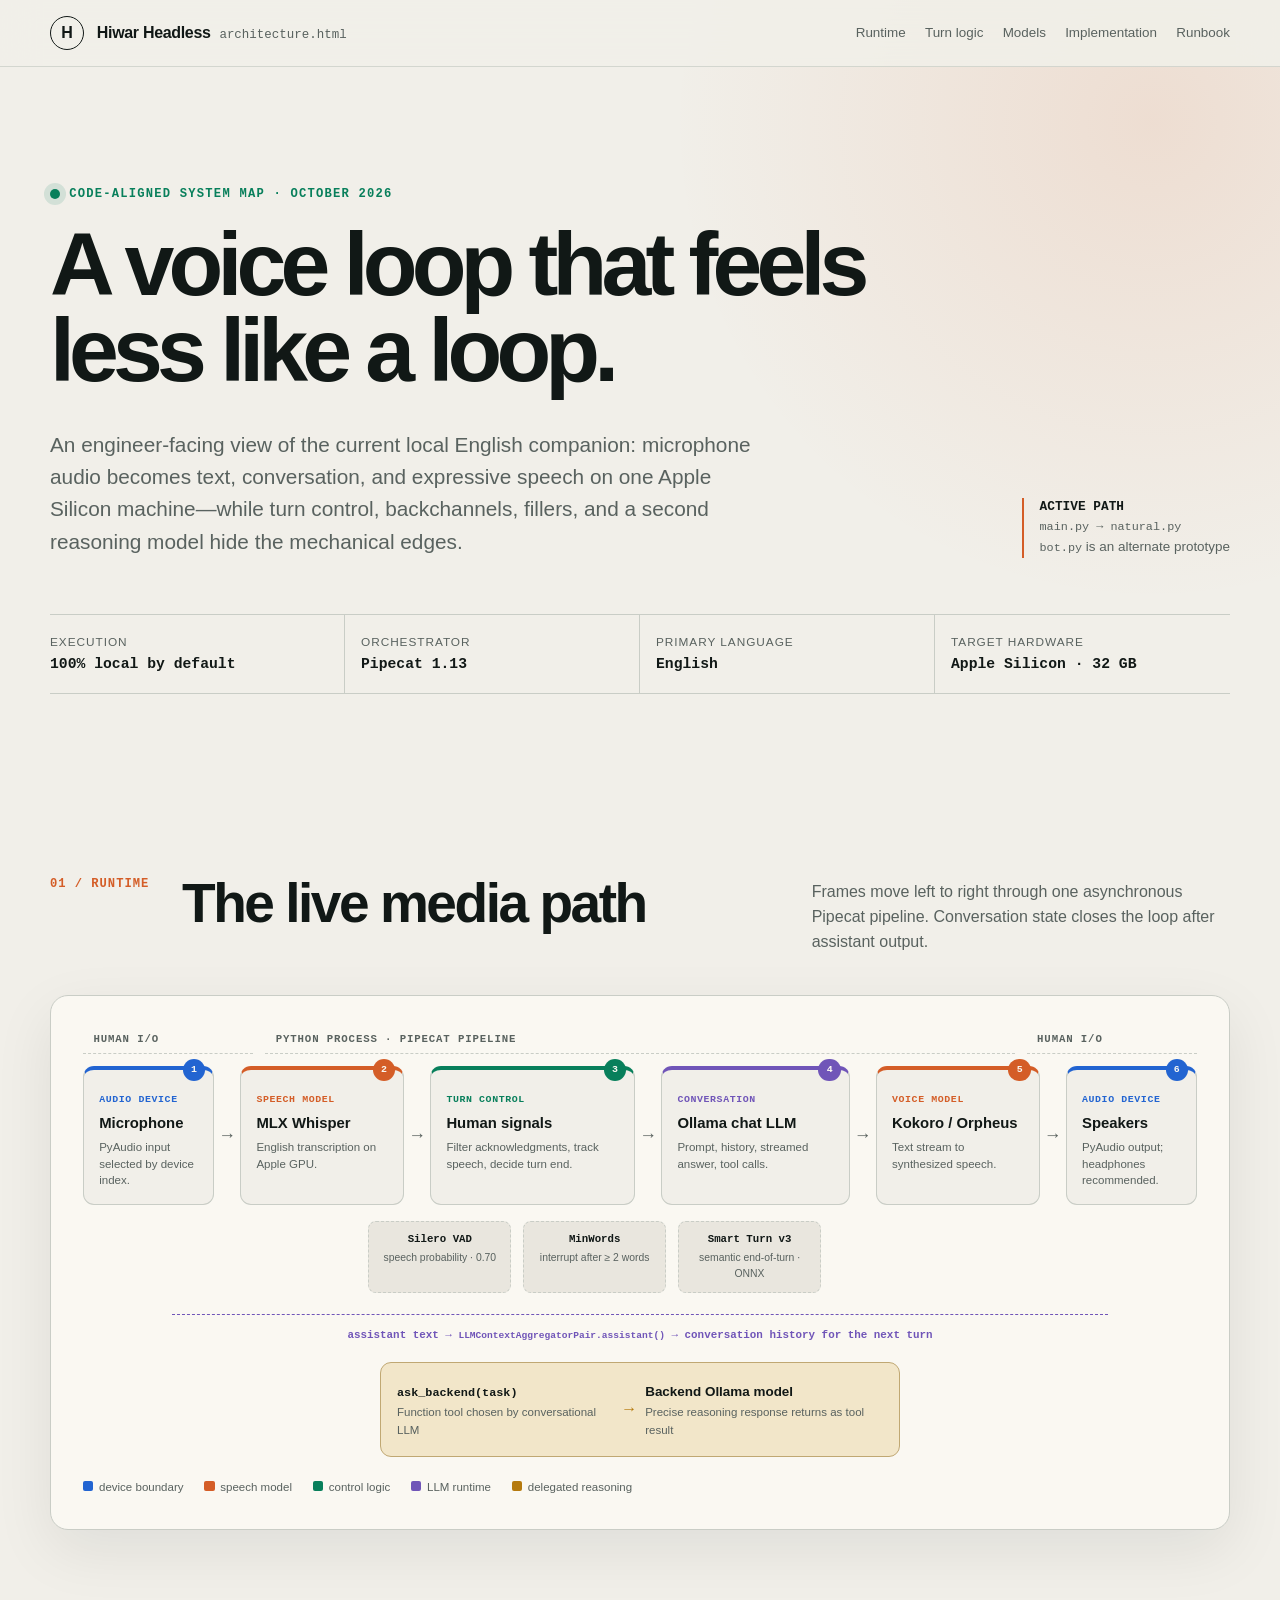
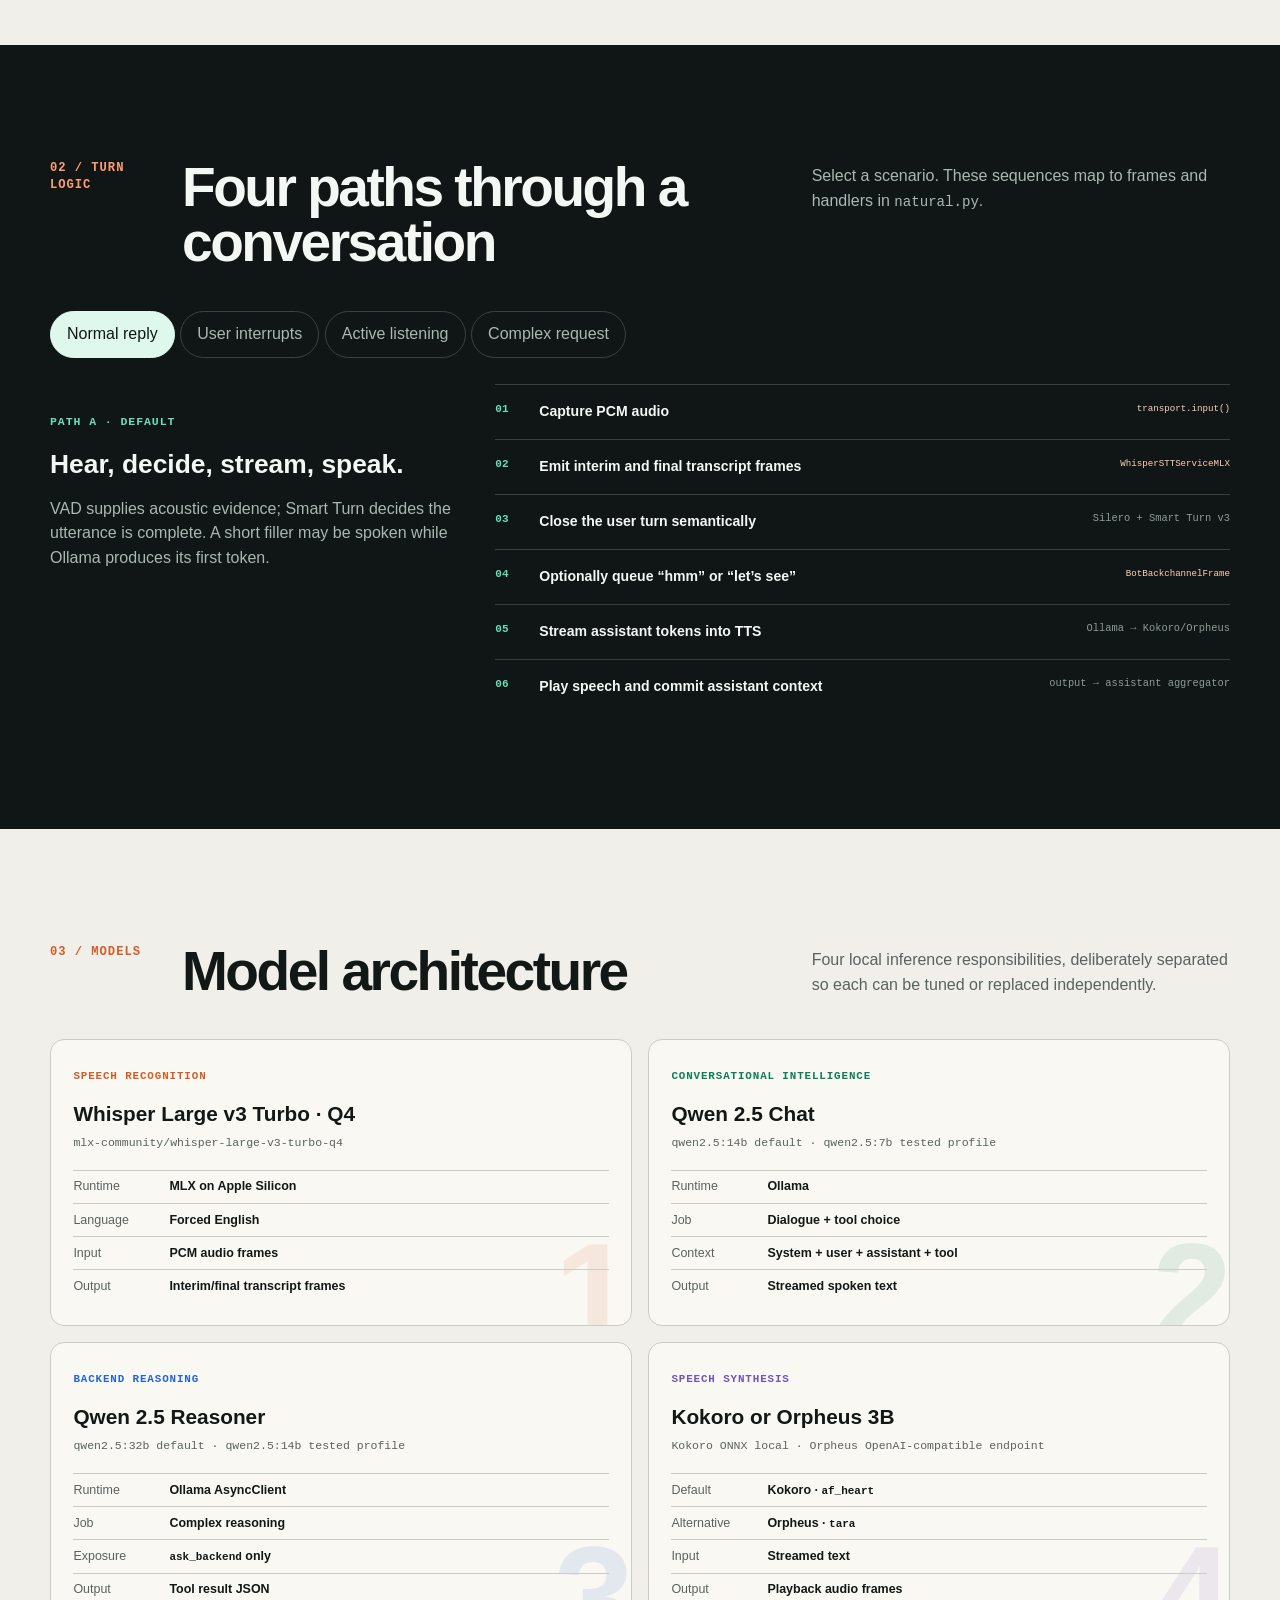
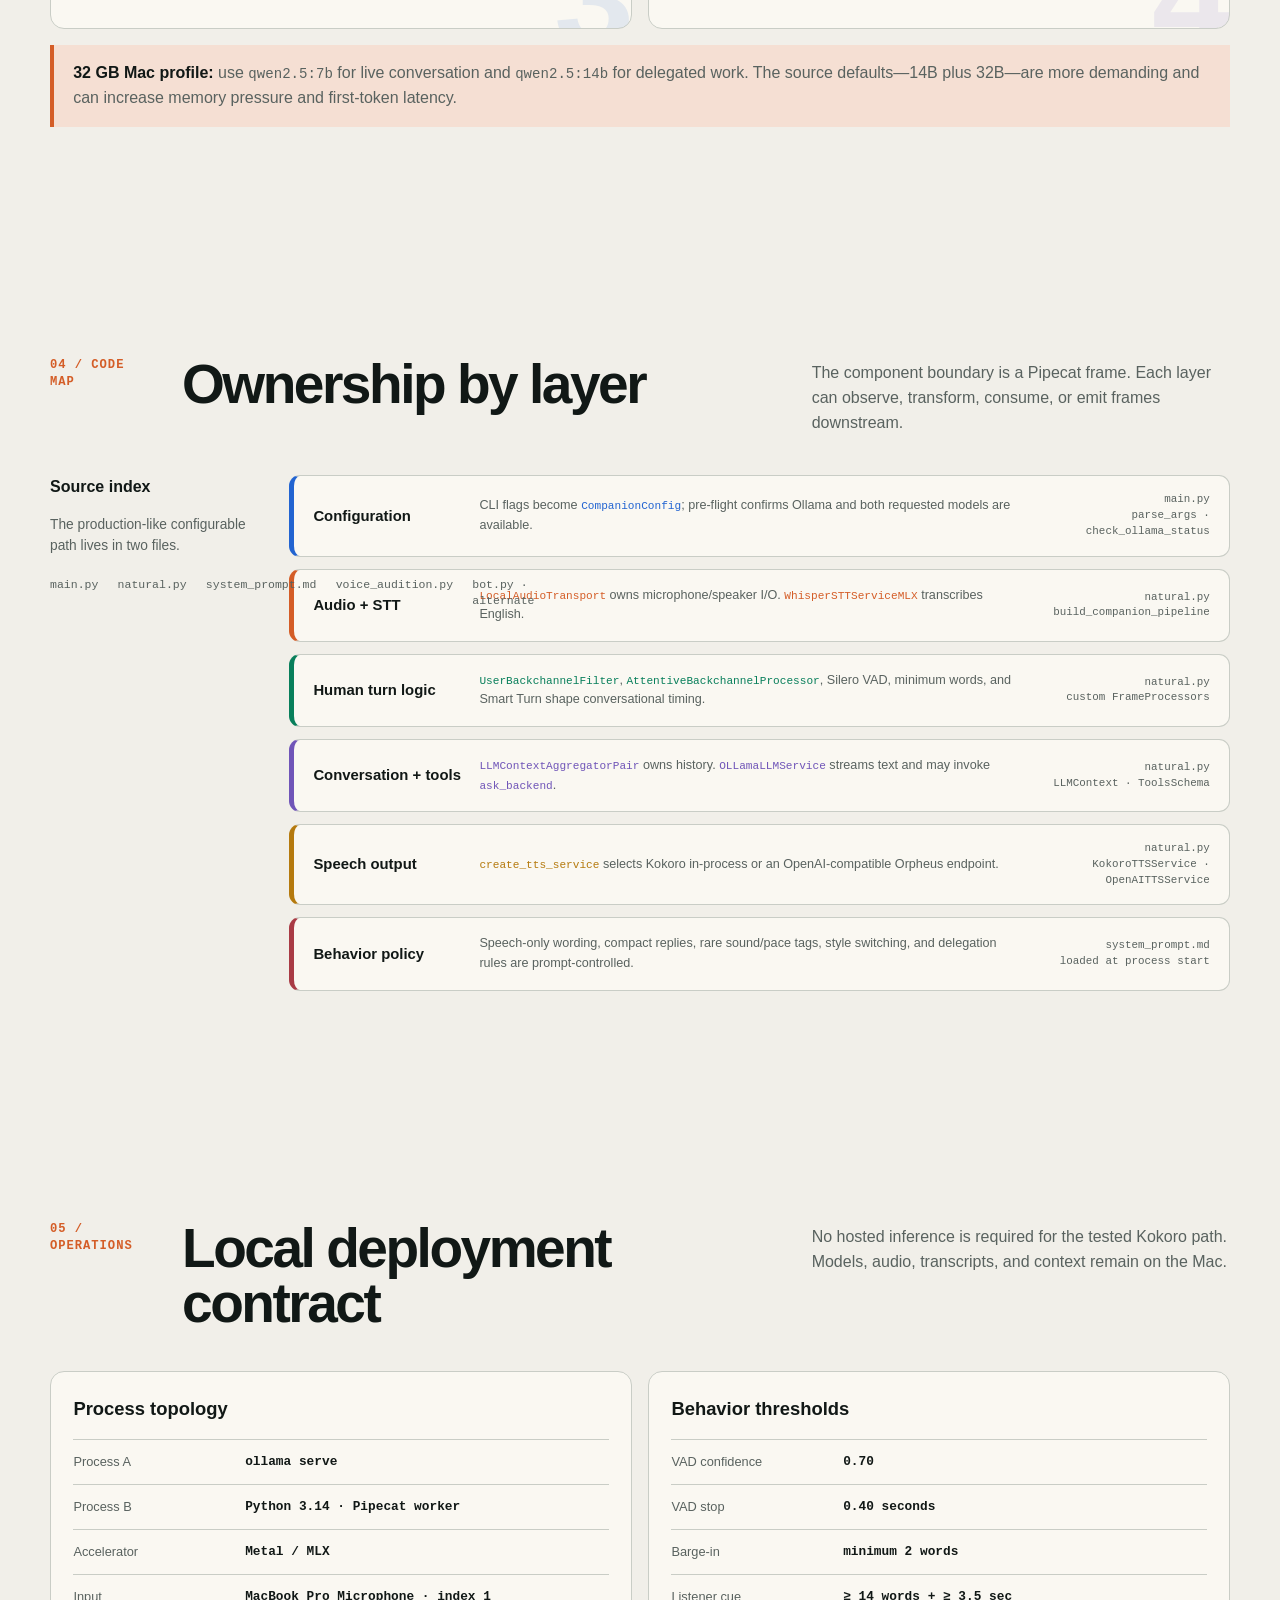
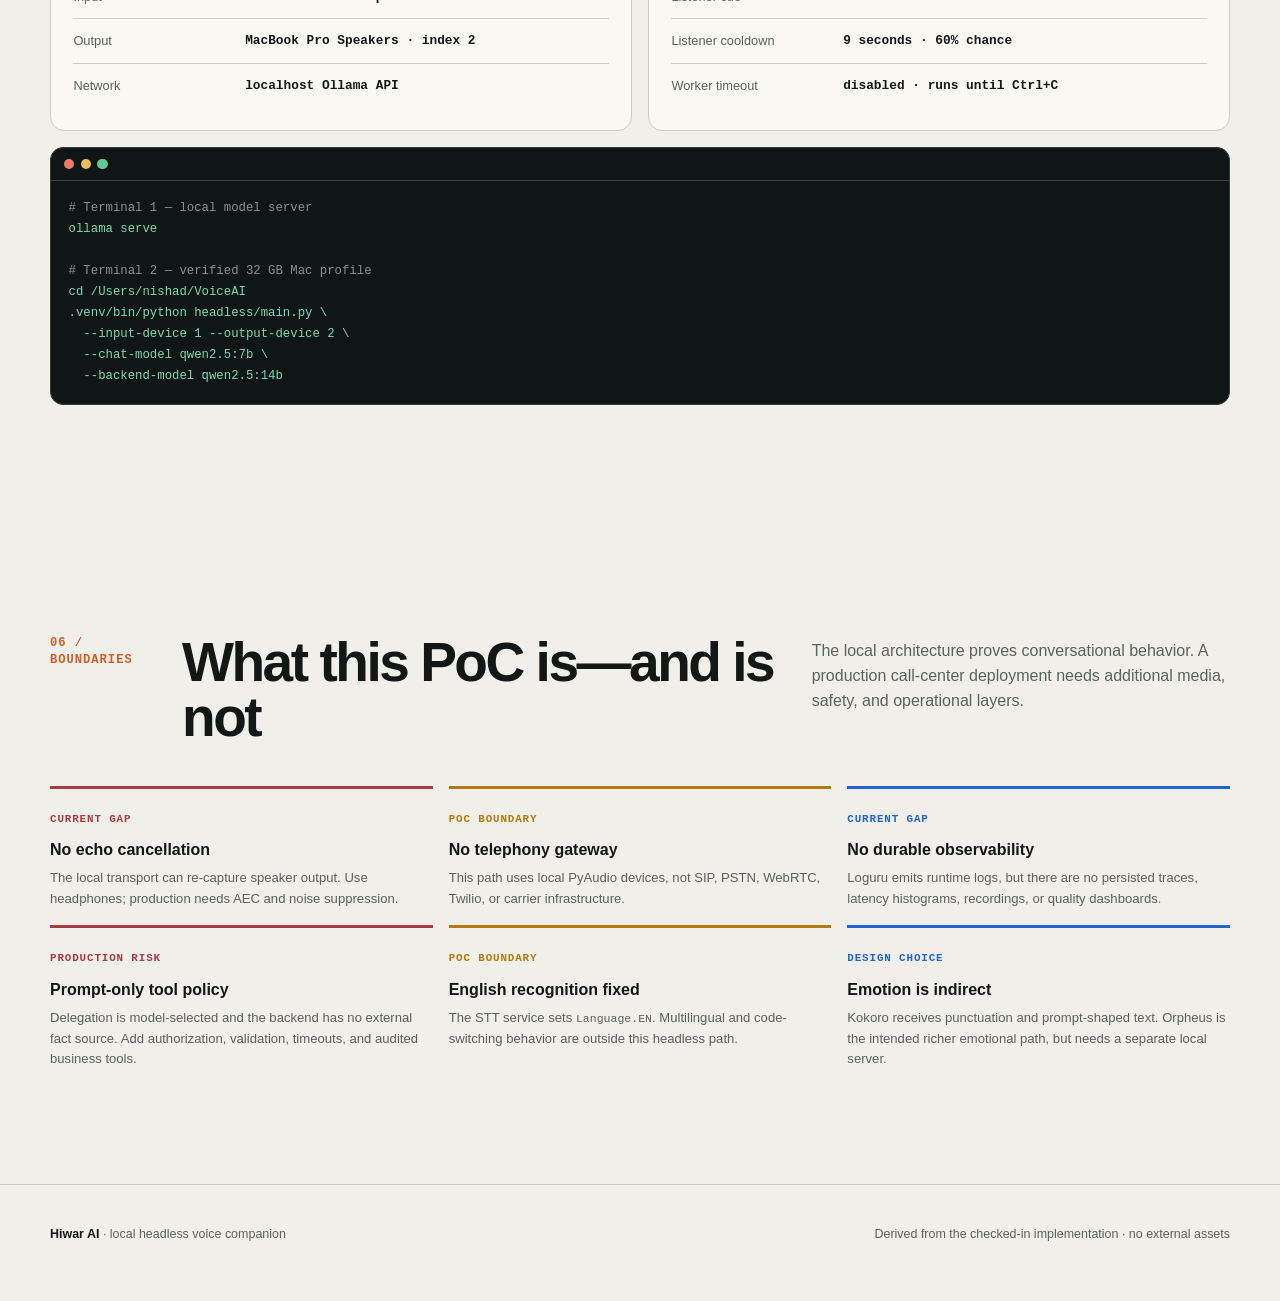
<file: headless/architecture.html>
<!doctype html>
<html lang="en">
<head>
  <meta charset="utf-8">
  <meta name="viewport" content="width=device-width, initial-scale=1">
  <meta name="color-scheme" content="light dark">
  <meta name="theme-color" content="#101615">
  <title>Hiwar Headless Voice Companion — Technical Architecture</title>
  <meta name="description" content="Code-aligned technical and model architecture for the local Hiwar headless voice companion built with Pipecat, MLX Whisper, Ollama, Kokoro or Orpheus, Silero VAD, and Smart Turn.">
  <link rel="canonical" href="https://elephantclock.github.io/hiwar-ai/headless-architecture.html">
  <style>
    :root {
      --bg: #f1efe9;
      --surface: #faf8f2;
      --surface-2: #e9e6de;
      --ink: #111816;
      --muted: #59625f;
      --line: #c9cdc6;
      --green: #087f5b;
      --green-soft: #d8eee5;
      --orange: #d45d27;
      --orange-soft: #f5dfd3;
      --blue: #2264d1;
      --blue-soft: #dce7f8;
      --violet: #7055b8;
      --violet-soft: #e8e0f4;
      --red: #a93b45;
      --red-soft: #f3dcde;
      --yellow: #b57a0e;
      --yellow-soft: #f2e6c9;
      --terminal: #101615;
      --terminal-ink: #dff8ed;
      --shadow: 0 20px 60px rgba(18, 26, 23, .08);
      --radius: 18px;
      --mono: "SFMono-Regular", Consolas, "Liberation Mono", monospace;
      --sans: Inter, ui-sans-serif, -apple-system, BlinkMacSystemFont, "Segoe UI", sans-serif;
    }

    @media (prefers-color-scheme: dark) {
      :root {
        --bg: #101412;
        --surface: #171d1a;
        --surface-2: #202824;
        --ink: #edf3ef;
        --muted: #a7b1ac;
        --line: #36413c;
        --green: #52d6aa;
        --green-soft: #163b30;
        --orange: #ff9567;
        --orange-soft: #48291d;
        --blue: #86aff5;
        --blue-soft: #213754;
        --violet: #b8a2ef;
        --violet-soft: #362c4f;
        --red: #f28d96;
        --red-soft: #48272b;
        --yellow: #edbd61;
        --yellow-soft: #45391e;
        --shadow: 0 20px 60px rgba(0, 0, 0, .22);
      }
    }

    * { box-sizing: border-box; }
    html { scroll-behavior: smooth; }
    body {
      margin: 0;
      background:
        radial-gradient(circle at 90% 2%, color-mix(in srgb, var(--orange) 12%, transparent), transparent 30rem),
        var(--bg);
      color: var(--ink);
      font-family: var(--sans);
      line-height: 1.55;
    }
    a { color: inherit; text-underline-offset: .2em; }
    button { font: inherit; }
    code, .mono { font-family: var(--mono); }
    code { font-size: .88em; }
    :focus-visible { outline: 3px solid var(--blue); outline-offset: 3px; }
    .wrap { width: min(1180px, calc(100% - 2rem)); margin-inline: auto; }
    .skip {
      position: fixed; top: -5rem; left: 1rem; z-index: 99;
      padding: .7rem 1rem; color: white; background: #000; border-radius: 0 0 8px 8px;
    }
    .skip:focus { top: 0; }

    header {
      position: sticky; top: 0; z-index: 20;
      background: color-mix(in srgb, var(--bg) 88%, transparent);
      border-bottom: 1px solid color-mix(in srgb, var(--line) 75%, transparent);
      backdrop-filter: blur(18px);
    }
    .topbar {
      min-height: 66px; display: flex; align-items: center; justify-content: space-between;
      gap: 1.5rem;
    }
    .brand { display: flex; align-items: center; gap: .8rem; text-decoration: none; }
    .brand-mark {
      display: grid; place-items: center; width: 34px; height: 34px;
      border: 1px solid var(--ink); border-radius: 50%; font-weight: 800;
    }
    .brand-copy { display: flex; align-items: baseline; gap: .55rem; }
    .brand-copy strong { letter-spacing: -.02em; }
    .brand-copy span { color: var(--muted); font-size: .78rem; font-family: var(--mono); }
    nav { display: flex; gap: 1.2rem; font-size: .84rem; }
    nav a { color: var(--muted); text-decoration: none; }
    nav a:hover { color: var(--ink); }

    .hero { padding: clamp(4rem, 9vw, 8rem) 0 4.2rem; }
    .eyebrow {
      display: inline-flex; align-items: center; gap: .55rem;
      margin-bottom: 1.3rem; color: var(--green); font: 700 .76rem/1 var(--mono);
      text-transform: uppercase; letter-spacing: .1em;
    }
    .pulse { width: .65rem; height: .65rem; background: var(--green); border-radius: 50%; box-shadow: 0 0 0 6px color-mix(in srgb, var(--green) 13%, transparent); }
    h1 {
      max-width: 850px; margin: 0; font-size: clamp(2.7rem, 7vw, 6.25rem);
      font-weight: 720; line-height: .96; letter-spacing: -.065em;
    }
    .hero-grid { display: grid; grid-template-columns: 1.35fr .65fr; gap: 4rem; margin-top: 2.25rem; align-items: end; }
    .lede { margin: 0; max-width: 710px; color: var(--muted); font-size: clamp(1.06rem, 2vw, 1.3rem); }
    .stamp { justify-self: end; border-left: 2px solid var(--orange); padding-left: 1rem; }
    .stamp strong, .stamp span { display: block; }
    .stamp strong { font: 700 .8rem/1.4 var(--mono); }
    .stamp span { color: var(--muted); font-size: .84rem; }

    .facts {
      display: grid; grid-template-columns: repeat(4, 1fr); border-block: 1px solid var(--line);
      margin-top: 3.5rem;
    }
    .fact { padding: 1.15rem 1rem; border-right: 1px solid var(--line); }
    .fact:first-child { padding-left: 0; }
    .fact:last-child { border-right: 0; }
    .fact span { display: block; color: var(--muted); font-size: .74rem; text-transform: uppercase; letter-spacing: .08em; }
    .fact strong { display: block; margin-top: .2rem; font: 700 .92rem/1.35 var(--mono); }

    section { padding: clamp(4.5rem, 9vw, 8rem) 0; }
    .section-head {
      display: grid; grid-template-columns: 100px minmax(0, 1fr) minmax(250px, .7fr);
      gap: 1rem 2rem; align-items: start; margin-bottom: 2.5rem;
    }
    .kicker { color: var(--orange); font: 700 .76rem/1.4 var(--mono); letter-spacing: .08em; text-transform: uppercase; }
    h2 { margin: 0; font-size: clamp(2rem, 4.3vw, 3.65rem); line-height: 1; letter-spacing: -.045em; }
    .section-head p { margin: .25rem 0 0; color: var(--muted); }

    .arch-shell {
      padding: clamp(1rem, 2.5vw, 2rem); background: var(--surface);
      border: 1px solid var(--line); border-radius: var(--radius); box-shadow: var(--shadow);
    }
    .boundary {
      display: grid; grid-template-columns: 1fr 4.4fr 1fr; gap: .75rem;
      margin-bottom: .75rem;
    }
    .boundary span {
      padding: .35rem .65rem; color: var(--muted); border-bottom: 1px dashed var(--line);
      font: 700 .67rem/1.3 var(--mono); text-transform: uppercase; letter-spacing: .08em;
    }
    .pipeline {
      display: grid;
      grid-template-columns: minmax(105px, .8fr) 26px minmax(110px, 1fr) 26px minmax(125px, 1.25fr) 26px minmax(125px, 1.15fr) 26px minmax(110px, 1fr) 26px minmax(105px, .8fr);
      align-items: stretch;
    }
    .box {
      position: relative; min-width: 0; padding: .95rem; background: var(--bg);
      border: 1px solid var(--line); border-top: 4px solid var(--c); border-radius: 11px;
    }
    .box.device { --c: var(--blue); }
    .box.model { --c: var(--orange); }
    .box.control { --c: var(--green); }
    .box.runtime { --c: var(--violet); }
    .box h3 { margin: .35rem 0 .4rem; font-size: .93rem; line-height: 1.15; }
    .box p { margin: 0; color: var(--muted); font-size: .72rem; line-height: 1.45; }
    .box .type { color: var(--c); font: 700 .62rem/1 var(--mono); letter-spacing: .06em; text-transform: uppercase; }
    .connector { display: grid; place-items: center; color: var(--muted); }
    .connector::before { content: "→"; font-size: 1.1rem; }
    .stage-number {
      position: absolute; top: -.7rem; right: .5rem; display: grid; place-items: center;
      width: 1.4rem; height: 1.4rem; color: var(--surface); background: var(--c);
      border-radius: 50%; font: 700 .62rem/1 var(--mono);
    }
    .subrail {
      display: grid; grid-template-columns: 1fr 1fr 1fr; gap: .75rem;
      margin: 1rem 0 0 calc((100% - 130px) * .29); width: calc((100% - 130px) * .46);
    }
    .micro {
      padding: .65rem .7rem; border: 1px dashed var(--line); border-radius: 8px;
      background: var(--surface-2); text-align: center;
    }
    .micro strong { display: block; font: 700 .67rem/1.3 var(--mono); }
    .micro span { display: block; margin-top: .2rem; color: var(--muted); font-size: .65rem; }
    .loopback {
      margin: 1.3rem 8% 0; padding-top: .8rem; border-top: 1px dashed var(--violet);
      color: var(--violet); text-align: center; font: 700 .68rem/1.4 var(--mono);
    }
    .delegate {
      width: min(520px, 100%); margin: 1.2rem auto 0; padding: 1rem;
      display: grid; grid-template-columns: 1fr 2rem 1.1fr; align-items: center;
      background: var(--yellow-soft); border: 1px solid color-mix(in srgb, var(--yellow) 45%, var(--line)); border-radius: 11px;
    }
    .delegate strong { font-size: .84rem; }
    .delegate small { display: block; color: var(--muted); font-size: .72rem; }
    .delegate .arr { text-align: center; color: var(--yellow); }
    .legend { display: flex; flex-wrap: wrap; gap: .75rem 1.3rem; margin: 1.4rem 0 0; padding: 0; list-style: none; color: var(--muted); font-size: .72rem; }
    .legend i { display: inline-block; width: .65rem; height: .65rem; margin-right: .35rem; border-radius: 2px; background: var(--c); }

    .dark-section { color: #f3f8f5; background: var(--terminal); }
    .dark-section .section-head p { color: #aab8b1; }
    .dark-section .kicker { color: #ff9d73; }
    .tablist { display: flex; gap: .35rem; overflow-x: auto; padding-bottom: .25rem; }
    .tablist button {
      flex: 0 0 auto; padding: .65rem 1rem; color: #aab8b1; background: transparent;
      border: 1px solid #38443e; border-radius: 99px; cursor: pointer;
    }
    .tablist button[aria-selected="true"] { color: #101615; background: #dff8ed; border-color: #dff8ed; }
    .scenario { display: grid; grid-template-columns: .72fr 1.28fr; gap: 2rem; margin-top: 1.4rem; }
    .scenario-copy { padding: 1.5rem 0; }
    .scenario-copy .state { color: #69dfb5; font: 700 .72rem/1 var(--mono); text-transform: uppercase; letter-spacing: .08em; }
    .scenario-copy h3 { margin: .7rem 0; font-size: 1.65rem; }
    .scenario-copy p { margin: 0; color: #aab8b1; }
    .sequence { margin: 0; padding: 0; list-style: none; counter-reset: seq; }
    .sequence li {
      counter-increment: seq; position: relative; display: grid; grid-template-columns: 2rem 1fr auto;
      gap: .75rem; padding: 1rem 0; border-top: 1px solid #35413b; align-items: start;
    }
    .sequence li::before { content: counter(seq, decimal-leading-zero); color: #69dfb5; font: 700 .69rem/1.5 var(--mono); }
    .sequence strong { font-size: .88rem; }
    .sequence small { color: #8e9c95; text-align: right; font: .65rem/1.4 var(--mono); }
    .sequence code { color: #ffd0bb; }
    [hidden] { display: none !important; }

    .model-grid { display: grid; grid-template-columns: repeat(2, minmax(0, 1fr)); gap: 1rem; }
    .model-card {
      position: relative; overflow: hidden; min-height: 235px; padding: 1.4rem;
      background: var(--surface); border: 1px solid var(--line); border-radius: 14px;
    }
    .model-card::after {
      content: attr(data-index); position: absolute; right: -.2rem; bottom: -2.6rem;
      color: color-mix(in srgb, var(--c) 10%, transparent); font-size: 9rem; font-weight: 800; line-height: 1;
    }
    .model-card:nth-child(1) { --c: var(--orange); }
    .model-card:nth-child(2) { --c: var(--green); }
    .model-card:nth-child(3) { --c: var(--blue); }
    .model-card:nth-child(4) { --c: var(--violet); }
    .model-card .role { color: var(--c); font: 700 .68rem/1 var(--mono); letter-spacing: .08em; text-transform: uppercase; }
    .model-card h3 { position: relative; z-index: 1; margin: .7rem 0 .2rem; font-size: 1.3rem; }
    .model-card .id { position: relative; z-index: 1; color: var(--muted); font: .72rem/1.5 var(--mono); overflow-wrap: anywhere; }
    .model-card dl { position: relative; z-index: 1; display: grid; grid-template-columns: 6rem 1fr; margin: 1.2rem 0 0; font-size: .78rem; }
    .model-card dt, .model-card dd { margin: 0; padding: .4rem 0; border-top: 1px solid var(--line); }
    .model-card dt { color: var(--muted); }
    .model-card dd { font-weight: 600; }
    .choice-note { margin-top: 1rem; padding: 1rem 1.2rem; border-left: 4px solid var(--orange); background: var(--orange-soft); color: var(--muted); }
    .choice-note strong { color: var(--ink); }

    .layers { display: grid; grid-template-columns: 220px minmax(0, 1fr); gap: 1.2rem; }
    .layers aside { align-self: start; position: sticky; top: 90px; }
    .layers aside p { color: var(--muted); font-size: .86rem; }
    .layers aside a { display: block; padding: .4rem 0; color: var(--muted); font: .72rem/1.4 var(--mono); text-decoration: none; }
    .layers aside a:hover { color: var(--ink); }
    .layer-stack { display: grid; gap: .75rem; }
    .layer {
      display: grid; grid-template-columns: 150px 1fr 180px; gap: 1rem; align-items: center;
      padding: 1rem 1.2rem; background: var(--surface); border: 1px solid var(--line); border-left: 5px solid var(--c); border-radius: 11px;
    }
    .layer:nth-child(1) { --c: var(--blue); }
    .layer:nth-child(2) { --c: var(--orange); }
    .layer:nth-child(3) { --c: var(--green); }
    .layer:nth-child(4) { --c: var(--violet); }
    .layer:nth-child(5) { --c: var(--yellow); }
    .layer:nth-child(6) { --c: var(--red); }
    .layer h3 { margin: 0; font-size: .93rem; }
    .layer p { margin: 0; color: var(--muted); font-size: .79rem; }
    .layer code { color: var(--c); overflow-wrap: anywhere; }
    .layer .owner { color: var(--muted); text-align: right; font: .68rem/1.45 var(--mono); }

    .split { display: grid; grid-template-columns: 1fr 1fr; gap: 1rem; }
    .panel { padding: 1.4rem; background: var(--surface); border: 1px solid var(--line); border-radius: 14px; }
    .panel h3 { margin: 0 0 1rem; font-size: 1.15rem; }
    .spec-list { margin: 0; padding: 0; list-style: none; }
    .spec-list li {
      display: grid; grid-template-columns: minmax(110px, .6fr) 1.4fr; gap: 1rem;
      padding: .75rem 0; border-top: 1px solid var(--line); font-size: .8rem;
    }
    .spec-list span { color: var(--muted); }
    .spec-list strong { font-family: var(--mono); font-weight: 600; overflow-wrap: anywhere; }
    .terminal {
      margin-top: 1rem; background: var(--terminal); border: 1px solid #33403a;
      color: var(--terminal-ink); border-radius: 13px; overflow: hidden;
    }
    .terminal-bar { display: flex; align-items: center; gap: .4rem; padding: .65rem .8rem; border-bottom: 1px solid #33403a; }
    .terminal-bar i { width: .65rem; height: .65rem; border-radius: 50%; background: #58645e; }
    .terminal-bar i:first-child { background: #f07a66; }
    .terminal-bar i:nth-child(2) { background: #edbc5f; }
    .terminal-bar i:nth-child(3) { background: #60c995; }
    pre { margin: 0; padding: 1.1rem; overflow-x: auto; font: .77rem/1.7 var(--mono); }
    .cmd { color: #77d9b3; }
    .comment { color: #84928b; }

    .risk-grid { display: grid; grid-template-columns: repeat(3, 1fr); gap: 1rem; }
    .risk { padding-top: 1rem; border-top: 3px solid var(--c); }
    .risk:nth-child(1), .risk:nth-child(4) { --c: var(--red); }
    .risk:nth-child(2), .risk:nth-child(5) { --c: var(--yellow); }
    .risk:nth-child(3), .risk:nth-child(6) { --c: var(--blue); }
    .risk .level { color: var(--c); font: 700 .68rem/1 var(--mono); text-transform: uppercase; letter-spacing: .08em; }
    .risk h3 { margin: .55rem 0 .35rem; font-size: 1rem; }
    .risk p { margin: 0; color: var(--muted); font-size: .82rem; }

    footer { padding: 2.5rem 0 3.5rem; border-top: 1px solid var(--line); }
    .foot { display: flex; justify-content: space-between; gap: 2rem; color: var(--muted); font-size: .78rem; }
    .foot strong { color: var(--ink); }

    @media (max-width: 1000px) {
      .boundary { display: none; }
      .pipeline { grid-template-columns: 1fr; }
      .connector { min-height: 28px; }
      .connector::before { content: "↓"; }
      .subrail { width: 100%; margin-left: 0; }
      .layer { grid-template-columns: 125px 1fr; }
      .layer .owner { grid-column: 2; text-align: left; }
    }
    @media (max-width: 780px) {
      nav { display: none; }
      .hero-grid, .scenario, .split { grid-template-columns: 1fr; gap: 1.5rem; }
      .stamp { justify-self: start; }
      .facts { grid-template-columns: repeat(2, 1fr); }
      .fact:nth-child(2) { border-right: 0; }
      .fact:nth-child(3) { padding-left: 0; border-top: 1px solid var(--line); }
      .fact:nth-child(4) { border-top: 1px solid var(--line); }
      .section-head { grid-template-columns: 1fr; }
      .model-grid, .risk-grid { grid-template-columns: 1fr; }
      .layers { grid-template-columns: 1fr; }
      .layers aside { position: static; }
      .layers aside nav { display: grid; grid-template-columns: repeat(2, 1fr); }
      .subrail { grid-template-columns: 1fr; }
      .delegate { grid-template-columns: 1fr; gap: .6rem; text-align: center; }
      .delegate .arr { transform: rotate(90deg); }
      .layer { grid-template-columns: 1fr; }
      .layer .owner { grid-column: 1; }
    }
    @media (max-width: 480px) {
      .wrap { width: min(100% - 1.2rem, 1180px); }
      .brand-copy span { display: none; }
      .facts { grid-template-columns: 1fr; }
      .fact, .fact:first-child, .fact:nth-child(3) { padding: .9rem 0; border-right: 0; border-top: 1px solid var(--line); }
      .fact:first-child { border-top: 0; }
      .sequence li { grid-template-columns: 1.7rem 1fr; }
      .sequence small { grid-column: 2; text-align: left; }
      .model-grid { grid-template-columns: 1fr; }
      .spec-list li { grid-template-columns: 1fr; gap: .15rem; }
      .foot { display: block; }
    }
    @media print {
      header, .tablist { display: none; }
      body { background: white; }
      section { padding: 2rem 0; break-inside: avoid; }
      .arch-shell, .model-card, .panel { box-shadow: none; }
    }
  </style>
</head>
<body>
  <a class="skip" href="#content">Skip to architecture</a>
  <header>
    <div class="wrap topbar">
      <a class="brand" href="#top" aria-label="Hiwar Headless architecture home">
        <span class="brand-mark">H</span>
        <span class="brand-copy"><strong>Hiwar Headless</strong><span>architecture.html</span></span>
      </a>
      <nav aria-label="Architecture sections">
        <a href="#runtime">Runtime</a>
        <a href="#turns">Turn logic</a>
        <a href="#models">Models</a>
        <a href="#implementation">Implementation</a>
        <a href="#run">Runbook</a>
      </nav>
    </div>
  </header>

  <main id="content">
    <section class="hero" id="top">
      <div class="wrap">
        <div class="eyebrow"><span class="pulse" aria-hidden="true"></span> Code-aligned system map · October 2026</div>
        <h1>A voice loop that feels less like a loop.</h1>
        <div class="hero-grid">
          <p class="lede">An engineer-facing view of the current local English companion: microphone audio becomes text, conversation, and expressive speech on one Apple Silicon machine—while turn control, backchannels, fillers, and a second reasoning model hide the mechanical edges.</p>
          <div class="stamp">
            <strong>ACTIVE PATH</strong>
            <span><code>main.py → natural.py</code></span>
            <span><code>bot.py</code> is an alternate prototype</span>
          </div>
        </div>
        <div class="facts" aria-label="Runtime facts">
          <div class="fact"><span>Execution</span><strong>100% local by default</strong></div>
          <div class="fact"><span>Orchestrator</span><strong>Pipecat 1.13</strong></div>
          <div class="fact"><span>Primary language</span><strong>English</strong></div>
          <div class="fact"><span>Target hardware</span><strong>Apple Silicon · 32 GB</strong></div>
        </div>
      </div>
    </section>

    <section id="runtime">
      <div class="wrap">
        <div class="section-head">
          <div class="kicker">01 / Runtime</div>
          <h2>The live media path</h2>
          <p>Frames move left to right through one asynchronous Pipecat pipeline. Conversation state closes the loop after assistant output.</p>
        </div>

        <div class="arch-shell">
          <div class="boundary" aria-hidden="true">
            <span>Human I/O</span><span>Python process · Pipecat pipeline</span><span>Human I/O</span>
          </div>
          <div class="pipeline" aria-label="Main voice pipeline">
            <article class="box device">
              <span class="stage-number">1</span><span class="type">Audio device</span>
              <h3>Microphone</h3><p>PyAudio input selected by device index.</p>
            </article>
            <div class="connector" aria-hidden="true"></div>
            <article class="box model">
              <span class="stage-number">2</span><span class="type">Speech model</span>
              <h3>MLX Whisper</h3><p>English transcription on Apple GPU.</p>
            </article>
            <div class="connector" aria-hidden="true"></div>
            <article class="box control">
              <span class="stage-number">3</span><span class="type">Turn control</span>
              <h3>Human signals</h3><p>Filter acknowledgments, track speech, decide turn end.</p>
            </article>
            <div class="connector" aria-hidden="true"></div>
            <article class="box runtime">
              <span class="stage-number">4</span><span class="type">Conversation</span>
              <h3>Ollama chat LLM</h3><p>Prompt, history, streamed answer, tool calls.</p>
            </article>
            <div class="connector" aria-hidden="true"></div>
            <article class="box model">
              <span class="stage-number">5</span><span class="type">Voice model</span>
              <h3>Kokoro / Orpheus</h3><p>Text stream to synthesized speech.</p>
            </article>
            <div class="connector" aria-hidden="true"></div>
            <article class="box device">
              <span class="stage-number">6</span><span class="type">Audio device</span>
              <h3>Speakers</h3><p>PyAudio output; headphones recommended.</p>
            </article>
          </div>

          <div class="subrail" aria-label="Turn controller internals">
            <div class="micro"><strong>Silero VAD</strong><span>speech probability · 0.70</span></div>
            <div class="micro"><strong>MinWords</strong><span>interrupt after ≥ 2 words</span></div>
            <div class="micro"><strong>Smart Turn v3</strong><span>semantic end-of-turn · ONNX</span></div>
          </div>

          <div class="loopback">assistant text → <code>LLMContextAggregatorPair.assistant()</code> → conversation history for the next turn</div>

          <div class="delegate" aria-label="Backend delegation path">
            <div><strong><code>ask_backend(task)</code></strong><small>Function tool chosen by conversational LLM</small></div>
            <div class="arr" aria-hidden="true">→</div>
            <div><strong>Backend Ollama model</strong><small>Precise reasoning response returns as tool result</small></div>
          </div>

          <ul class="legend" aria-label="Diagram legend">
            <li><i style="--c:var(--blue)"></i>device boundary</li>
            <li><i style="--c:var(--orange)"></i>speech model</li>
            <li><i style="--c:var(--green)"></i>control logic</li>
            <li><i style="--c:var(--violet)"></i>LLM runtime</li>
            <li><i style="--c:var(--yellow)"></i>delegated reasoning</li>
          </ul>
        </div>
      </div>
    </section>

    <section class="dark-section" id="turns">
      <div class="wrap">
        <div class="section-head">
          <div class="kicker">02 / Turn logic</div>
          <h2>Four paths through a conversation</h2>
          <p>Select a scenario. These sequences map to frames and handlers in <code>natural.py</code>.</p>
        </div>

        <div class="tablist" role="tablist" aria-label="Conversation scenarios">
          <button role="tab" id="tab-normal" aria-controls="panel-normal" aria-selected="true">Normal reply</button>
          <button role="tab" id="tab-interrupt" aria-controls="panel-interrupt" aria-selected="false">User interrupts</button>
          <button role="tab" id="tab-listening" aria-controls="panel-listening" aria-selected="false">Active listening</button>
          <button role="tab" id="tab-delegate" aria-controls="panel-delegate" aria-selected="false">Complex request</button>
        </div>

        <div class="scenario" id="panel-normal" role="tabpanel" aria-labelledby="tab-normal">
          <div class="scenario-copy"><span class="state">Path A · default</span><h3>Hear, decide, stream, speak.</h3><p>VAD supplies acoustic evidence; Smart Turn decides the utterance is complete. A short filler may be spoken while Ollama produces its first token.</p></div>
          <ol class="sequence">
            <li><strong>Capture PCM audio</strong><small><code>transport.input()</code></small></li>
            <li><strong>Emit interim and final transcript frames</strong><small><code>WhisperSTTServiceMLX</code></small></li>
            <li><strong>Close the user turn semantically</strong><small>Silero + Smart Turn v3</small></li>
            <li><strong>Optionally queue “hmm” or “let’s see”</strong><small><code>BotBackchannelFrame</code></small></li>
            <li><strong>Stream assistant tokens into TTS</strong><small>Ollama → Kokoro/Orpheus</small></li>
            <li><strong>Play speech and commit assistant context</strong><small>output → assistant aggregator</small></li>
          </ol>
        </div>

        <div class="scenario" id="panel-interrupt" role="tabpanel" aria-labelledby="tab-interrupt" hidden>
          <div class="scenario-copy"><span class="state">Path B · barge-in</span><h3>Real speech wins; stray “yeah” does not.</h3><p>At least two recognized words are required to start an interrupting turn. Known short acknowledgments and laughter are converted to non-conversational backchannel frames while the bot speaks.</p></div>
          <ol class="sequence">
            <li><strong>Bot emits speaking-state frame</strong><small><code>BotStartedSpeakingFrame</code></small></li>
            <li><strong>User begins talking over output</strong><small>VAD detects voice</small></li>
            <li><strong>Filter checks acknowledgment vocabulary</strong><small>exact + laughter patterns</small></li>
            <li><strong>“mm-hmm” becomes a backchannel</strong><small>does not enter LLM context</small></li>
            <li><strong>Two or more real words start a new turn</strong><small><code>MinWords...Strategy</code></small></li>
            <li><strong>Pipeline interruption cancels current response</strong><small>Pipecat frame semantics</small></li>
          </ol>
        </div>

        <div class="scenario" id="panel-listening" role="tabpanel" aria-labelledby="tab-listening" hidden>
          <div class="scenario-copy"><span class="state">Path C · rapport</span><h3>Signal attention without polluting memory.</h3><p>During a sufficiently long user turn, the companion may inject a quiet acknowledgment. It is spoken, but it is not stored as an assistant response and is not interruptible.</p></div>
          <ol class="sequence">
            <li><strong>Track the beginning of user speech</strong><small><code>VADUserStarted...</code></small></li>
            <li><strong>Accumulate recognized word count</strong><small>interim or final frames</small></li>
            <li><strong>Require ≥ 3.5 seconds and ≥ 14 words</strong><small>plus 9-second cooldown</small></li>
            <li><strong>Apply 60% probability gate</strong><small>avoid repetitive behavior</small></li>
            <li><strong>Choose “mm-hmm”, “uh-huh”, “right”, or “hmm”</strong><small>random selection</small></li>
            <li><strong>Emit as <code>BotBackchannelFrame</code></strong><small>spoken, not added to history</small></li>
          </ol>
        </div>

        <div class="scenario" id="panel-delegate" role="tabpanel" aria-labelledby="tab-delegate" hidden>
          <div class="scenario-copy"><span class="state">Path D · tool call</span><h3>Keep conversation fast; move hard thinking aside.</h3><p>The chat model handles dialogue. For calculation, research, or multi-step reasoning, the system prompt tells it to call a single local tool backed by a larger Ollama model.</p></div>
          <ol class="sequence">
            <li><strong>Chat model identifies a complex task</strong><small>system prompt policy</small></li>
            <li><strong>Call <code>ask_backend</code> with a precise task</strong><small>Pipecat tool schema</small></li>
            <li><strong>Async Ollama client invokes backend model</strong><small>separate system instruction</small></li>
            <li><strong>Backend returns <code>{ answer }</code></strong><small>tool result callback</small></li>
            <li><strong>Chat model compresses answer for speech</strong><small>one to three sentences</small></li>
            <li><strong>TTS speaks the final conversational answer</strong><small>same output path</small></li>
          </ol>
        </div>
      </div>
    </section>

    <section id="models">
      <div class="wrap">
        <div class="section-head">
          <div class="kicker">03 / Models</div>
          <h2>Model architecture</h2>
          <p>Four local inference responsibilities, deliberately separated so each can be tuned or replaced independently.</p>
        </div>
        <div class="model-grid">
          <article class="model-card" data-index="1">
            <span class="role">Speech recognition</span>
            <h3>Whisper Large v3 Turbo · Q4</h3>
            <div class="id">mlx-community/whisper-large-v3-turbo-q4</div>
            <dl><dt>Runtime</dt><dd>MLX on Apple Silicon</dd><dt>Language</dt><dd>Forced English</dd><dt>Input</dt><dd>PCM audio frames</dd><dt>Output</dt><dd>Interim/final transcript frames</dd></dl>
          </article>
          <article class="model-card" data-index="2">
            <span class="role">Conversational intelligence</span>
            <h3>Qwen 2.5 Chat</h3>
            <div class="id">qwen2.5:14b default · qwen2.5:7b tested profile</div>
            <dl><dt>Runtime</dt><dd>Ollama</dd><dt>Job</dt><dd>Dialogue + tool choice</dd><dt>Context</dt><dd>System + user + assistant + tool</dd><dt>Output</dt><dd>Streamed spoken text</dd></dl>
          </article>
          <article class="model-card" data-index="3">
            <span class="role">Backend reasoning</span>
            <h3>Qwen 2.5 Reasoner</h3>
            <div class="id">qwen2.5:32b default · qwen2.5:14b tested profile</div>
            <dl><dt>Runtime</dt><dd>Ollama AsyncClient</dd><dt>Job</dt><dd>Complex reasoning</dd><dt>Exposure</dt><dd><code>ask_backend</code> only</dd><dt>Output</dt><dd>Tool result JSON</dd></dl>
          </article>
          <article class="model-card" data-index="4">
            <span class="role">Speech synthesis</span>
            <h3>Kokoro or Orpheus 3B</h3>
            <div class="id">Kokoro ONNX local · Orpheus OpenAI-compatible endpoint</div>
            <dl><dt>Default</dt><dd>Kokoro · <code>af_heart</code></dd><dt>Alternative</dt><dd>Orpheus · <code>tara</code></dd><dt>Input</dt><dd>Streamed text</dd><dt>Output</dt><dd>Playback audio frames</dd></dl>
          </article>
        </div>
        <div class="choice-note"><strong>32 GB Mac profile:</strong> use <code>qwen2.5:7b</code> for live conversation and <code>qwen2.5:14b</code> for delegated work. The source defaults—14B plus 32B—are more demanding and can increase memory pressure and first-token latency.</div>
      </div>
    </section>

    <section id="implementation">
      <div class="wrap">
        <div class="section-head">
          <div class="kicker">04 / Code map</div>
          <h2>Ownership by layer</h2>
          <p>The component boundary is a Pipecat frame. Each layer can observe, transform, consume, or emit frames downstream.</p>
        </div>
        <div class="layers">
          <aside>
            <strong>Source index</strong>
            <p>The production-like configurable path lives in two files.</p>
            <nav aria-label="Source files">
              <a href="main.py">main.py</a>
              <a href="natural.py">natural.py</a>
              <a href="system_prompt.md">system_prompt.md</a>
              <a href="voice_audition.py">voice_audition.py</a>
              <a href="bot.py">bot.py · alternate</a>
            </nav>
          </aside>
          <div class="layer-stack">
            <article class="layer"><h3>Configuration</h3><p>CLI flags become <code>CompanionConfig</code>; pre-flight confirms Ollama and both requested models are available.</p><div class="owner">main.py<br>parse_args · check_ollama_status</div></article>
            <article class="layer"><h3>Audio + STT</h3><p><code>LocalAudioTransport</code> owns microphone/speaker I/O. <code>WhisperSTTServiceMLX</code> transcribes English.</p><div class="owner">natural.py<br>build_companion_pipeline</div></article>
            <article class="layer"><h3>Human turn logic</h3><p><code>UserBackchannelFilter</code>, <code>AttentiveBackchannelProcessor</code>, Silero VAD, minimum words, and Smart Turn shape conversational timing.</p><div class="owner">natural.py<br>custom FrameProcessors</div></article>
            <article class="layer"><h3>Conversation + tools</h3><p><code>LLMContextAggregatorPair</code> owns history. <code>OLLamaLLMService</code> streams text and may invoke <code>ask_backend</code>.</p><div class="owner">natural.py<br>LLMContext · ToolsSchema</div></article>
            <article class="layer"><h3>Speech output</h3><p><code>create_tts_service</code> selects Kokoro in-process or an OpenAI-compatible Orpheus endpoint.</p><div class="owner">natural.py<br>KokoroTTSService · OpenAITTSService</div></article>
            <article class="layer"><h3>Behavior policy</h3><p>Speech-only wording, compact replies, rare sound/pace tags, style switching, and delegation rules are prompt-controlled.</p><div class="owner">system_prompt.md<br>loaded at process start</div></article>
          </div>
        </div>
      </div>
    </section>

    <section id="run">
      <div class="wrap">
        <div class="section-head">
          <div class="kicker">05 / Operations</div>
          <h2>Local deployment contract</h2>
          <p>No hosted inference is required for the tested Kokoro path. Models, audio, transcripts, and context remain on the Mac.</p>
        </div>
        <div class="split">
          <article class="panel">
            <h3>Process topology</h3>
            <ul class="spec-list">
              <li><span>Process A</span><strong>ollama serve</strong></li>
              <li><span>Process B</span><strong>Python 3.14 · Pipecat worker</strong></li>
              <li><span>Accelerator</span><strong>Metal / MLX</strong></li>
              <li><span>Input</span><strong>MacBook Pro Microphone · index 1</strong></li>
              <li><span>Output</span><strong>MacBook Pro Speakers · index 2</strong></li>
              <li><span>Network</span><strong>localhost Ollama API</strong></li>
            </ul>
          </article>
          <article class="panel">
            <h3>Behavior thresholds</h3>
            <ul class="spec-list">
              <li><span>VAD confidence</span><strong>0.70</strong></li>
              <li><span>VAD stop</span><strong>0.40 seconds</strong></li>
              <li><span>Barge-in</span><strong>minimum 2 words</strong></li>
              <li><span>Listener cue</span><strong>≥ 14 words + ≥ 3.5 sec</strong></li>
              <li><span>Listener cooldown</span><strong>9 seconds · 60% chance</strong></li>
              <li><span>Worker timeout</span><strong>disabled · runs until Ctrl+C</strong></li>
            </ul>
          </article>
        </div>
        <div class="terminal" aria-label="Commands to run the headless companion">
          <div class="terminal-bar" aria-hidden="true"><i></i><i></i><i></i></div>
          <pre><span class="comment"># Terminal 1 — local model server</span>
<span class="cmd">ollama serve</span>

<span class="comment"># Terminal 2 — verified 32 GB Mac profile</span>
<span class="cmd">cd /Users/nishad/VoiceAI</span>
<span class="cmd">.venv/bin/python headless/main.py \</span>
<span class="cmd">  --input-device 1 --output-device 2 \</span>
<span class="cmd">  --chat-model qwen2.5:7b \</span>
<span class="cmd">  --backend-model qwen2.5:14b</span></pre>
        </div>
      </div>
    </section>

    <section id="constraints">
      <div class="wrap">
        <div class="section-head">
          <div class="kicker">06 / Boundaries</div>
          <h2>What this PoC is—and is not</h2>
          <p>The local architecture proves conversational behavior. A production call-center deployment needs additional media, safety, and operational layers.</p>
        </div>
        <div class="risk-grid">
          <article class="risk"><span class="level">Current gap</span><h3>No echo cancellation</h3><p>The local transport can re-capture speaker output. Use headphones; production needs AEC and noise suppression.</p></article>
          <article class="risk"><span class="level">PoC boundary</span><h3>No telephony gateway</h3><p>This path uses local PyAudio devices, not SIP, PSTN, WebRTC, Twilio, or carrier infrastructure.</p></article>
          <article class="risk"><span class="level">Current gap</span><h3>No durable observability</h3><p>Loguru emits runtime logs, but there are no persisted traces, latency histograms, recordings, or quality dashboards.</p></article>
          <article class="risk"><span class="level">Production risk</span><h3>Prompt-only tool policy</h3><p>Delegation is model-selected and the backend has no external fact source. Add authorization, validation, timeouts, and audited business tools.</p></article>
          <article class="risk"><span class="level">PoC boundary</span><h3>English recognition fixed</h3><p>The STT service sets <code>Language.EN</code>. Multilingual and code-switching behavior are outside this headless path.</p></article>
          <article class="risk"><span class="level">Design choice</span><h3>Emotion is indirect</h3><p>Kokoro receives punctuation and prompt-shaped text. Orpheus is the intended richer emotional path, but needs a separate local server.</p></article>
        </div>
      </div>
    </section>
  </main>

  <footer>
    <div class="wrap foot"><span><strong>Hiwar AI</strong> · local headless voice companion</span><span>Derived from the checked-in implementation · no external assets</span></div>
  </footer>

  <script>
    const tabs = [...document.querySelectorAll('[role="tab"]')];
    tabs.forEach((tab, index) => {
      tab.addEventListener('click', () => selectTab(tab));
      tab.addEventListener('keydown', (event) => {
        if (!['ArrowLeft', 'ArrowRight', 'Home', 'End'].includes(event.key)) return;
        event.preventDefault();
        let next = index;
        if (event.key === 'ArrowRight') next = (index + 1) % tabs.length;
        if (event.key === 'ArrowLeft') next = (index - 1 + tabs.length) % tabs.length;
        if (event.key === 'Home') next = 0;
        if (event.key === 'End') next = tabs.length - 1;
        selectTab(tabs[next]);
        tabs[next].focus();
      });
    });

    function selectTab(selected) {
      tabs.forEach((tab) => {
        const active = tab === selected;
        tab.setAttribute('aria-selected', String(active));
        document.getElementById(tab.getAttribute('aria-controls')).hidden = !active;
      });
    }
  </script>
</body>
</html>
</file>
<file: poc/web/styles.css>
:root {
  color-scheme: light;
  --ground: #edf0ea;
  --paper: #f9faf7;
  --ink: #12232b;
  --muted: #58686d;
  --rule: #c9d1cc;
  --accent: #a12b2b;
  font-family: Inter, ui-sans-serif, system-ui, -apple-system, BlinkMacSystemFont, "Segoe UI", sans-serif;
}

* { box-sizing: border-box; }

body {
  min-height: 100vh;
  margin: 0;
  color: var(--ink);
  background: var(--ground);
}

button, input { font: inherit; }

.shell {
  width: min(68rem, calc(100% - 2rem));
  margin: 0 auto;
  padding: 1.5rem 0 4rem;
  display: grid;
  grid-template-columns: minmax(0, 2fr) minmax(16rem, 1fr);
  gap: 1.5rem;
}

header {
  grid-column: 1 / -1;
  display: flex;
  align-items: baseline;
  justify-content: space-between;
  gap: 1rem;
  padding-bottom: 1rem;
  border-bottom: 1px solid var(--rule);
}

header p, .intro { color: var(--muted); }

.brand {
  color: inherit;
  text-decoration: none;
  font-size: 1.25rem;
  font-weight: 700;
}

.brand span { color: var(--accent); margin-left: .35rem; }

.call-card, .event-panel {
  background: var(--paper);
  border: 1px solid var(--rule);
  border-radius: 1rem;
}

.call-card { padding: clamp(1.5rem, 4vw, 3.5rem); }
.event-panel { padding: 1.5rem; }

.eyebrow {
  color: var(--accent);
  font-size: .75rem;
  font-weight: 700;
  letter-spacing: .12em;
  text-transform: uppercase;
}

h1 {
  max-width: 12ch;
  margin: .6rem 0 1rem;
  font-size: clamp(2.25rem, 6vw, 4.5rem);
  line-height: .98;
  letter-spacing: -.045em;
}

h2 { margin: 0; font-size: 1rem; }

.intro { max-width: 48rem; line-height: 1.65; }

.status-row {
  display: flex;
  align-items: center;
  gap: .65rem;
  margin: 2rem 0;
}

.pulse {
  width: .7rem;
  height: .7rem;
  border-radius: 50%;
  background: var(--rule);
}

.status-row:has(#status[data-tone="ready"]) .pulse,
.status-row:has(#status[data-tone="working"]) .pulse,
.status-row:has(#status[data-tone="live"]) .pulse { background: var(--accent); }

.controls { display: flex; flex-wrap: wrap; gap: .75rem; }

button {
  min-height: 2.8rem;
  border: 1px solid var(--ink);
  border-radius: .45rem;
  padding: .7rem 1rem;
  color: var(--paper);
  background: var(--ink);
  cursor: pointer;
}

button.secondary { color: var(--ink); background: transparent; }
button[data-active="true"] { background: var(--accent); border-color: var(--accent); }
button:disabled { cursor: not-allowed; opacity: .4; }
button:focus-visible, a:focus-visible { outline: 3px solid #637ce1; outline-offset: 3px; }

.transcript {
  min-height: 9rem;
  margin-top: 2rem;
  padding-top: 1.5rem;
  border-top: 1px solid var(--rule);
}

.transcript span { color: var(--muted); font-size: .8rem; }
.transcript p { font-size: 1.2rem; line-height: 1.55; }

.event-panel ol {
  min-height: 14rem;
  margin: 1.25rem 0;
  padding-left: 1.25rem;
  color: var(--muted);
  font: .8rem/1.8 ui-monospace, SFMono-Regular, Menlo, monospace;
}

.event-panel a { color: inherit; font-size: .9rem; text-underline-offset: .2rem; }

@media (max-width: 760px) {
  .shell { grid-template-columns: 1fr; }
  header { align-items: flex-start; flex-direction: column; }
  header p { margin: 0; }
}
</file>
